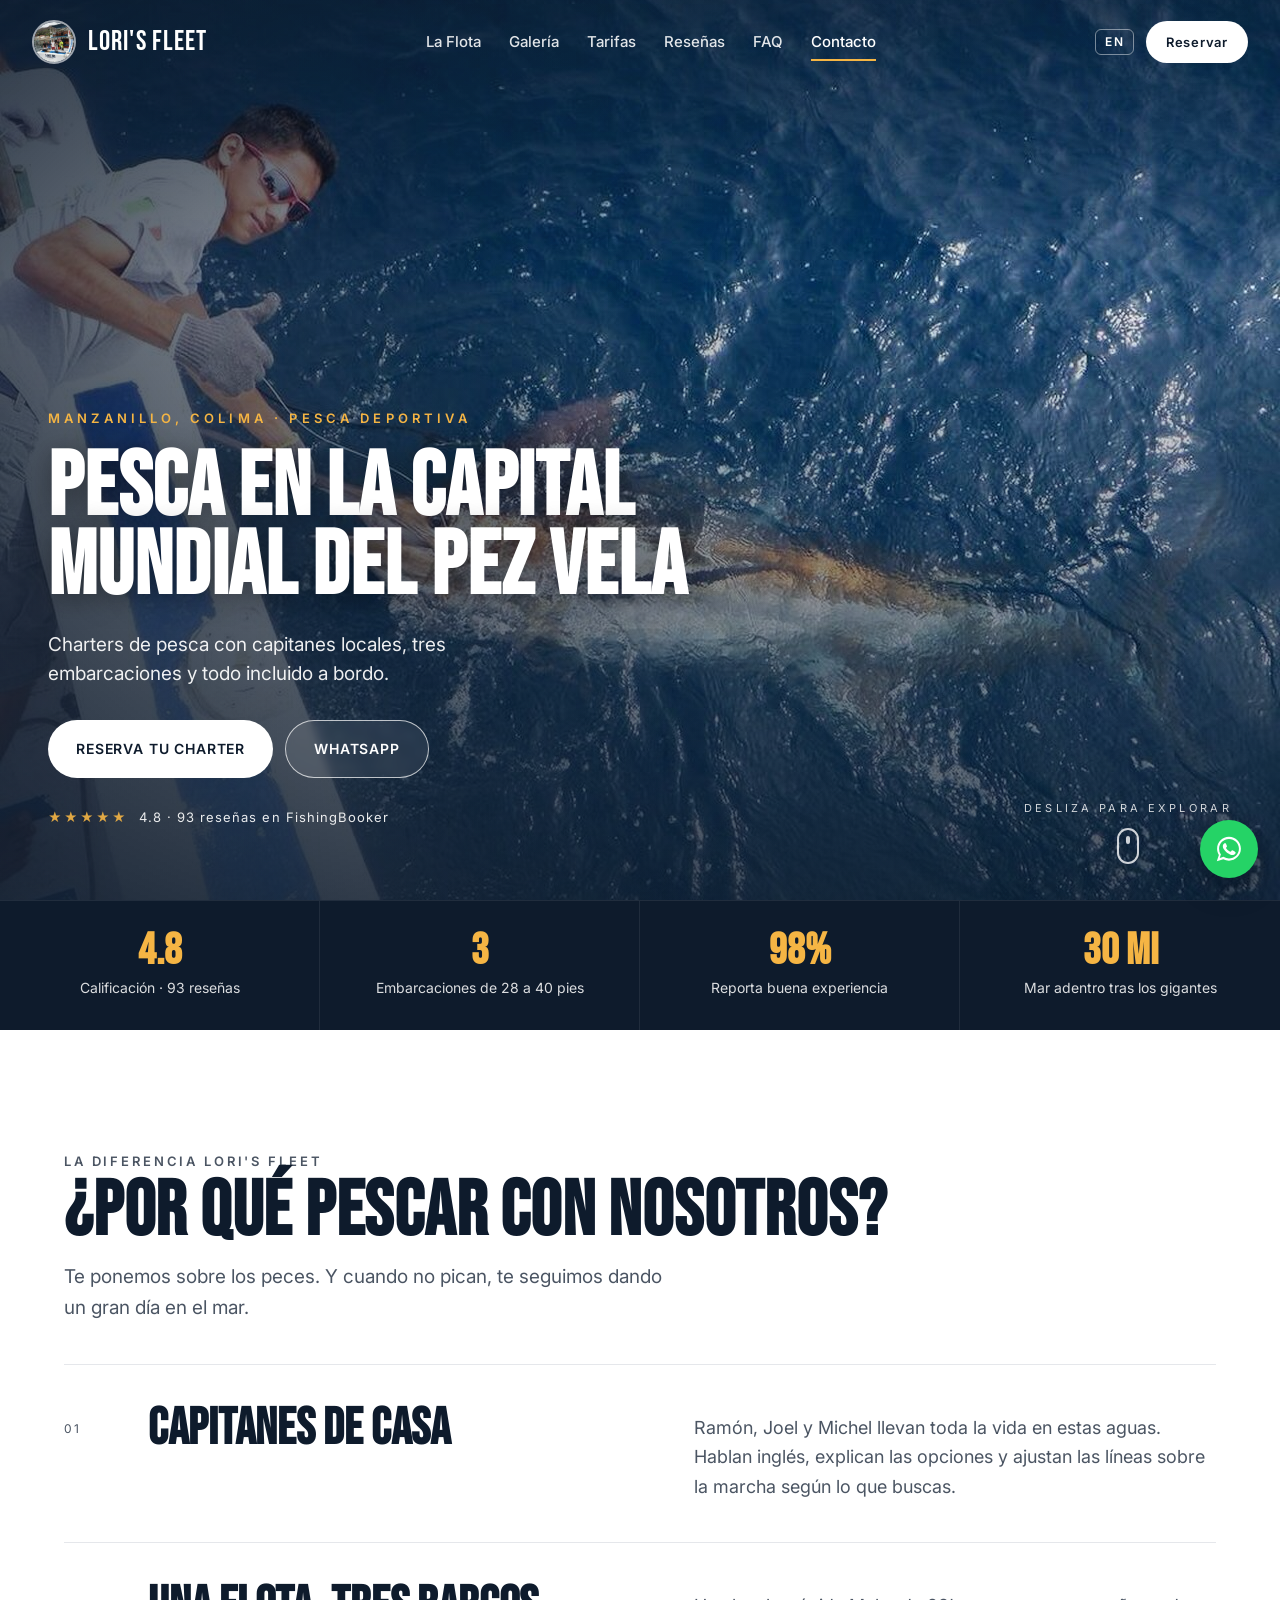
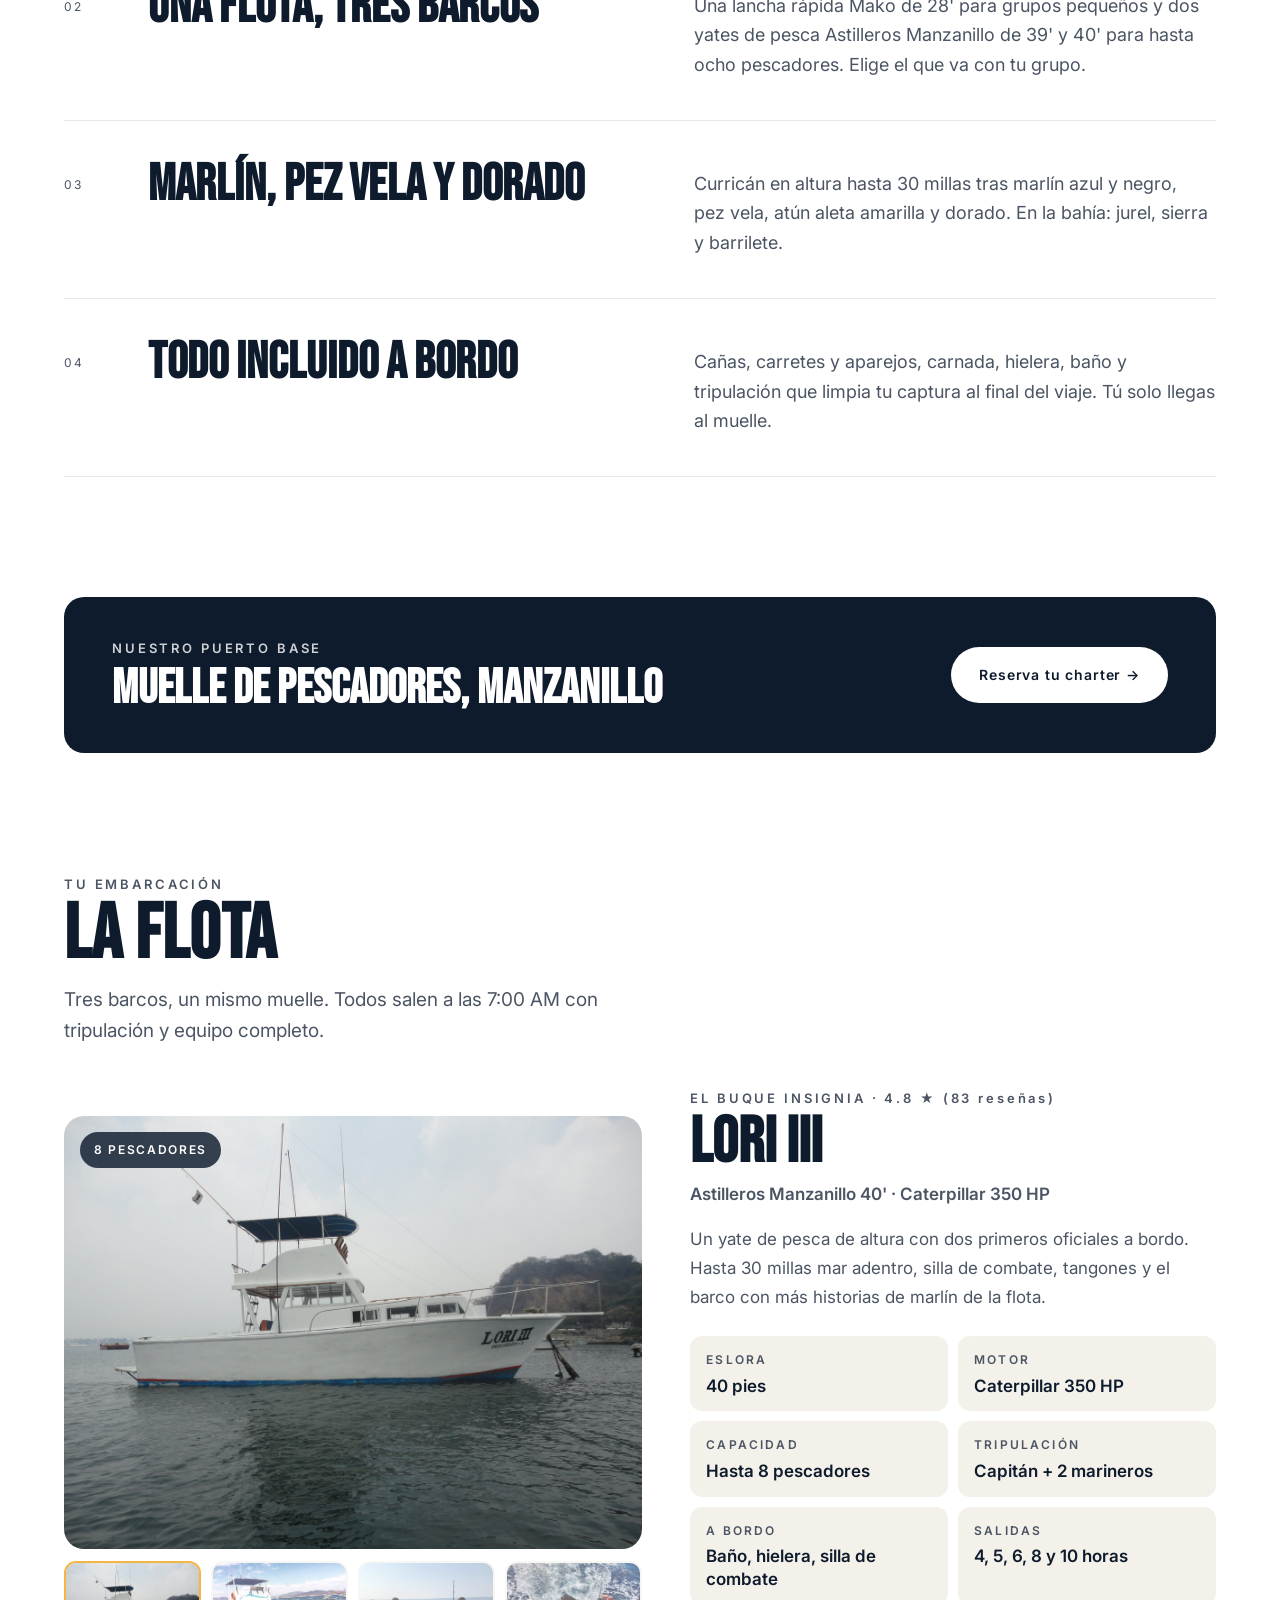
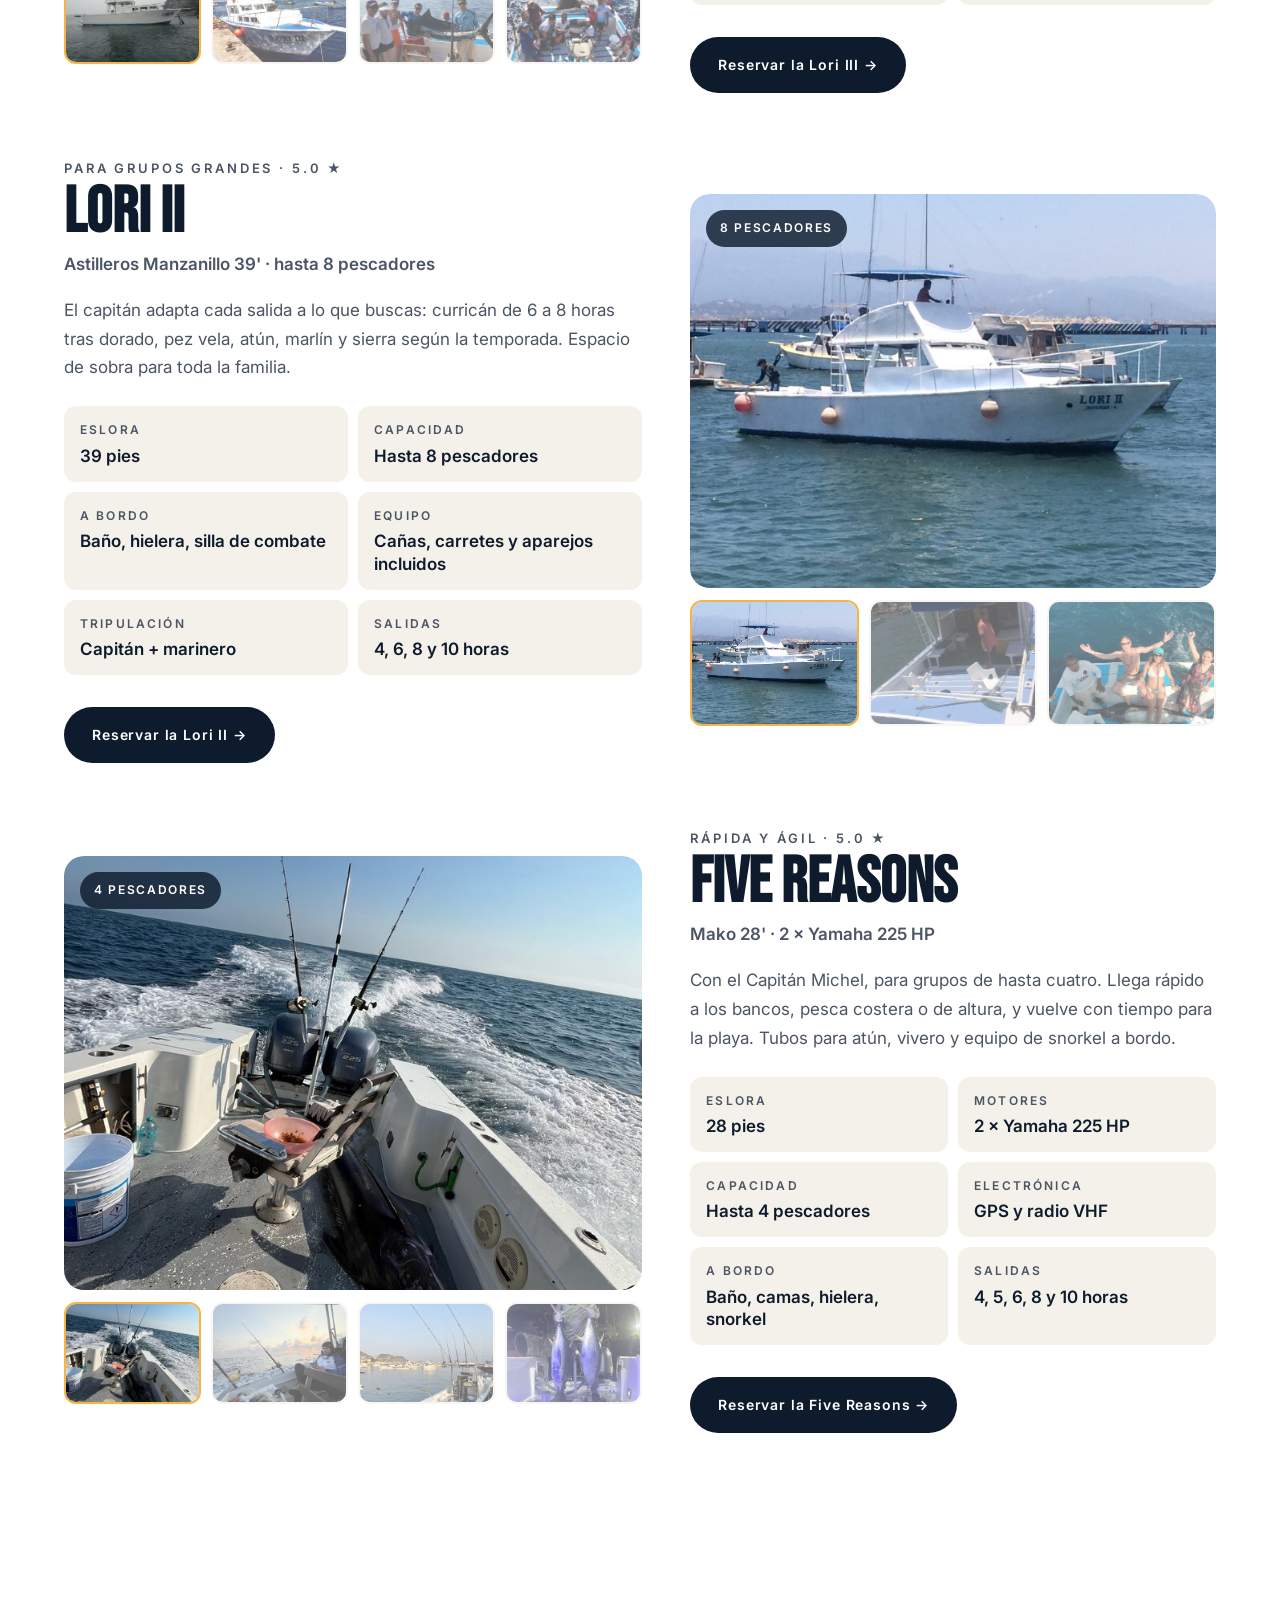
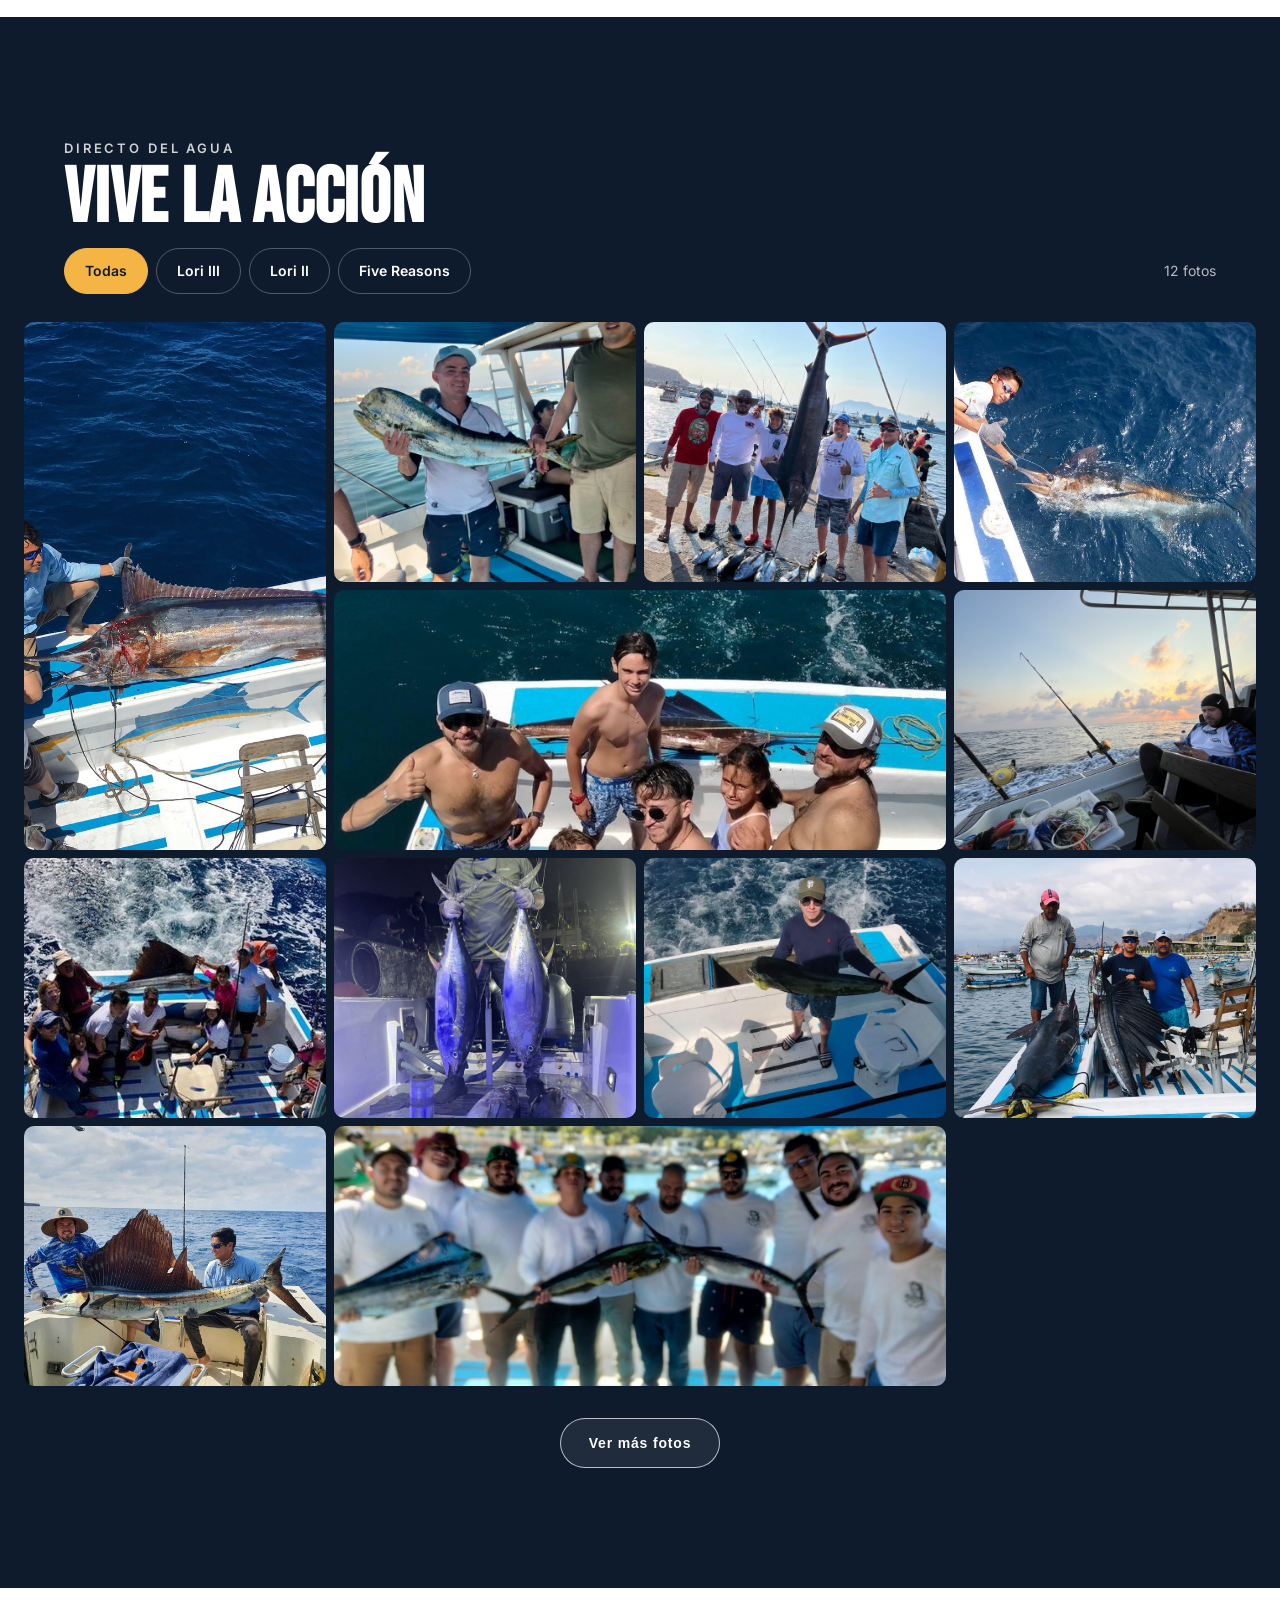
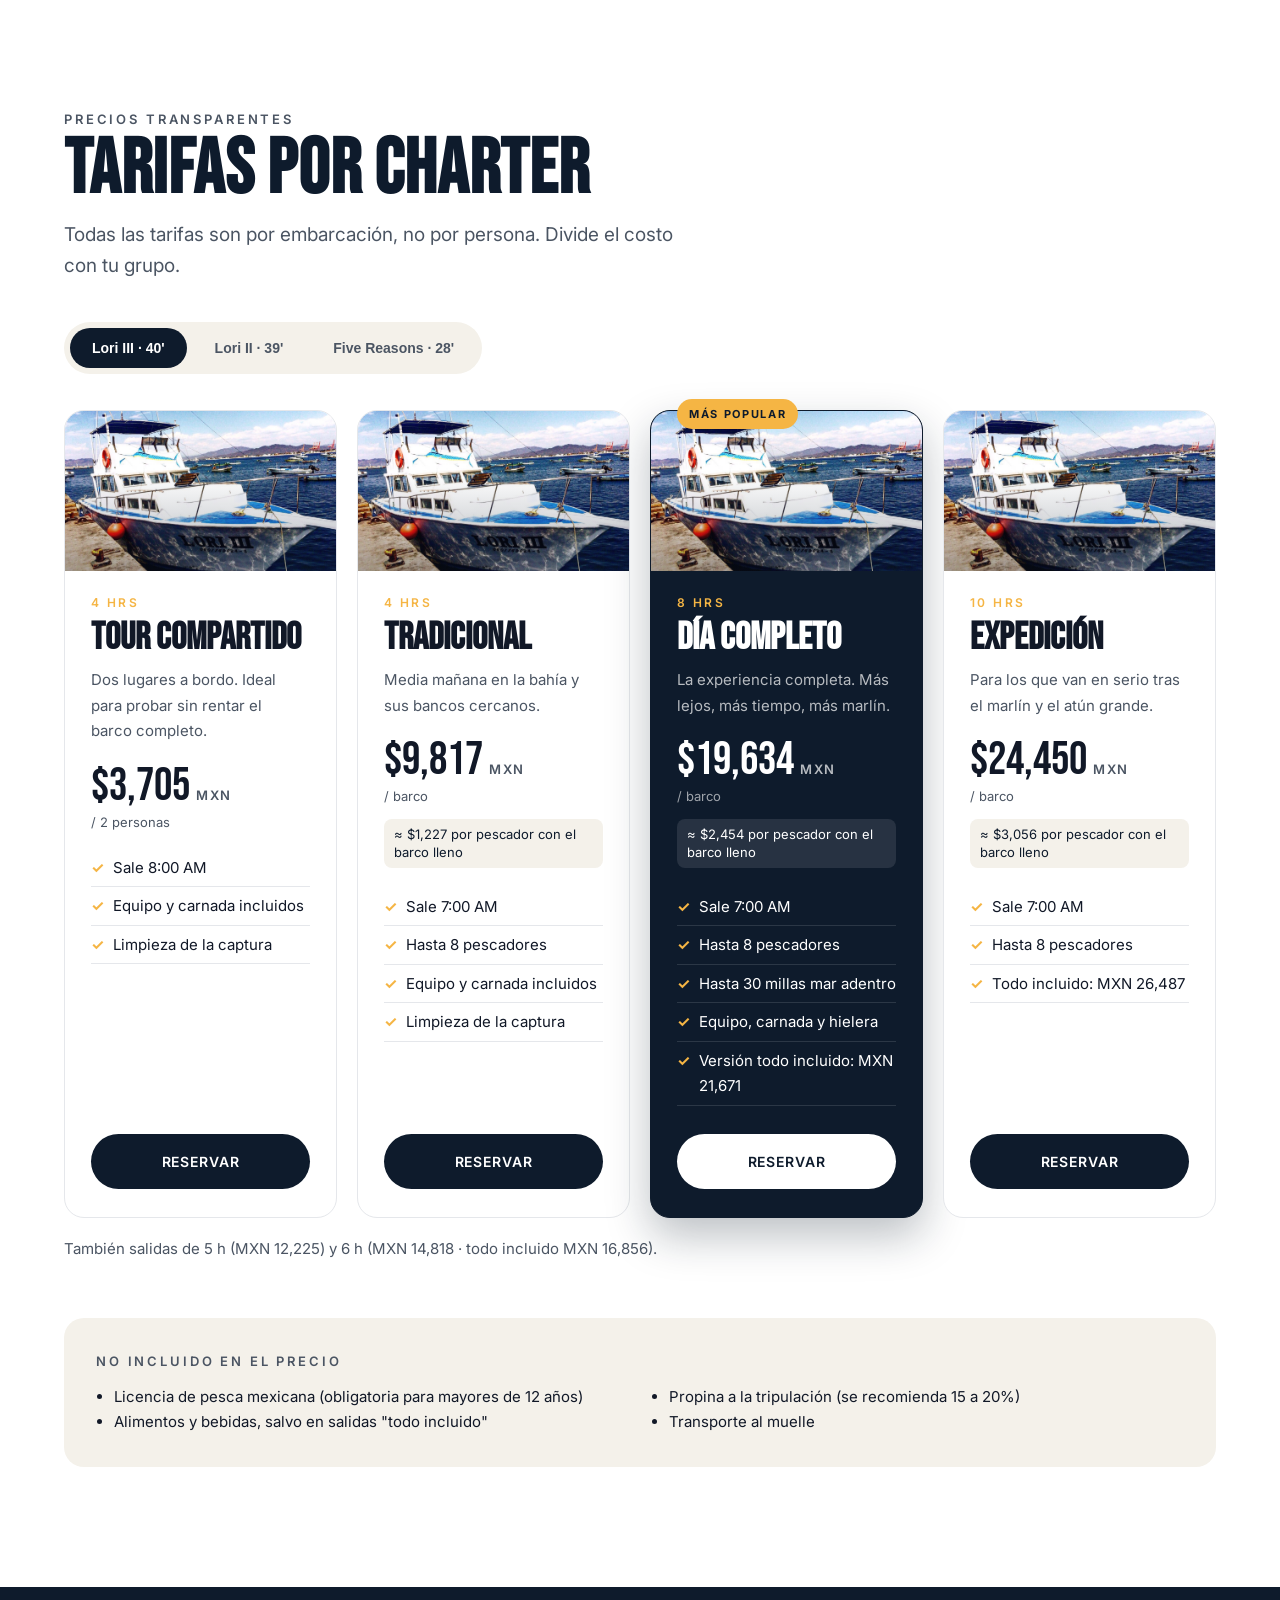
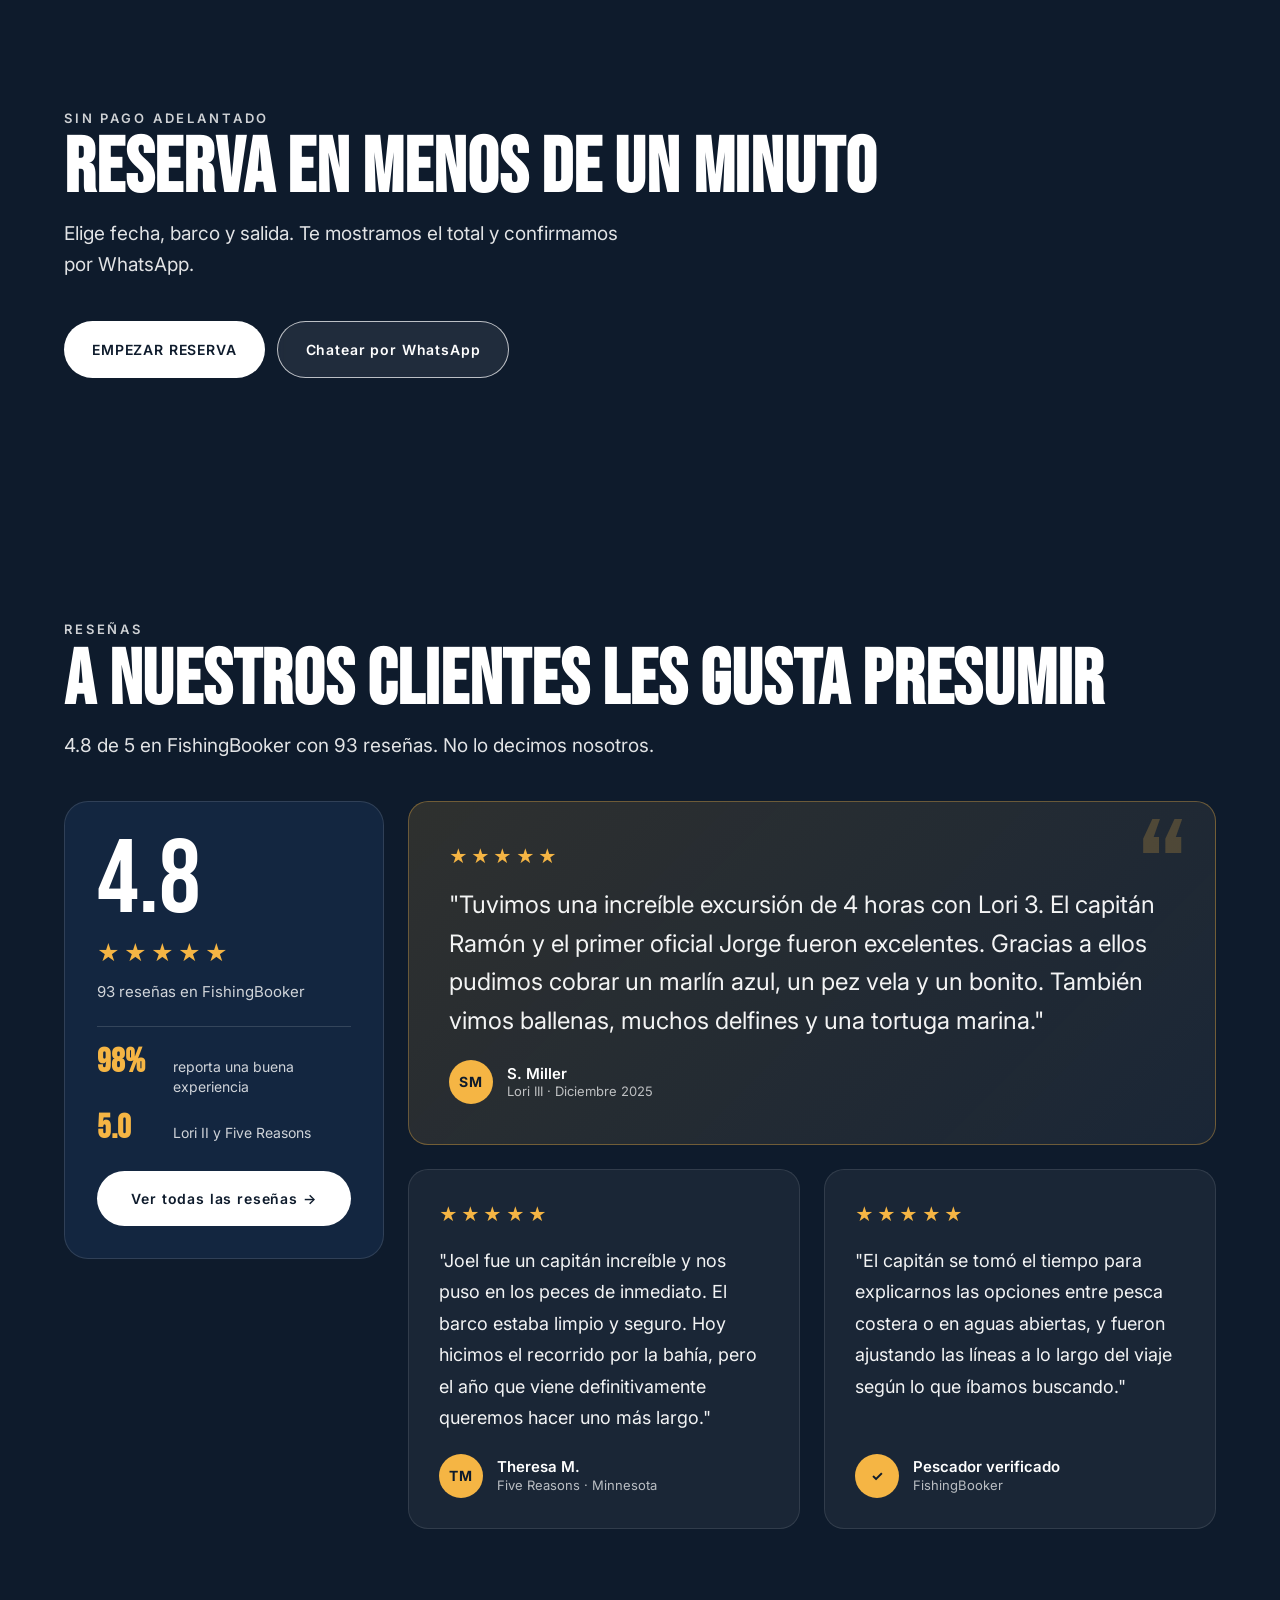
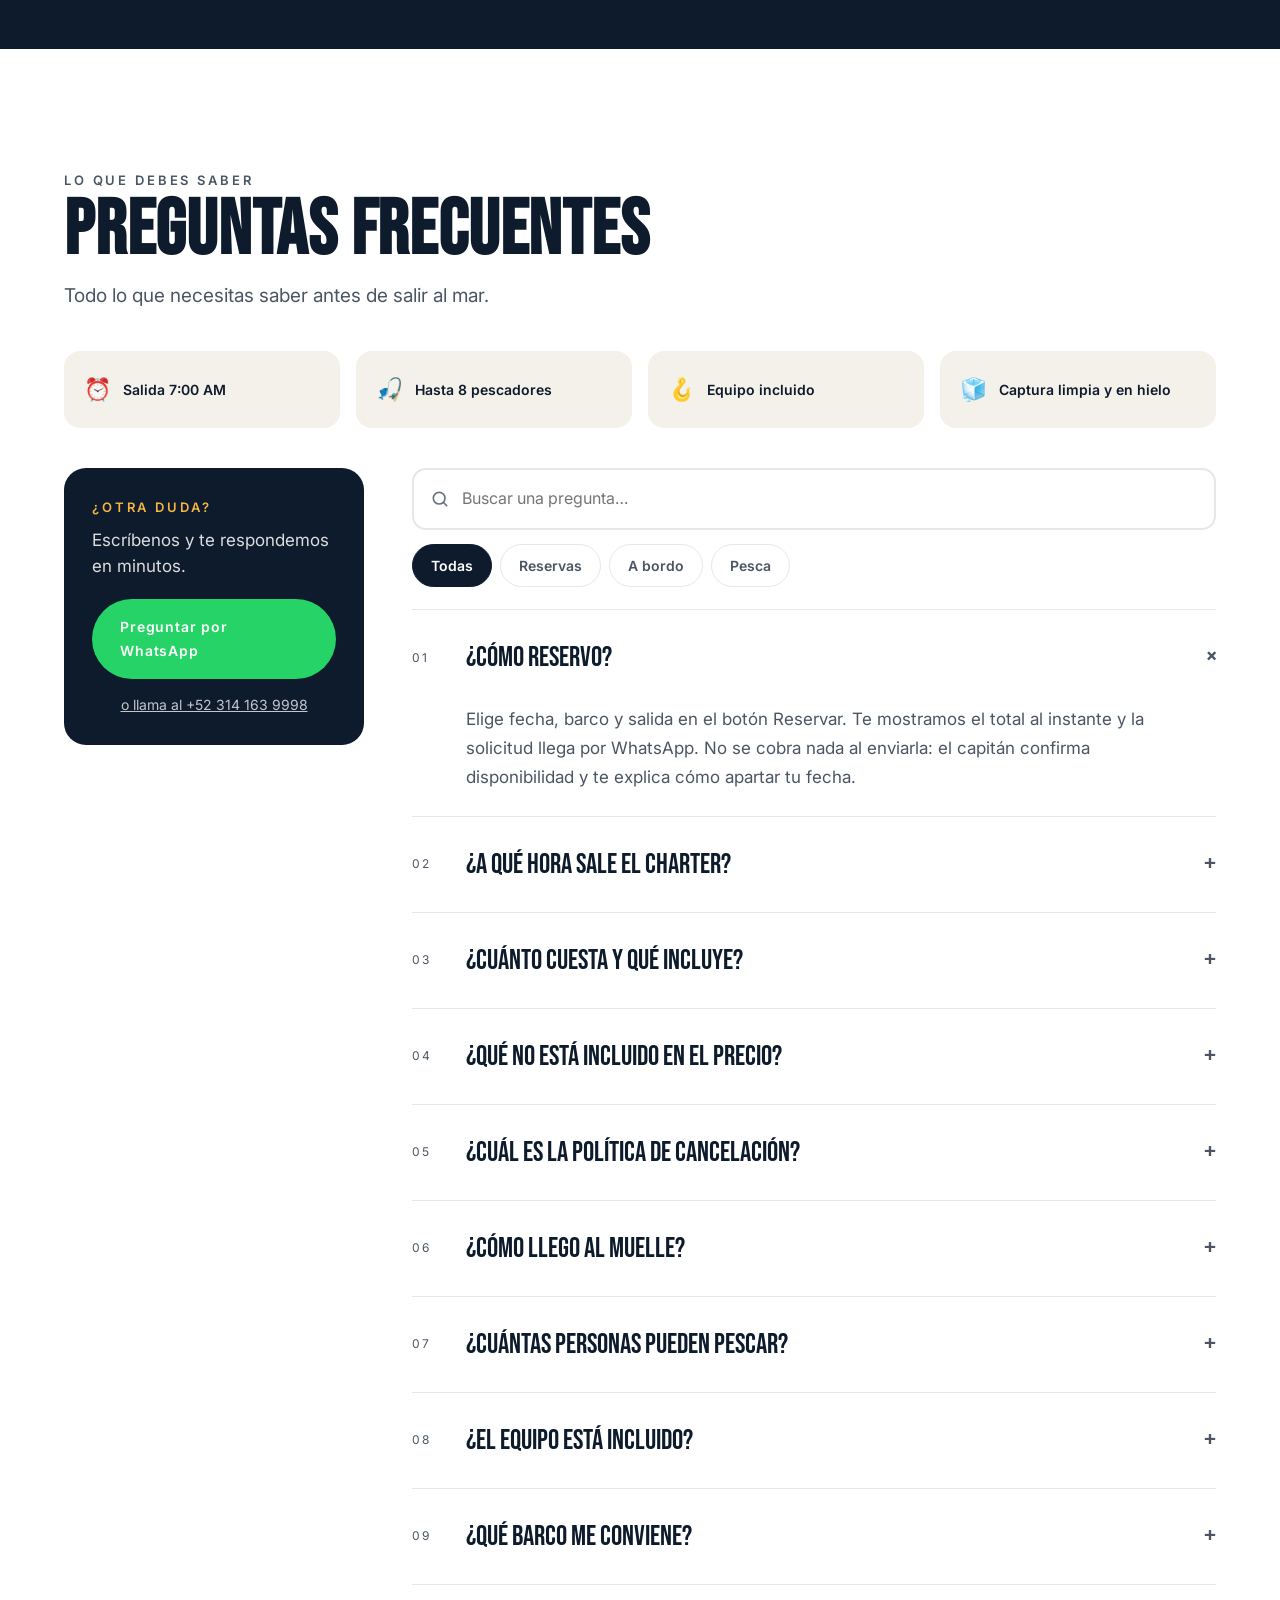
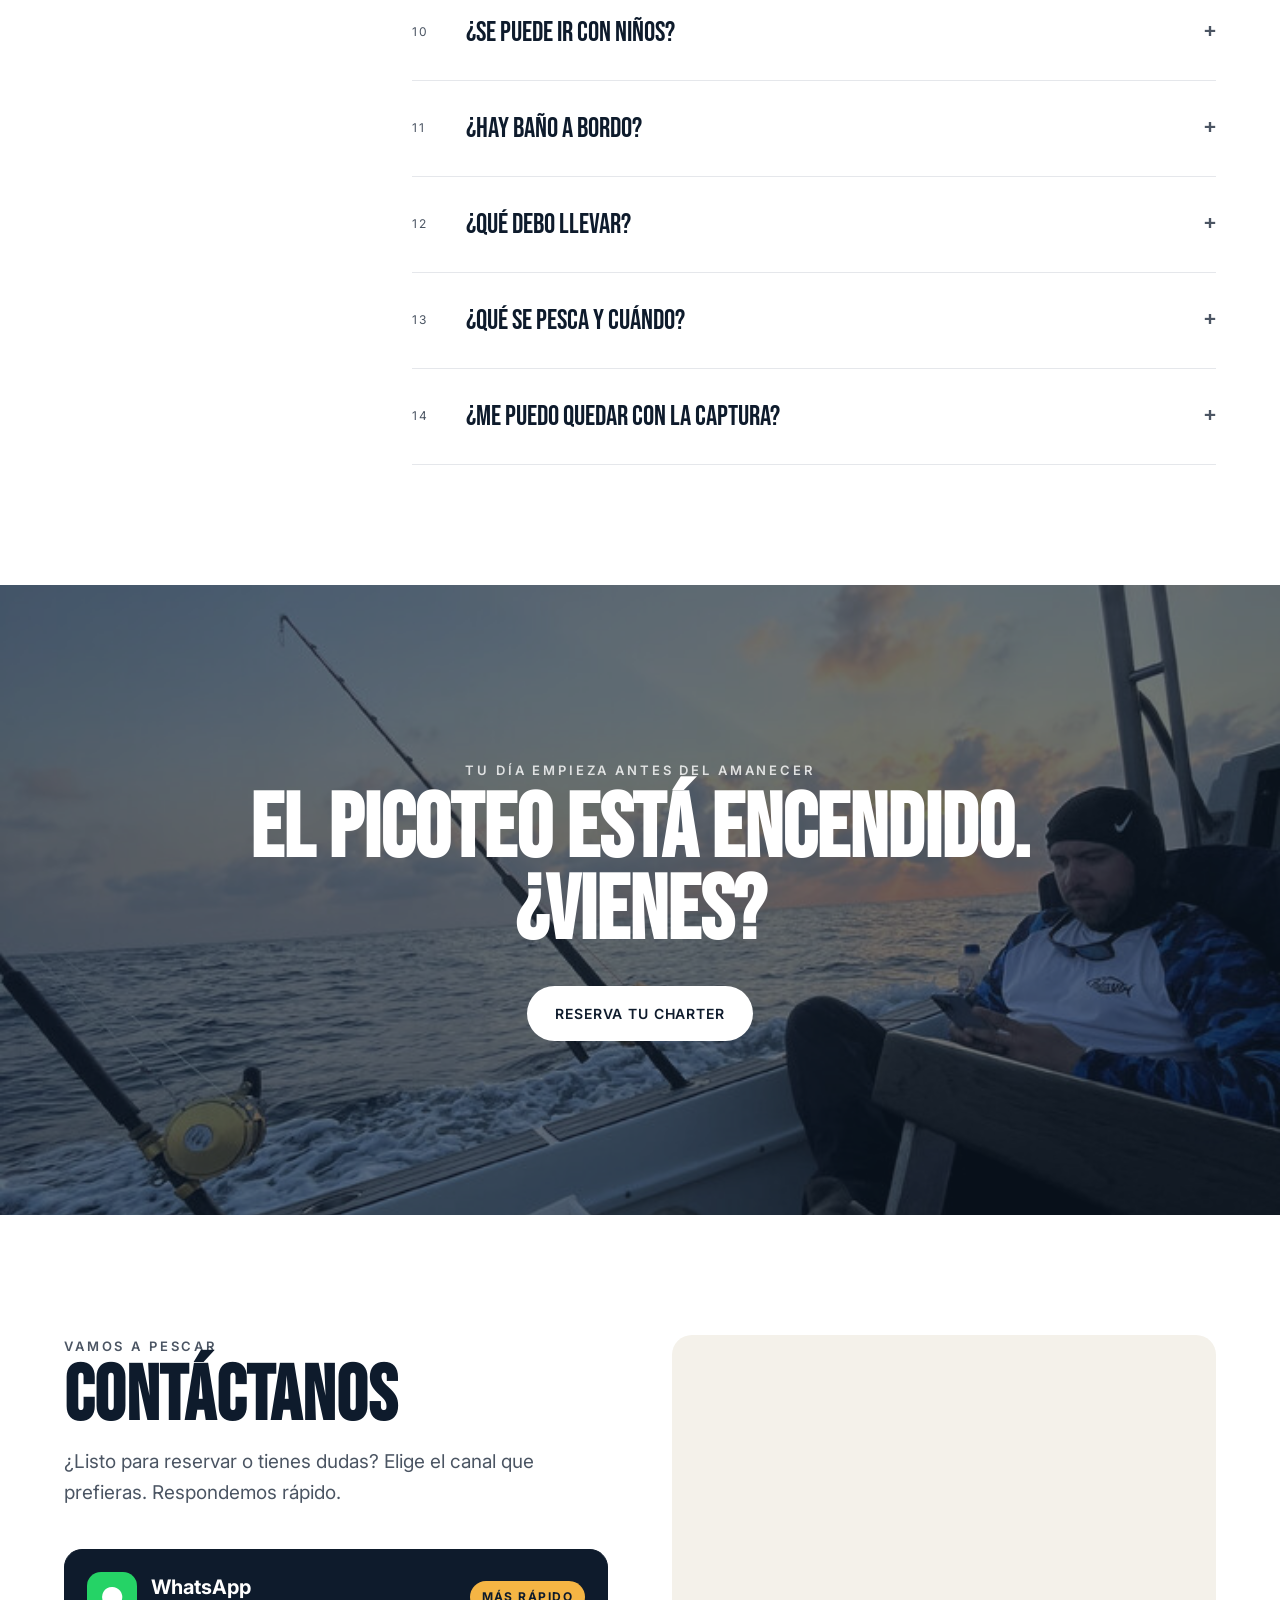
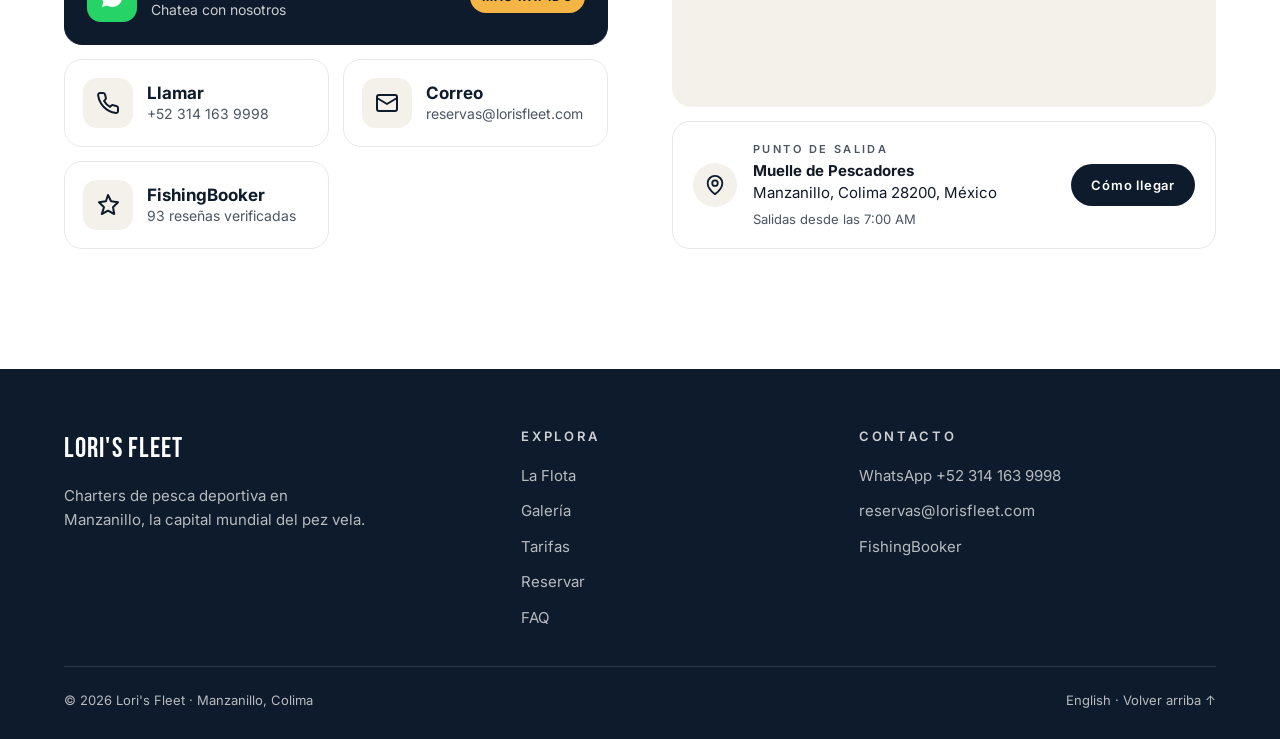
<file: index.html>
<!doctype html>
<html lang="es">
<head>
<meta charset="utf-8">
<meta name="viewport" content="width=device-width, initial-scale=1">
<title>Lori's Fleet — Pesca deportiva en Manzanillo</title>
<meta name="description" content="Charters de pesca deportiva en Manzanillo, Colima. Tres embarcaciones, capitanes con décadas en estas aguas y la Capital Mundial del Pez Vela a 30 minutos del muelle.">
<link rel="preconnect" href="https://fonts.googleapis.com">
<link rel="preconnect" href="https://fonts.gstatic.com" crossorigin>
<link href="https://fonts.googleapis.com/css2?family=Bebas+Neue&family=Inter:wght@400;500;600&display=swap" rel="stylesheet">
<link rel="alternate" hreflang="es" href="/">
<link rel="alternate" hreflang="en" href="/en/">
<link rel="alternate" hreflang="x-default" href="/">
<link rel="stylesheet" href="styles.css">
<script type="application/ld+json">{"@context": "https://schema.org", "@type": "FAQPage", "mainEntity": [{"@type": "Question", "name": "¿Cómo reservo?", "acceptedAnswer": {"@type": "Answer", "text": "Elige fecha, barco y salida en el botón Reservar. Te mostramos el total al instante y la solicitud llega por WhatsApp. No se cobra nada al enviarla: el capitán confirma disponibilidad y te explica cómo apartar tu fecha."}}, {"@type": "Question", "name": "¿A qué hora sale el charter?", "acceptedAnswer": {"@type": "Answer", "text": "Salimos a las 7:00 AM desde el Muelle de Pescadores. Los tours de 4 horas en bahía salen a las 8:00 AM. Regresamos según la duración contratada o cuando ya tengas tu captura."}}, {"@type": "Question", "name": "¿Cuánto cuesta y qué incluye?", "acceptedAnswer": {"@type": "Answer", "text": "Las tarifas son por embarcación, no por persona, así que puedes dividir el costo con tu grupo. Incluyen capitán, tripulación, equipo y carnada. Consulta la sección de tarifas para cada barco y duración."}}, {"@type": "Question", "name": "¿Qué no está incluido en el precio?", "acceptedAnswer": {"@type": "Answer", "text": "La licencia de pesca mexicana (obligatoria desde los 12 años), alimentos y bebidas (salvo en salidas \"todo incluido\"), la propina a la tripulación (se recomienda 15 a 20%) y el transporte al muelle."}}, {"@type": "Question", "name": "¿Cuál es la política de cancelación?", "acceptedAnswer": {"@type": "Answer", "text": "Si el capitán cancela por mal tiempo, reembolso completo o cambio de fecha. Para cancelaciones del cliente consúltanos al reservar."}}, {"@type": "Question", "name": "¿Cómo llego al muelle?", "acceptedAnswer": {"@type": "Answer", "text": "Salimos del Muelle de Pescadores, en Manzanillo, Colima. En la sección de contacto tienes el mapa y un botón para abrir las indicaciones en tu teléfono."}}, {"@type": "Question", "name": "¿Cuántas personas pueden pescar?", "acceptedAnswer": {"@type": "Answer", "text": "La Lori III y la Lori II llevan hasta 8 personas; la Five Reasons hasta 4. La regulación mexicana exige licencia de pesca a todos los pasajeros de 12 años o más, pesquen o no."}}, {"@type": "Question", "name": "¿El equipo está incluido?", "acceptedAnswer": {"@type": "Answer", "text": "Sí. Cañas, carretes, aparejos terminales y carnada van incluidos en todas las salidas. Puedes traer tu propio equipo si lo prefieres."}}, {"@type": "Question", "name": "¿Qué barco me conviene?", "acceptedAnswer": {"@type": "Answer", "text": "La Lori III es el buque insignia, ideal para ir hasta 30 millas mar adentro tras marlín y atún grande. La Lori II tiene espacio de sobra para grupos y familias. La Five Reasons es rápida y ágil, para grupos de hasta cuatro."}}, {"@type": "Question", "name": "¿Se puede ir con niños?", "acceptedAnswer": {"@type": "Answer", "text": "Sí. El capitán adapta la salida al grupo y la Lori II es la que más espacio ofrece para familias. Si viajas con niños pequeños, avísanos al reservar para recomendarte la salida y el barco."}}, {"@type": "Question", "name": "¿Hay baño a bordo?", "acceptedAnswer": {"@type": "Answer", "text": "Sí. La Lori III y la Lori II tienen baño y hielera; la Five Reasons cuenta con baño, camas, hielera y equipo de snorkel."}}, {"@type": "Question", "name": "¿Qué debo llevar?", "acceptedAnswer": {"@type": "Answer", "text": "Protector solar, gorra, lentes con protección y ropa ligera. Calzado de suela suave que no resbale y tu licencia de pesca. Si te mareas con facilidad, toma tu medicamento antes de salir."}}, {"@type": "Question", "name": "¿Qué se pesca y cuándo?", "acceptedAnswer": {"@type": "Answer", "text": "Pez vela casi todo el año; marlín azul y negro, dorado y atún aleta amarilla con fuerza de octubre a marzo. Dentro de la bahía: jurel, sierra, barrilete y pargo."}}, {"@type": "Question", "name": "¿Me puedo quedar con la captura?", "acceptedAnswer": {"@type": "Answer", "text": "Sí, siempre que sea legal. La tripulación la limpia al final del viaje. Pez vela y marlín se liberan, salvo que vengan heridos."}}]}</script>
</head>
<body>

<header class="nav" id="nav">
  <a href="#inicio" class="brand">
    <img src="assets/fotos-fishingbooker/perfil/perfil-01.jpg" alt="" class="brand-mark">
    <span class="brand-name">LORI'S FLEET</span>
  </a>
  <nav class="nav-links" id="navLinks">
    <a href="#flota">La Flota</a>
    <a href="#galeria">Galería</a>
    <a href="#tarifas">Tarifas</a>
    <a href="#resenas">Reseñas</a>
    <a href="#faq">FAQ</a>
    <a href="#contacto">Contacto</a>
  </nav>
  <div class="nav-right">
    <a href="en/" class="lang" hreflang="en" lang="en">EN</a>
    <a href="#reservar" class="btn btn-light btn-sm">Reservar</a>
    <button class="burger" id="burger" aria-label="Abrir menú" aria-expanded="false"><span></span><span></span><span></span></button>
  </div>
</header>

<!-- HERO -->
<section class="hero" id="inicio">
  <img src="assets/fotos-fishingbooker/lori3/lori3-13.jpg" alt="Marlín a un costado de la Lori III en aguas azules frente a Manzanillo" class="hero-img" fetchpriority="high">
  <div class="hero-shade"></div>
  <div class="hero-content">
    <p class="hero-eyebrow">MANZANILLO, COLIMA · PESCA DEPORTIVA</p>
    <h1 class="hero-title">PESCA EN LA CAPITAL<br>MUNDIAL DEL PEZ VELA</h1>
    <p class="hero-sub">Charters de pesca con capitanes locales, tres embarcaciones y todo incluido a bordo.</p>
    <div class="hero-cta">
      <a href="#reservar" class="btn btn-light">RESERVA TU CHARTER</a>
      <a href="https://wa.me/523141639998?text=Hola%2C%20quiero%20reservar%20un%20charter%20con%20Lori%27s%20Fleet" class="btn btn-ghost" target="_blank" rel="noopener">WHATSAPP</a>
    </div>
    <p class="hero-rating"><span class="stars">★★★★★</span> 4.8 · 93 reseñas en FishingBooker</p>
  </div>
  <div class="hero-scroll"><span>DESLIZA PARA EXPLORAR</span><i></i></div>
</section>

<!-- STATS STRIP -->
<section class="strip">
  <div class="strip-item"><strong>4.8</strong><span>Calificación · 93 reseñas</span></div>
  <div class="strip-item"><strong>3</strong><span>Embarcaciones de 28 a 40 pies</span></div>
  <div class="strip-item"><strong>98%</strong><span>Reporta buena experiencia</span></div>
  <div class="strip-item"><strong>30 mi</strong><span>Mar adentro tras los gigantes</span></div>
</section>

<!-- WHY -->
<section class="section why">
  <div class="wrap">
    <p class="eyebrow">LA DIFERENCIA LORI'S FLEET</p>
    <h2 class="h2">¿POR QUÉ PESCAR CON NOSOTROS?</h2>
    <p class="lead">Te ponemos sobre los peces. Y cuando no pican, te seguimos dando un gran día en el mar.</p>

    <ol class="why-list">
      <li>
        <span class="num">01</span>
        <h3>CAPITANES DE CASA</h3>
        <p>Ramón, Joel y Michel llevan toda la vida en estas aguas. Hablan inglés, explican las opciones y ajustan las líneas sobre la marcha según lo que buscas.</p>
      </li>
      <li>
        <span class="num">02</span>
        <h3>UNA FLOTA, TRES BARCOS</h3>
        <p>Una lancha rápida Mako de 28' para grupos pequeños y dos yates de pesca Astilleros Manzanillo de 39' y 40' para hasta ocho pescadores. Elige el que va con tu grupo.</p>
      </li>
      <li>
        <span class="num">03</span>
        <h3>MARLÍN, PEZ VELA Y DORADO</h3>
        <p>Curricán en altura hasta 30 millas tras marlín azul y negro, pez vela, atún aleta amarilla y dorado. En la bahía: jurel, sierra y barrilete.</p>
      </li>
      <li>
        <span class="num">04</span>
        <h3>TODO INCLUIDO A BORDO</h3>
        <p>Cañas, carretes y aparejos, carnada, hielera, baño y tripulación que limpia tu captura al final del viaje. Tú solo llegas al muelle.</p>
      </li>
    </ol>
  </div>
</section>

<!-- BANNER CTA -->
<section class="wrap">
  <div class="banner">
    <div>
      <p class="eyebrow light">NUESTRO PUERTO BASE</p>
      <h3 class="banner-title">MUELLE DE PESCADORES, MANZANILLO</h3>
    </div>
    <a href="#reservar" class="btn btn-light">Reserva tu charter →</a>
  </div>
</section>

<!-- FLEET -->
<section class="section" id="flota">
  <div class="wrap">
    <p class="eyebrow">TU EMBARCACIÓN</p>
    <h2 class="h2">LA FLOTA</h2>
    <p class="lead">Tres barcos, un mismo muelle. Todos salen a las 7:00 AM con tripulación y equipo completo.</p>
  </div>

  <article class="boat">
    <div class="boat-media"><div class="boat-img"><img src="assets/fotos-fishingbooker/lori3/lori3-05.jpg" alt="Lori III, yate de pesca de 40 pies" loading="lazy"><span class="boat-tag">8 pescadores</span></div><div class="thumbs"><button type="button" class="thumb active" data-src="assets/fotos-fishingbooker/lori3/lori3-05.jpg" aria-label="Foto 1"><img src="assets/fotos-fishingbooker/lori3/lori3-05.jpg" alt="" loading="lazy"></button><button type="button" class="thumb" data-src="assets/fotos-fishingbooker/lori3/lori3-04.jpg" aria-label="Foto 2"><img src="assets/fotos-fishingbooker/lori3/lori3-04.jpg" alt="" loading="lazy"></button><button type="button" class="thumb" data-src="assets/fotos-fishingbooker/lori3/lori3-10.jpg" aria-label="Foto 3"><img src="assets/fotos-fishingbooker/lori3/lori3-10.jpg" alt="" loading="lazy"></button><button type="button" class="thumb" data-src="assets/fotos-fishingbooker/lori3/lori3-12.jpg" aria-label="Foto 4"><img src="assets/fotos-fishingbooker/lori3/lori3-12.jpg" alt="" loading="lazy"></button></div></div>
    <div class="boat-body">
      <p class="eyebrow">EL BUQUE INSIGNIA · 4.8 ★ (83 reseñas)</p>
      <h3 class="h3">LORI III</h3>
      <p class="boat-sub">Astilleros Manzanillo 40' · Caterpillar 350 HP</p>
      <p>Un yate de pesca de altura con dos primeros oficiales a bordo. Hasta 30 millas mar adentro, silla de combate, tangones y el barco con más historias de marlín de la flota.</p>
      <dl class="specs">
        <div><dt>ESLORA</dt><dd>40 pies</dd></div>
        <div><dt>MOTOR</dt><dd>Caterpillar 350 HP</dd></div>
        <div><dt>CAPACIDAD</dt><dd>Hasta 8 pescadores</dd></div>
        <div><dt>TRIPULACIÓN</dt><dd>Capitán + 2 marineros</dd></div>
        <div><dt>A BORDO</dt><dd>Baño, hielera, silla de combate</dd></div>
        <div><dt>SALIDAS</dt><dd>4, 5, 6, 8 y 10 horas</dd></div>
      </dl>
      <a href="#reservar" class="btn btn-dark" data-boat="lori3">Reservar la Lori III →</a>
    </div>
  </article>

  <article class="boat reverse">
    <div class="boat-media"><div class="boat-img"><img src="assets/fotos-fishingbooker/lori2/lori2-03.jpg" alt="Lori II, yate de pesca de 39 pies" loading="lazy"><span class="boat-tag">8 pescadores</span></div><div class="thumbs"><button type="button" class="thumb active" data-src="assets/fotos-fishingbooker/lori2/lori2-03.jpg" aria-label="Foto 1"><img src="assets/fotos-fishingbooker/lori2/lori2-03.jpg" alt="" loading="lazy"></button><button type="button" class="thumb" data-src="assets/fotos-fishingbooker/lori2/lori2-02.jpg" aria-label="Foto 2"><img src="assets/fotos-fishingbooker/lori2/lori2-02.jpg" alt="" loading="lazy"></button><button type="button" class="thumb" data-src="assets/fotos-fishingbooker/lori2/lori2-01.jpg" aria-label="Foto 3"><img src="assets/fotos-fishingbooker/lori2/lori2-01.jpg" alt="" loading="lazy"></button></div></div>
    <div class="boat-body">
      <p class="eyebrow">PARA GRUPOS GRANDES · 5.0 ★</p>
      <h3 class="h3">LORI II</h3>
      <p class="boat-sub">Astilleros Manzanillo 39' · hasta 8 pescadores</p>
      <p>El capitán adapta cada salida a lo que buscas: curricán de 6 a 8 horas tras dorado, pez vela, atún, marlín y sierra según la temporada. Espacio de sobra para toda la familia.</p>
      <dl class="specs">
        <div><dt>ESLORA</dt><dd>39 pies</dd></div>
        <div><dt>CAPACIDAD</dt><dd>Hasta 8 pescadores</dd></div>
        <div><dt>A BORDO</dt><dd>Baño, hielera, silla de combate</dd></div>
        <div><dt>EQUIPO</dt><dd>Cañas, carretes y aparejos incluidos</dd></div>
        <div><dt>TRIPULACIÓN</dt><dd>Capitán + marinero</dd></div>
        <div><dt>SALIDAS</dt><dd>4, 6, 8 y 10 horas</dd></div>
      </dl>
      <a href="#reservar" class="btn btn-dark" data-boat="lori2">Reservar la Lori II →</a>
    </div>
  </article>

  <article class="boat">
    <div class="boat-media"><div class="boat-img"><img src="assets/fotos-fishingbooker/five-reasons/five-reasons-06.jpg" alt="Five Reasons, lancha Mako de 28 pies navegando" loading="lazy"><span class="boat-tag">4 pescadores</span></div><div class="thumbs"><button type="button" class="thumb active" data-src="assets/fotos-fishingbooker/five-reasons/five-reasons-06.jpg" aria-label="Foto 1"><img src="assets/fotos-fishingbooker/five-reasons/five-reasons-06.jpg" alt="" loading="lazy"></button><button type="button" class="thumb" data-src="assets/fotos-fishingbooker/five-reasons/five-reasons-03.jpg" aria-label="Foto 2"><img src="assets/fotos-fishingbooker/five-reasons/five-reasons-03.jpg" alt="" loading="lazy"></button><button type="button" class="thumb" data-src="assets/fotos-fishingbooker/five-reasons/five-reasons-04.jpg" aria-label="Foto 3"><img src="assets/fotos-fishingbooker/five-reasons/five-reasons-04.jpg" alt="" loading="lazy"></button><button type="button" class="thumb" data-src="assets/fotos-fishingbooker/five-reasons/five-reasons-11.jpg" aria-label="Foto 4"><img src="assets/fotos-fishingbooker/five-reasons/five-reasons-11.jpg" alt="" loading="lazy"></button></div></div>
    <div class="boat-body">
      <p class="eyebrow">RÁPIDA Y ÁGIL · 5.0 ★</p>
      <h3 class="h3">FIVE REASONS</h3>
      <p class="boat-sub">Mako 28' · 2 × Yamaha 225 HP</p>
      <p>Con el Capitán Michel, para grupos de hasta cuatro. Llega rápido a los bancos, pesca costera o de altura, y vuelve con tiempo para la playa. Tubos para atún, vivero y equipo de snorkel a bordo.</p>
      <dl class="specs">
        <div><dt>ESLORA</dt><dd>28 pies</dd></div>
        <div><dt>MOTORES</dt><dd>2 × Yamaha 225 HP</dd></div>
        <div><dt>CAPACIDAD</dt><dd>Hasta 4 pescadores</dd></div>
        <div><dt>ELECTRÓNICA</dt><dd>GPS y radio VHF</dd></div>
        <div><dt>A BORDO</dt><dd>Baño, camas, hielera, snorkel</dd></div>
        <div><dt>SALIDAS</dt><dd>4, 5, 6, 8 y 10 horas</dd></div>
      </dl>
      <a href="#reservar" class="btn btn-dark" data-boat="five">Reservar la Five Reasons →</a>
    </div>
  </article>
</section>

<!-- GALLERY -->
<section class="section dark" id="galeria">
  <div class="wrap">
    <p class="eyebrow light">DIRECTO DEL AGUA</p>
    <h2 class="h2 light">VIVE LA ACCIÓN</h2>
  </div>
  <div class="wrap g-bar">
    <div class="g-filters" role="group">
      <button type="button" class="g-chip active" data-f="all">Todas</button>
      <button type="button" class="g-chip" data-f="lori3">Lori III</button>
      <button type="button" class="g-chip" data-f="lori2">Lori II</button>
      <button type="button" class="g-chip" data-f="five">Five Reasons</button>
    </div>
    <p class="g-count" id="gCount" aria-live="polite"></p>
  </div>
  <div class="gallery" id="gallery">
    <a href="assets/fotos-fishingbooker/lori3/lori3-11.jpg" data-boat="lori3" class="g-item tall"><img src="assets/fotos-fishingbooker/lori3/lori3-11.jpg" alt="Marlín saltando junto al barco" loading="lazy"></a>
    <a href="assets/fotos-fishingbooker/lori2/lori2-07.jpg" data-boat="lori2" class="g-item"><img src="assets/fotos-fishingbooker/lori2/lori2-07.jpg" alt="Pescador con dorado a bordo de la Lori II" loading="lazy"></a>
    <a href="assets/fotos-fishingbooker/five-reasons/five-reasons-13.jpg" data-boat="five" class="g-item"><img src="assets/fotos-fishingbooker/five-reasons/five-reasons-13.jpg" alt="Grupo con pez vela en el muelle" loading="lazy"></a>
    <a href="assets/fotos-fishingbooker/lori3/lori3-13.jpg" data-boat="lori3" class="g-item"><img src="assets/fotos-fishingbooker/lori3/lori3-13.jpg" alt="Liberando un pez vela" loading="lazy"></a>
    <a href="assets/fotos-fishingbooker/lori2/lori2-04.jpg" data-boat="lori2" class="g-item wide"><img src="assets/fotos-fishingbooker/lori2/lori2-04.jpg" alt="Grupo celebrando la captura" loading="lazy"></a>
    <a href="assets/fotos-fishingbooker/five-reasons/five-reasons-03.jpg" data-boat="five" class="g-item"><img src="assets/fotos-fishingbooker/five-reasons/five-reasons-03.jpg" alt="Amanecer con las cañas listas" loading="lazy"></a>
    <a href="assets/fotos-fishingbooker/lori3/lori3-12.jpg" data-boat="lori3" class="g-item"><img src="assets/fotos-fishingbooker/lori3/lori3-12.jpg" alt="Vista aérea de la Lori III con pescadores" loading="lazy"></a>
    <a href="assets/fotos-fishingbooker/five-reasons/five-reasons-11.jpg" data-boat="five" class="g-item"><img src="assets/fotos-fishingbooker/five-reasons/five-reasons-11.jpg" alt="Atunes aleta amarilla de noche" loading="lazy"></a>
    <a href="assets/fotos-fishingbooker/lori2/lori2-10.jpg" data-boat="lori2" class="g-item"><img src="assets/fotos-fishingbooker/lori2/lori2-10.jpg" alt="Pescador levantando un dorado" loading="lazy"></a>
    <a href="assets/fotos-fishingbooker/lori3/lori3-01.jpg" data-boat="lori3" class="g-item"><img src="assets/fotos-fishingbooker/lori3/lori3-01.jpg" alt="Tripulación con la captura del día" loading="lazy"></a>
    <a href="assets/fotos-fishingbooker/five-reasons/five-reasons-12.jpg" data-boat="five" class="g-item"><img src="assets/fotos-fishingbooker/five-reasons/five-reasons-12.jpg" alt="Capitán con pez vela" loading="lazy"></a>
    <a href="assets/fotos-fishingbooker/lori2/lori2-05.jpg" data-boat="lori2" class="g-item wide"><img src="assets/fotos-fishingbooker/lori2/lori2-05.jpg" alt="Grupo completo con pez vela en el muelle" loading="lazy"></a>
    <a href="assets/fotos-fishingbooker/lori3/lori3-09.jpg" data-boat="lori3" class="g-item extra"><img src="assets/fotos-fishingbooker/lori3/lori3-09.jpg" alt="Pescadores en la popa de la Lori III" loading="lazy"></a>
    <a href="assets/fotos-fishingbooker/lori3/lori3-10.jpg" data-boat="lori3" class="g-item extra wide"><img src="assets/fotos-fishingbooker/lori3/lori3-10.jpg" alt="Grupo con pez vela a bordo de la Lori III" loading="lazy"></a>
    <a href="assets/fotos-fishingbooker/lori3/lori3-07.jpg" data-boat="lori3" class="g-item extra"><img src="assets/fotos-fishingbooker/lori3/lori3-07.jpg" alt="Grupo disfrutando el día a bordo" loading="lazy"></a>
    <a href="assets/fotos-fishingbooker/lori3/lori3-04.jpg" data-boat="lori3" class="g-item extra"><img src="assets/fotos-fishingbooker/lori3/lori3-04.jpg" alt="Lori III atracada en el muelle" loading="lazy"></a>
    <a href="assets/fotos-fishingbooker/five-reasons/five-reasons-01.jpg" data-boat="five" class="g-item extra tall"><img src="assets/fotos-fishingbooker/five-reasons/five-reasons-01.jpg" alt="Pescador con un dorado a bordo" loading="lazy"></a>
    <a href="assets/fotos-fishingbooker/five-reasons/five-reasons-04.jpg" data-boat="five" class="g-item extra"><img src="assets/fotos-fishingbooker/five-reasons/five-reasons-04.jpg" alt="Five Reasons con las cañas listas" loading="lazy"></a>
    <a href="assets/fotos-fishingbooker/five-reasons/five-reasons-06.jpg" data-boat="five" class="g-item extra"><img src="assets/fotos-fishingbooker/five-reasons/five-reasons-06.jpg" alt="Five Reasons rumbo a los bancos" loading="lazy"></a>
    <a href="assets/fotos-fishingbooker/five-reasons/five-reasons-10.jpg" data-boat="five" class="g-item extra"><img src="assets/fotos-fishingbooker/five-reasons/five-reasons-10.jpg" alt="Estela de la Five Reasons al regresar" loading="lazy"></a>
    <a href="assets/fotos-fishingbooker/lori2/lori2-01.jpg" data-boat="lori2" class="g-item extra"><img src="assets/fotos-fishingbooker/lori2/lori2-01.jpg" alt="Pareja celebrando a bordo de la Lori II" loading="lazy"></a>
    <a href="assets/fotos-fishingbooker/lori2/lori2-02.jpg" data-boat="lori2" class="g-item extra"><img src="assets/fotos-fishingbooker/lori2/lori2-02.jpg" alt="Lori II en el muelle" loading="lazy"></a>
    <a href="assets/fotos-fishingbooker/lori2/lori2-03.jpg" data-boat="lori2" class="g-item extra wide"><img src="assets/fotos-fishingbooker/lori2/lori2-03.jpg" alt="Lori II frente a Manzanillo" loading="lazy"></a>
  </div>
  <div class="wrap g-more"><button type="button" class="btn btn-ghost" id="gMore" data-more="Ver más fotos" data-less="Ver menos">Ver más fotos</button></div>
</section>

<!-- PRICING -->
<section class="section" id="tarifas">
  <div class="wrap">
    <p class="eyebrow">PRECIOS TRANSPARENTES</p>
    <h2 class="h2">TARIFAS POR CHARTER</h2>
    <p class="lead">Todas las tarifas son por embarcación, no por persona. Divide el costo con tu grupo.</p>

    <div class="tabs" role="tablist">
      <button class="tab active" role="tab" data-tab="lori3">Lori III · 40'</button>
      <button class="tab" role="tab" data-tab="lori2">Lori II · 39'</button>
      <button class="tab" role="tab" data-tab="five">Five Reasons · 28'</button>
    </div>

    <div class="panel active" data-panel="lori3">
      <div class="cards">
        <div class="card">
          <div class="card-img"><img src="assets/fotos-fishingbooker/lori3/lori3-04.jpg" alt="Lori III" loading="lazy"></div>
          <p class="card-hrs">4 HRS</p><h3>TOUR COMPARTIDO</h3>
          <p class="card-desc">Dos lugares a bordo. Ideal para probar sin rentar el barco completo.</p>
          <p class="price">MXN 3,705<small>/ 2 personas</small></p>
          <ul><li>Sale 8:00 AM</li><li>Equipo y carnada incluidos</li><li>Limpieza de la captura</li></ul>
          <a href="#reservar" class="btn btn-dark btn-block">RESERVAR</a>
        </div>
        <div class="card">
          <div class="card-img"><img src="assets/fotos-fishingbooker/lori3/lori3-04.jpg" alt="Lori III" loading="lazy"></div>
          <p class="card-hrs">4 HRS</p><h3>TRADICIONAL</h3>
          <p class="card-desc">Media mañana en la bahía y sus bancos cercanos.</p>
          <p class="price">MXN 9,817<small>/ barco</small></p>
          <ul><li>Sale 7:00 AM</li><li>Hasta 8 pescadores</li><li>Equipo y carnada incluidos</li><li>Limpieza de la captura</li></ul>
          <a href="#reservar" class="btn btn-dark btn-block">RESERVAR</a>
        </div>
        <div class="card featured">
          <span class="badge">MÁS POPULAR</span>
          <div class="card-img"><img src="assets/fotos-fishingbooker/lori3/lori3-04.jpg" alt="Lori III" loading="lazy"></div>
          <p class="card-hrs">8 HRS</p><h3>DÍA COMPLETO</h3>
          <p class="card-desc">La experiencia completa. Más lejos, más tiempo, más marlín.</p>
          <p class="price">MXN 19,634<small>/ barco</small></p>
          <ul><li>Sale 7:00 AM</li><li>Hasta 8 pescadores</li><li>Hasta 30 millas mar adentro</li><li>Equipo, carnada y hielera</li><li>Versión todo incluido: MXN 21,671</li></ul>
          <a href="#reservar" class="btn btn-light btn-block">RESERVAR</a>
        </div>
        <div class="card">
          <div class="card-img"><img src="assets/fotos-fishingbooker/lori3/lori3-04.jpg" alt="Lori III" loading="lazy"></div>
          <p class="card-hrs">10 HRS</p><h3>EXPEDICIÓN</h3>
          <p class="card-desc">Para los que van en serio tras el marlín y el atún grande.</p>
          <p class="price">MXN 24,450<small>/ barco</small></p>
          <ul><li>Sale 7:00 AM</li><li>Hasta 8 pescadores</li><li>Todo incluido: MXN 26,487</li></ul>
          <a href="#reservar" class="btn btn-dark btn-block">RESERVAR</a>
        </div>
      </div>
      <p class="note">También salidas de 5 h (MXN 12,225) y 6 h (MXN 14,818 · todo incluido MXN 16,856).</p>
    </div>

    <div class="panel" data-panel="lori2">
      <div class="cards">
        <div class="card">
          <div class="card-img"><img src="assets/fotos-fishingbooker/lori2/lori2-02.jpg" alt="Lori II" loading="lazy"></div>
          <p class="card-hrs">4 HRS</p><h3>BAHÍA</h3>
          <p class="card-desc">Pesca costera para toda la familia.</p>
          <p class="price">MXN 9,261<small>/ barco</small></p>
          <ul><li>Sale 7:00 AM</li><li>Hasta 8 pescadores</li><li>Equipo incluido</li></ul>
          <a href="#reservar" class="btn btn-dark btn-block">RESERVAR</a>
        </div>
        <div class="card">
          <div class="card-img"><img src="assets/fotos-fishingbooker/lori2/lori2-02.jpg" alt="Lori II" loading="lazy"></div>
          <p class="card-hrs">6 HRS</p><h3>MEDIA JORNADA</h3>
          <p class="card-desc">Curricán en altura con tiempo de regresar a comer.</p>
          <p class="price">MXN 13,892<small>/ barco</small></p>
          <ul><li>Sale 7:00 AM</li><li>Hasta 8 pescadores</li><li>Equipo incluido</li></ul>
          <a href="#reservar" class="btn btn-dark btn-block">RESERVAR</a>
        </div>
        <div class="card featured">
          <span class="badge">MÁS POPULAR</span>
          <div class="card-img"><img src="assets/fotos-fishingbooker/lori2/lori2-02.jpg" alt="Lori II" loading="lazy"></div>
          <p class="card-hrs">8 HRS</p><h3>DÍA COMPLETO</h3>
          <p class="card-desc">Dorado, pez vela, atún y marlín según la temporada.</p>
          <p class="price">MXN 18,523<small>/ barco</small></p>
          <ul><li>Sale 7:00 AM</li><li>Hasta 8 pescadores</li><li>Equipo, baño y hielera</li></ul>
          <a href="#reservar" class="btn btn-light btn-block">RESERVAR</a>
        </div>
        <div class="card">
          <div class="card-img"><img src="assets/fotos-fishingbooker/lori2/lori2-02.jpg" alt="Lori II" loading="lazy"></div>
          <p class="card-hrs">10 HRS</p><h3>EXPEDICIÓN</h3>
          <p class="card-desc">La salida larga para los bancos lejanos.</p>
          <p class="price">MXN 23,153<small>/ barco</small></p>
          <ul><li>Sale 7:00 AM</li><li>Hasta 8 pescadores</li></ul>
          <a href="#reservar" class="btn btn-dark btn-block">RESERVAR</a>
        </div>
      </div>
    </div>

    <div class="panel" data-panel="five">
      <div class="cards">
        <div class="card">
          <div class="card-img"><img src="assets/fotos-fishingbooker/five-reasons/five-reasons-06.jpg" alt="Five Reasons" loading="lazy"></div>
          <p class="card-hrs">4 HRS</p><h3>BAHÍA</h3>
          <p class="card-desc">Primera vez en el océano. Jurel, sierra y barrilete.</p>
          <p class="price">MXN 8,891<small>/ barco</small></p>
          <ul><li>Sale 8:00 AM</li><li>Hasta 4 pescadores</li><li>Equipo incluido</li></ul>
          <a href="#reservar" class="btn btn-dark btn-block">RESERVAR</a>
        </div>
        <div class="card">
          <div class="card-img"><img src="assets/fotos-fishingbooker/five-reasons/five-reasons-06.jpg" alt="Five Reasons" loading="lazy"></div>
          <p class="card-hrs">6 HRS</p><h3>MEDIA JORNADA</h3>
          <p class="card-desc">Costa y altura en una sola salida.</p>
          <p class="price">MXN 13,707<small>/ barco</small></p>
          <ul><li>Sale 7:00 AM</li><li>Hasta 4 pescadores</li><li>5 h: MXN 11,299</li></ul>
          <a href="#reservar" class="btn btn-dark btn-block">RESERVAR</a>
        </div>
        <div class="card featured">
          <span class="badge">MÁS POPULAR</span>
          <div class="card-img"><img src="assets/fotos-fishingbooker/five-reasons/five-reasons-06.jpg" alt="Five Reasons" loading="lazy"></div>
          <p class="card-hrs">8 HRS</p><h3>PESCA MAYOR</h3>
          <p class="card-desc">Rápida a los bancos de altura tras atún y marlín.</p>
          <p class="price">MXN 17,967<small>/ barco</small></p>
          <ul><li>Sale 7:00 AM</li><li>Hasta 4 pescadores</li><li>Tubos para atún y vivero</li></ul>
          <a href="#reservar" class="btn btn-light btn-block">RESERVAR</a>
        </div>
        <div class="card">
          <div class="card-img"><img src="assets/fotos-fishingbooker/five-reasons/five-reasons-06.jpg" alt="Five Reasons" loading="lazy"></div>
          <p class="card-hrs">10 HRS</p><h3>PESCA MAYOR XL</h3>
          <p class="card-desc">El día largo para los que quieren todo.</p>
          <p class="price">MXN 21,857<small>/ barco</small></p>
          <ul><li>Sale 7:00 AM</li><li>Hasta 4 pescadores</li></ul>
          <a href="#reservar" class="btn btn-dark btn-block">RESERVAR</a>
        </div>
      </div>
    </div>

    <div class="not-included">
      <p class="eyebrow">NO INCLUIDO EN EL PRECIO</p>
      <ul>
        <li>Licencia de pesca mexicana (obligatoria para mayores de 12 años)</li>
        <li>Alimentos y bebidas, salvo en salidas "todo incluido"</li>
        <li>Propina a la tripulación (se recomienda 15 a 20%)</li>
        <li>Transporte al muelle</li>
      </ul>
    </div>
  </div>
</section>

<!-- BOOKING -->
<section class="section dark" id="reservar">
  <div class="wrap">
    <p class="eyebrow light">SIN PAGO ADELANTADO</p>
    <h2 class="h2 light">RESERVA EN MENOS DE UN MINUTO</h2>
    <p class="lead light">Elige fecha, barco y salida. Te mostramos el total y confirmamos por WhatsApp.</p>
    <div class="book-cta">
      <a href="#reservar" class="btn btn-light" data-book>EMPEZAR RESERVA</a>
      <a class="btn btn-ghost" href="https://wa.me/523141639998?text=Hola%2C%20quiero%20reservar%20un%20charter%20con%20Lori%27s%20Fleet" target="_blank" rel="noopener">Chatear por WhatsApp</a>
    </div>
  </div>
</section>

<!-- REVIEWS -->
<section class="section dark" id="resenas">
  <div class="wrap">
    <p class="eyebrow light">RESEÑAS</p>
    <h2 class="h2 light">A NUESTROS CLIENTES LES GUSTA PRESUMIR</h2>
    <p class="lead light">4.8 de 5 en FishingBooker con 93 reseñas. No lo decimos nosotros.</p>
    <div class="rv">
      <aside class="rv-score">
        <p class="rv-big">4.8</p>
        <div class="rv-stars" aria-hidden="true">★★★★★</div>
        <p class="rv-count">93 reseñas en FishingBooker</p>
        <ul class="rv-facts">
          <li><strong>98%</strong><span>reporta una buena experiencia</span></li>
          <li><strong>5.0</strong><span>Lori II y Five Reasons</span></li>
        </ul>
        <a class="btn btn-light btn-block" href="https://fishingbooker.com/es/profile/view/292811" target="_blank" rel="noopener">Ver todas las reseñas →</a>
      </aside>
      <div class="rv-list">
        <blockquote class="featured">
          <div class="rv-stars" aria-label="5/5">★★★★★</div>
          <p>"Tuvimos una increíble excursión de 4 horas con Lori 3. El capitán Ramón y el primer oficial Jorge fueron excelentes. Gracias a ellos pudimos cobrar un marlín azul, un pez vela y un bonito. También vimos ballenas, muchos delfines y una tortuga marina."</p>
          <footer><span class="rv-av">SM</span><span class="rv-who"><b>S. Miller</b><small>Lori III · Diciembre 2025</small></span></footer>
        </blockquote>
        <blockquote>
          <div class="rv-stars" aria-label="5/5">★★★★★</div>
          <p>"Joel fue un capitán increíble y nos puso en los peces de inmediato. El barco estaba limpio y seguro. Hoy hicimos el recorrido por la bahía, pero el año que viene definitivamente queremos hacer uno más largo."</p>
          <footer><span class="rv-av">TM</span><span class="rv-who"><b>Theresa M.</b><small>Five Reasons · Minnesota</small></span></footer>
        </blockquote>
        <blockquote>
          <div class="rv-stars" aria-label="5/5">★★★★★</div>
          <p>"El capitán se tomó el tiempo para explicarnos las opciones entre pesca costera o en aguas abiertas, y fueron ajustando las líneas a lo largo del viaje según lo que íbamos buscando."</p>
          <footer><span class="rv-av">✓</span><span class="rv-who"><b>Pescador verificado</b><small>FishingBooker</small></span></footer>
        </blockquote>
      </div>
    </div>
  </div>
</section>

<!-- FAQ -->
<section class="section" id="faq">
  <div class="wrap">
    <p class="eyebrow">LO QUE DEBES SABER</p>
    <h2 class="h2">PREGUNTAS FRECUENTES</h2>
    <p class="lead">Todo lo que necesitas saber antes de salir al mar.</p>
    <div class="quick">
      <div>⏰<span>Salida 7:00 AM</span></div>
      <div>🎣<span>Hasta 8 pescadores</span></div>
      <div>🪝<span>Equipo incluido</span></div>
      <div>🧊<span>Captura limpia y en hielo</span></div>
    </div>
    <div class="faq">
      <aside class="faq-help">
        <p class="eyebrow">¿OTRA DUDA?</p>
        <p>Escríbenos y te respondemos en minutos.</p>
        <a class="btn btn-wa btn-block" href="https://wa.me/523141639998" target="_blank" rel="noopener">Preguntar por WhatsApp</a>
        <a class="faq-call" href="tel:+523141639998">o llama al +52 314 163 9998</a>
      </aside>
      <div class="faq-main">
        <div class="faq-tools">
          <label class="faq-search"><span class="sr">Buscar en preguntas frecuentes</span><input type="search" id="faqQ" placeholder="Buscar una pregunta…" autocomplete="off"></label>
          <div class="faq-chips" role="group"><button type="button" class="faq-chip active" data-c="all">Todas</button><button type="button" class="faq-chip" data-c="res">Reservas</button><button type="button" class="faq-chip" data-c="bor">A bordo</button><button type="button" class="faq-chip" data-c="pes">Pesca</button></div>
        </div>
        <div class="faq-list" id="faqList">
        <details data-cat="res" open><summary><span></span>¿Cómo reservo?</summary><p>Elige fecha, barco y salida en el botón Reservar. Te mostramos el total al instante y la solicitud llega por WhatsApp. No se cobra nada al enviarla: el capitán confirma disponibilidad y te explica cómo apartar tu fecha.</p></details>
        <details data-cat="res"><summary><span></span>¿A qué hora sale el charter?</summary><p>Salimos a las 7:00 AM desde el Muelle de Pescadores. Los tours de 4 horas en bahía salen a las 8:00 AM. Regresamos según la duración contratada o cuando ya tengas tu captura.</p></details>
        <details data-cat="res"><summary><span></span>¿Cuánto cuesta y qué incluye?</summary><p>Las tarifas son por embarcación, no por persona, así que puedes dividir el costo con tu grupo. Incluyen capitán, tripulación, equipo y carnada. Consulta la sección de tarifas para cada barco y duración.</p></details>
        <details data-cat="res"><summary><span></span>¿Qué no está incluido en el precio?</summary><p>La licencia de pesca mexicana (obligatoria desde los 12 años), alimentos y bebidas (salvo en salidas "todo incluido"), la propina a la tripulación (se recomienda 15 a 20%) y el transporte al muelle.</p></details>
        <details data-cat="res"><summary><span></span>¿Cuál es la política de cancelación?</summary><p>Si el capitán cancela por mal tiempo, reembolso completo o cambio de fecha. Para cancelaciones del cliente consúltanos al reservar.</p></details>
        <details data-cat="res"><summary><span></span>¿Cómo llego al muelle?</summary><p>Salimos del Muelle de Pescadores, en Manzanillo, Colima. En la sección de contacto tienes el mapa y un botón para abrir las indicaciones en tu teléfono.</p></details>
        <details data-cat="bor"><summary><span></span>¿Cuántas personas pueden pescar?</summary><p>La Lori III y la Lori II llevan hasta 8 personas; la Five Reasons hasta 4. La regulación mexicana exige licencia de pesca a todos los pasajeros de 12 años o más, pesquen o no.</p></details>
        <details data-cat="bor"><summary><span></span>¿El equipo está incluido?</summary><p>Sí. Cañas, carretes, aparejos terminales y carnada van incluidos en todas las salidas. Puedes traer tu propio equipo si lo prefieres.</p></details>
        <details data-cat="bor"><summary><span></span>¿Qué barco me conviene?</summary><p>La Lori III es el buque insignia, ideal para ir hasta 30 millas mar adentro tras marlín y atún grande. La Lori II tiene espacio de sobra para grupos y familias. La Five Reasons es rápida y ágil, para grupos de hasta cuatro.</p></details>
        <details data-cat="bor"><summary><span></span>¿Se puede ir con niños?</summary><p>Sí. El capitán adapta la salida al grupo y la Lori II es la que más espacio ofrece para familias. Si viajas con niños pequeños, avísanos al reservar para recomendarte la salida y el barco.</p></details>
        <details data-cat="bor"><summary><span></span>¿Hay baño a bordo?</summary><p>Sí. La Lori III y la Lori II tienen baño y hielera; la Five Reasons cuenta con baño, camas, hielera y equipo de snorkel.</p></details>
        <details data-cat="bor"><summary><span></span>¿Qué debo llevar?</summary><p>Protector solar, gorra, lentes con protección y ropa ligera. Calzado de suela suave que no resbale y tu licencia de pesca. Si te mareas con facilidad, toma tu medicamento antes de salir.</p></details>
        <details data-cat="pes"><summary><span></span>¿Qué se pesca y cuándo?</summary><p>Pez vela casi todo el año; marlín azul y negro, dorado y atún aleta amarilla con fuerza de octubre a marzo. Dentro de la bahía: jurel, sierra, barrilete y pargo.</p></details>
        <details data-cat="pes"><summary><span></span>¿Me puedo quedar con la captura?</summary><p>Sí, siempre que sea legal. La tripulación la limpia al final del viaje. Pez vela y marlín se liberan, salvo que vengan heridos.</p></details>
        </div>
        <p class="faq-none" id="faqNone" hidden>No encontramos esa pregunta.</p>
      </div>
    </div>
  </div>
</section>

<!-- BIG CTA -->
<section class="cta">
  <img src="assets/fotos-fishingbooker/five-reasons/five-reasons-03.jpg" alt="" loading="lazy">
  <div class="cta-shade"></div>
  <div class="cta-body">
    <p class="eyebrow light">TU DÍA EMPIEZA ANTES DEL AMANECER</p>
    <h2 class="cta-title">EL PICOTEO ESTÁ ENCENDIDO.<br>¿VIENES?</h2>
    <a href="#reservar" class="btn btn-light">RESERVA TU CHARTER</a>
  </div>
</section>

<!-- CONTACT -->
<section class="section" id="contacto">
  <div class="wrap contact">
    <div>
      <p class="eyebrow">VAMOS A PESCAR</p>
      <h2 class="h2">CONTÁCTANOS</h2>
      <p class="lead">¿Listo para reservar o tienes dudas? Elige el canal que prefieras. Respondemos rápido.</p>
      <div class="channels">
        <a class="ch ch-wa" href="https://wa.me/523141639998?text=Hola%2C%20quiero%20reservar%20un%20charter%20con%20Lori%27s%20Fleet" target="_blank" rel="noopener">
          <span class="ch-ic"><svg viewBox="0 0 24 24" width="24" height="24" fill="currentColor" aria-hidden="true"><path d="M17.5 14.4c-.3-.1-1.7-.8-2-.9-.3-.1-.5-.1-.7.1-.2.3-.8.9-.9 1.1-.2.2-.3.2-.6.1-1.7-.8-2.8-1.5-3.9-3.3-.3-.5.3-.5.9-1.6.1-.2 0-.4 0-.5-.1-.1-.7-1.6-.9-2.2-.2-.6-.5-.5-.7-.5h-.6c-.2 0-.5.1-.8.4-.3.3-1 1-1 2.5s1.1 2.9 1.2 3.1c.1.2 2.1 3.2 5.1 4.5 1.9.8 2.6.9 3.6.7.6-.1 1.7-.7 2-1.4.2-.7.2-1.3.2-1.4-.1-.1-.3-.2-.6-.3zM12 2a10 10 0 0 0-8.6 15L2 22l5.2-1.4A10 10 0 1 0 12 2z"/></svg></span><span class="ch-tx"><b>WhatsApp</b><small>Chatea con nosotros</small></span><em>Más rápido</em>
        </a>
        <a class="ch" href="tel:+523141639998">
          <span class="ch-ic"><svg viewBox="0 0 24 24" width="24" height="24" fill="none" stroke="currentColor" stroke-width="2" stroke-linecap="round" stroke-linejoin="round" aria-hidden="true"><path d="M22 16.9v3a2 2 0 0 1-2.2 2 19.8 19.8 0 0 1-8.6-3.1 19.5 19.5 0 0 1-6-6A19.8 19.8 0 0 1 2.1 4.2 2 2 0 0 1 4.1 2h3a2 2 0 0 1 2 1.7c.1 1 .4 1.9.7 2.8a2 2 0 0 1-.5 2.1L8.1 9.9a16 16 0 0 0 6 6l1.3-1.3a2 2 0 0 1 2.1-.4c.9.3 1.8.6 2.8.7a2 2 0 0 1 1.7 2z"/></svg></span><span class="ch-tx"><b>Llamar</b><small>+52 314 163 9998</small></span>
        </a>
        <a class="ch" href="mailto:reservas@lorisfleet.com">
          <span class="ch-ic"><svg viewBox="0 0 24 24" width="24" height="24" fill="none" stroke="currentColor" stroke-width="2" stroke-linecap="round" stroke-linejoin="round" aria-hidden="true"><rect x="2" y="4" width="20" height="16" rx="2"/><path d="m22 7-10 6L2 7"/></svg></span><span class="ch-tx"><b>Correo</b><small>reservas@lorisfleet.com</small></span>
        </a>
        <a class="ch" href="https://fishingbooker.com/es/profile/view/292811" target="_blank" rel="noopener">
          <span class="ch-ic"><svg viewBox="0 0 24 24" width="24" height="24" fill="none" stroke="currentColor" stroke-width="2" stroke-linecap="round" stroke-linejoin="round" aria-hidden="true"><path d="m12 2 3.1 6.3 6.9 1-5 4.9 1.2 6.8-6.2-3.3-6.2 3.3L8 14.2 3 9.3l6.9-1z"/></svg></span><span class="ch-tx"><b>FishingBooker</b><small>93 reseñas verificadas</small></span>
        </a>
      </div>
    </div>
    <div class="place">
      <div class="map">
        <iframe title="Mapa del Muelle de Pescadores, Manzanillo" src="https://www.google.com/maps?q=Muelle+de+Pescadores,+Manzanillo,+Colima&amp;output=embed" loading="lazy" referrerpolicy="no-referrer-when-downgrade"></iframe>
      </div>
      <div class="place-card">
        <span class="place-ic"><svg viewBox="0 0 24 24" width="22" height="22" fill="none" stroke="currentColor" stroke-width="2" stroke-linecap="round" stroke-linejoin="round" aria-hidden="true"><path d="M20 10c0 6-8 12-8 12S4 16 4 10a8 8 0 1 1 16 0z"/><circle cx="12" cy="10" r="3"/></svg></span>
        <div><p class="eyebrow">PUNTO DE SALIDA</p><p class="place-addr"><b>Muelle de Pescadores</b><br>Manzanillo, Colima 28200, México</p><p class="place-dep">Salidas desde las 7:00 AM</p></div>
        <a class="btn btn-dark btn-sm" href="https://www.google.com/maps/dir/?api=1&amp;destination=Muelle+de+Pescadores,+Manzanillo,+Colima" target="_blank" rel="noopener">Cómo llegar</a>
      </div>
    </div>
  </div>
</section>

<footer class="footer">
  <div class="wrap">
    <div class="footer-top">
      <div class="footer-brand">
        <span class="brand-name">LORI'S FLEET</span>
        <p>Charters de pesca deportiva en Manzanillo, la capital mundial del pez vela.</p>
      </div>
      <div class="footer-col"><p class="eyebrow light">EXPLORA</p><nav><a href="#flota">La Flota</a><a href="#galeria">Galería</a><a href="#tarifas">Tarifas</a><a href="#reservar">Reservar</a><a href="#faq">FAQ</a></nav></div>
      <div class="footer-col"><p class="eyebrow light">CONTACTO</p>
        <a href="https://wa.me/523141639998" target="_blank" rel="noopener">WhatsApp +52 314 163 9998</a>
        <a href="mailto:reservas@lorisfleet.com">reservas@lorisfleet.com</a>
        <a href="https://fishingbooker.com/es/profile/view/292811" target="_blank" rel="noopener">FishingBooker</a>
      </div>
    </div>
    <div class="footer-bottom">
      <span class="copy">© <span id="year"></span> Lori's Fleet · Manzanillo, Colima</span>
      <span class="copy"><a href="en/" lang="en">English</a> · <a href="#inicio">Volver arriba ↑</a></span>
    </div>
  </div>
</footer>

<a class="wa-float" href="https://wa.me/523141639998" target="_blank" rel="noopener" aria-label="WhatsApp">
  <svg viewBox="0 0 32 32" width="30" height="30" fill="#fff"><path d="M16 3C9 3 3.3 8.6 3.3 15.6c0 2.4.7 4.7 1.9 6.7L3 29l6.9-2.1c1.9 1 4 1.5 6.1 1.5 7 0 12.7-5.6 12.7-12.6S23 3 16 3zm0 23c-1.9 0-3.8-.5-5.4-1.5l-.4-.2-4.1 1.3 1.3-3.9-.3-.4a10.3 10.3 0 0 1-1.7-5.7C5.4 9.9 10.2 5.3 16 5.3s10.6 4.6 10.6 10.3S21.8 26 16 26zm5.8-7.7c-.3-.2-1.9-.9-2.2-1s-.5-.2-.7.2-.8 1-1 1.2-.4.2-.7.1a8.6 8.6 0 0 1-4.3-3.7c-.3-.6.3-.5.9-1.7.1-.2 0-.4 0-.6l-1-2.4c-.3-.6-.5-.5-.7-.5h-.6c-.2 0-.6.1-.9.4s-1.2 1.1-1.2 2.8 1.2 3.3 1.4 3.5c.2.2 2.4 3.6 5.8 5 2.1.9 3 1 4 .8.6-.1 1.9-.8 2.2-1.5.3-.8.3-1.4.2-1.5l-.6-.3z"/></svg>
</a>

<div class="lightbox" id="lightbox" hidden>
  <button class="lb-close" id="lbClose" aria-label="Cerrar">×</button>
  <button class="lb-prev" id="lbPrev" aria-label="Anterior">‹</button>
  <img id="lbImg" alt="">
  <div class="lb-info"><p class="lb-cap" id="lbCap"></p><p class="lb-n" id="lbN"></p></div>
  <button class="lb-next" id="lbNext" aria-label="Siguiente">›</button>
</div>

<script src="script.js"></script>
</body>
</html>
</file>
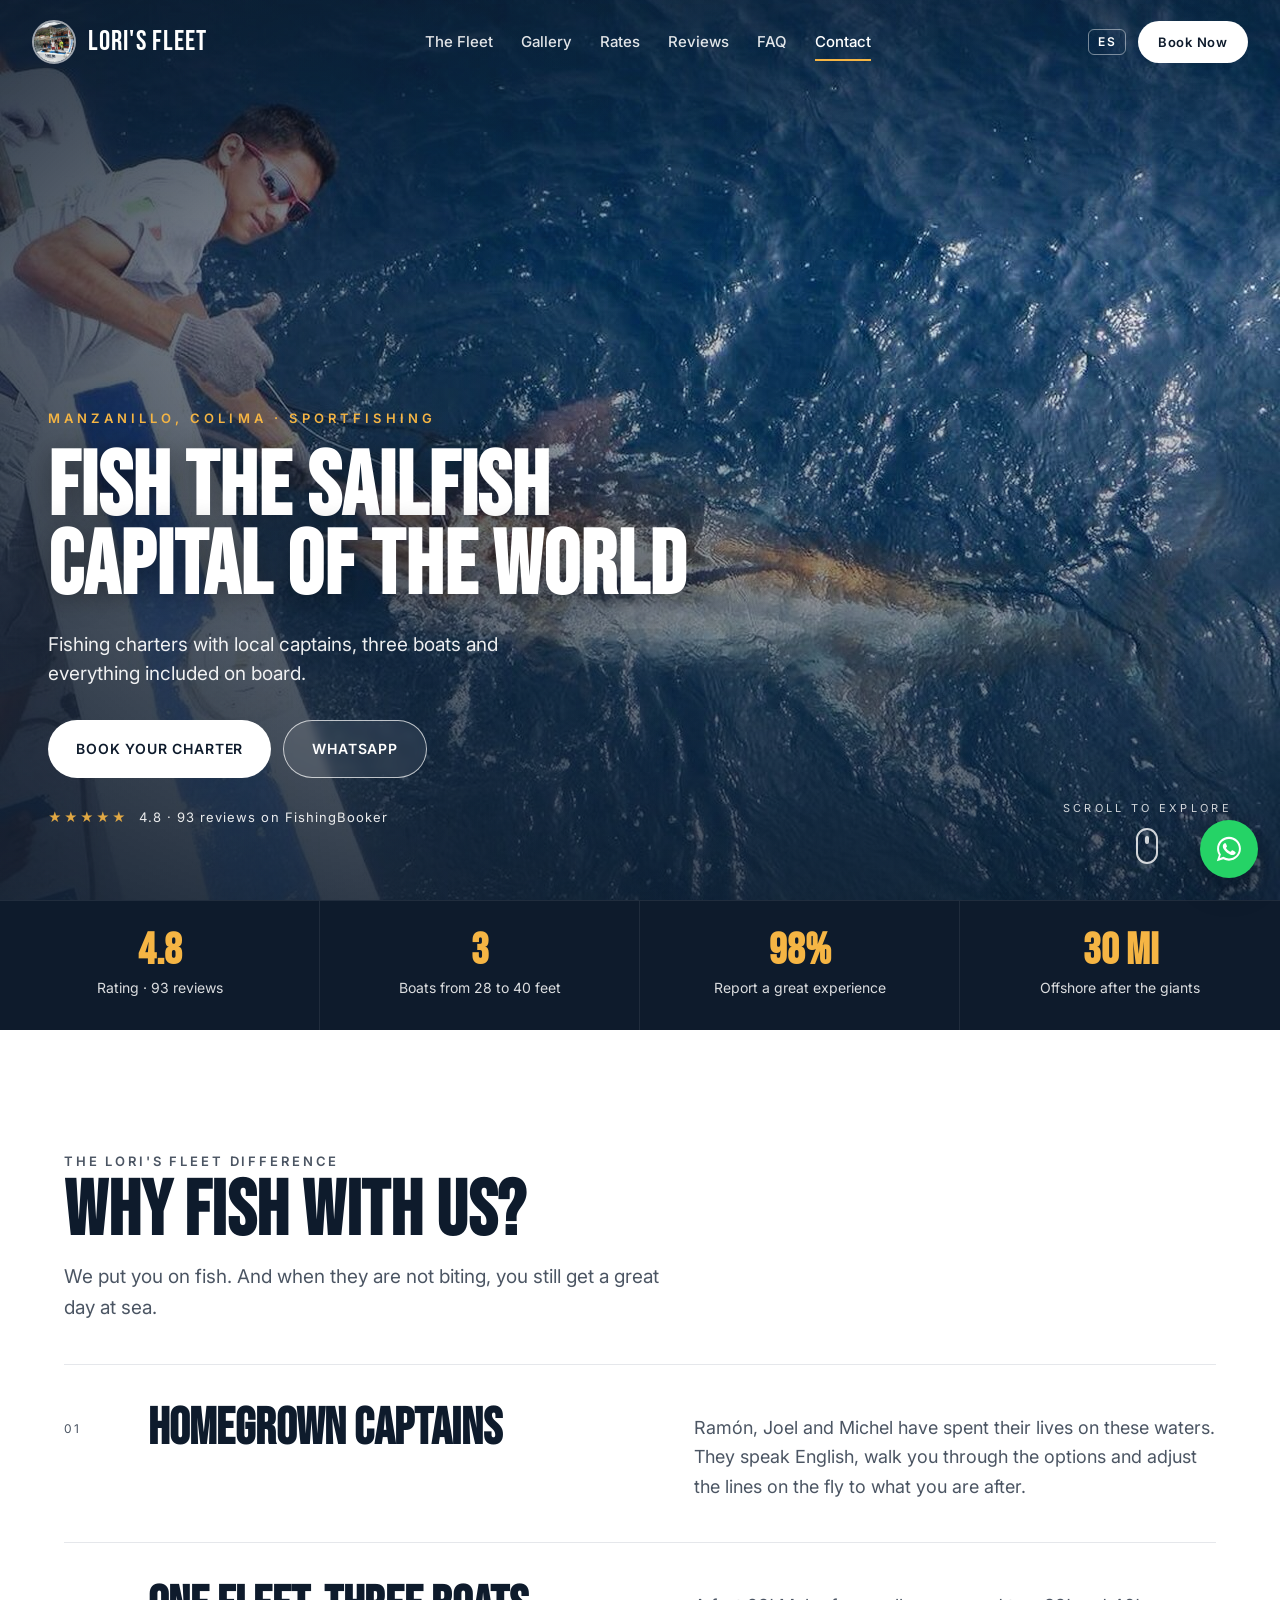
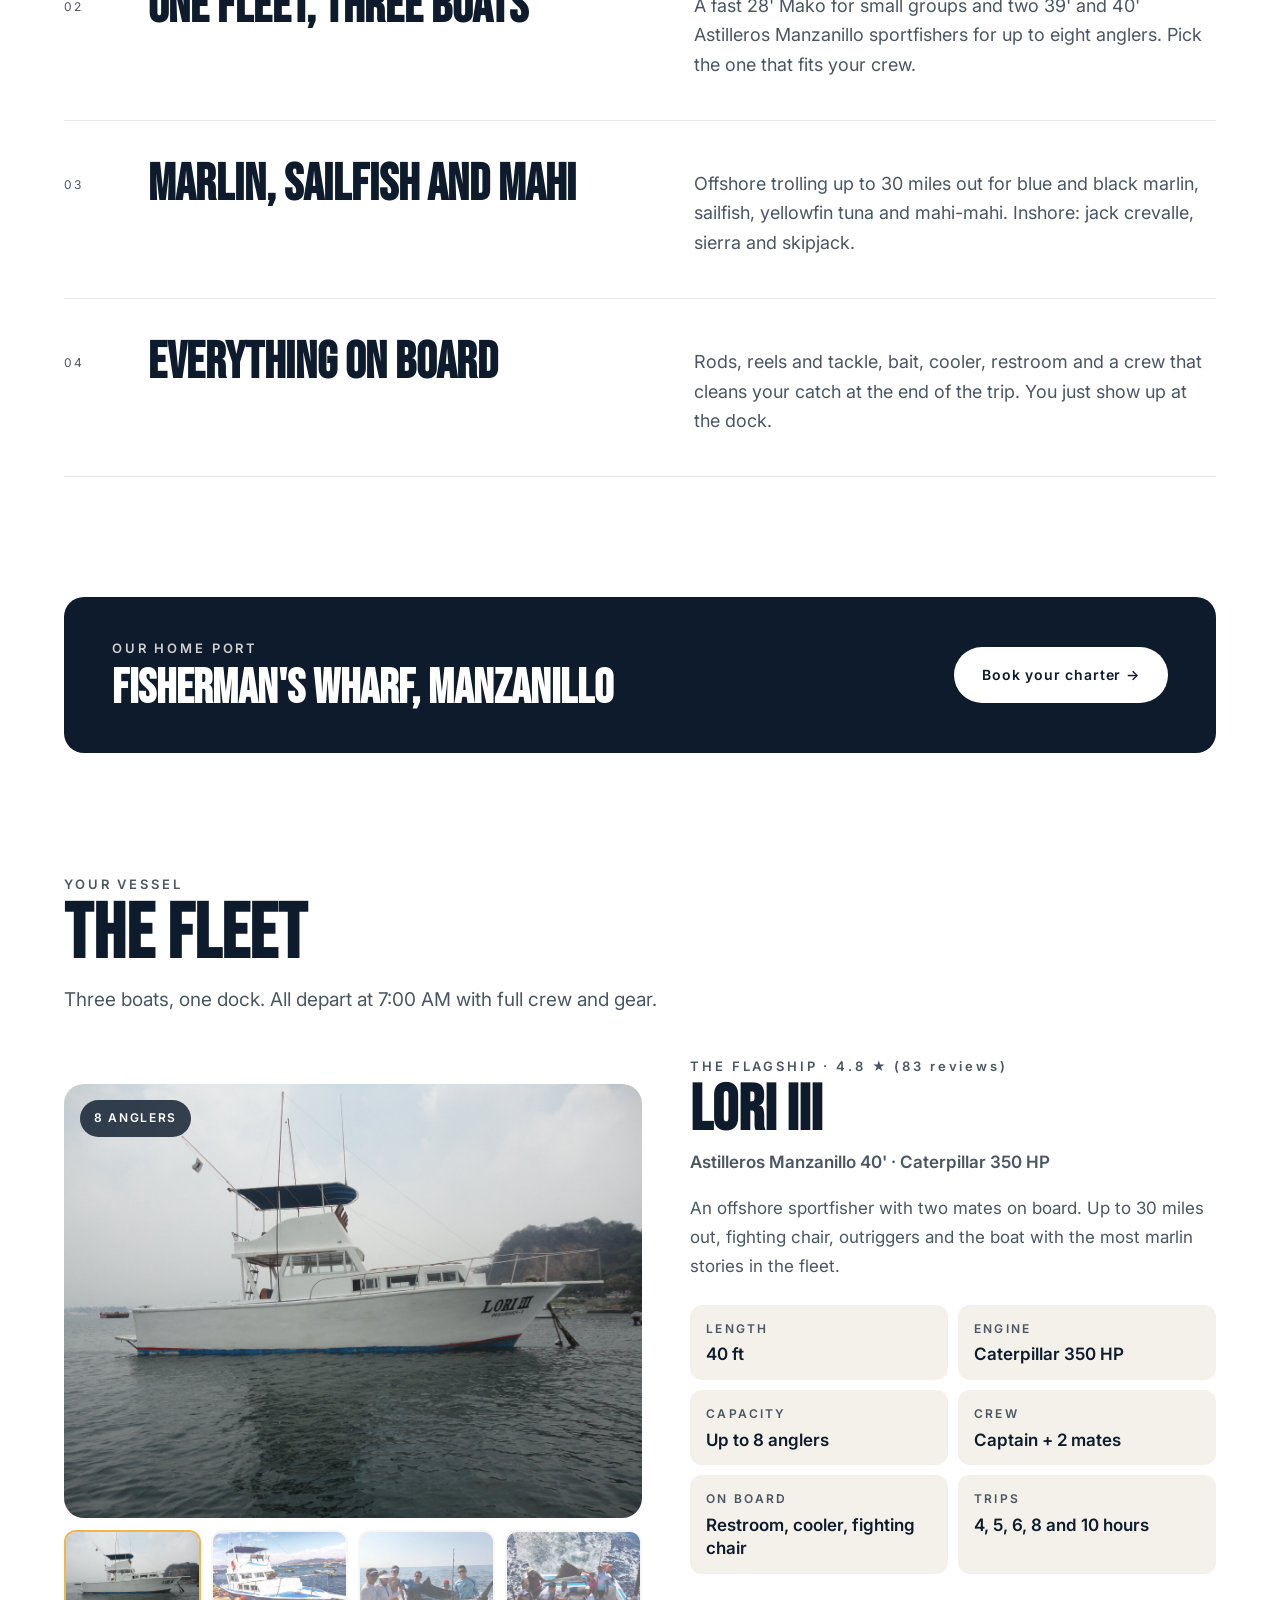
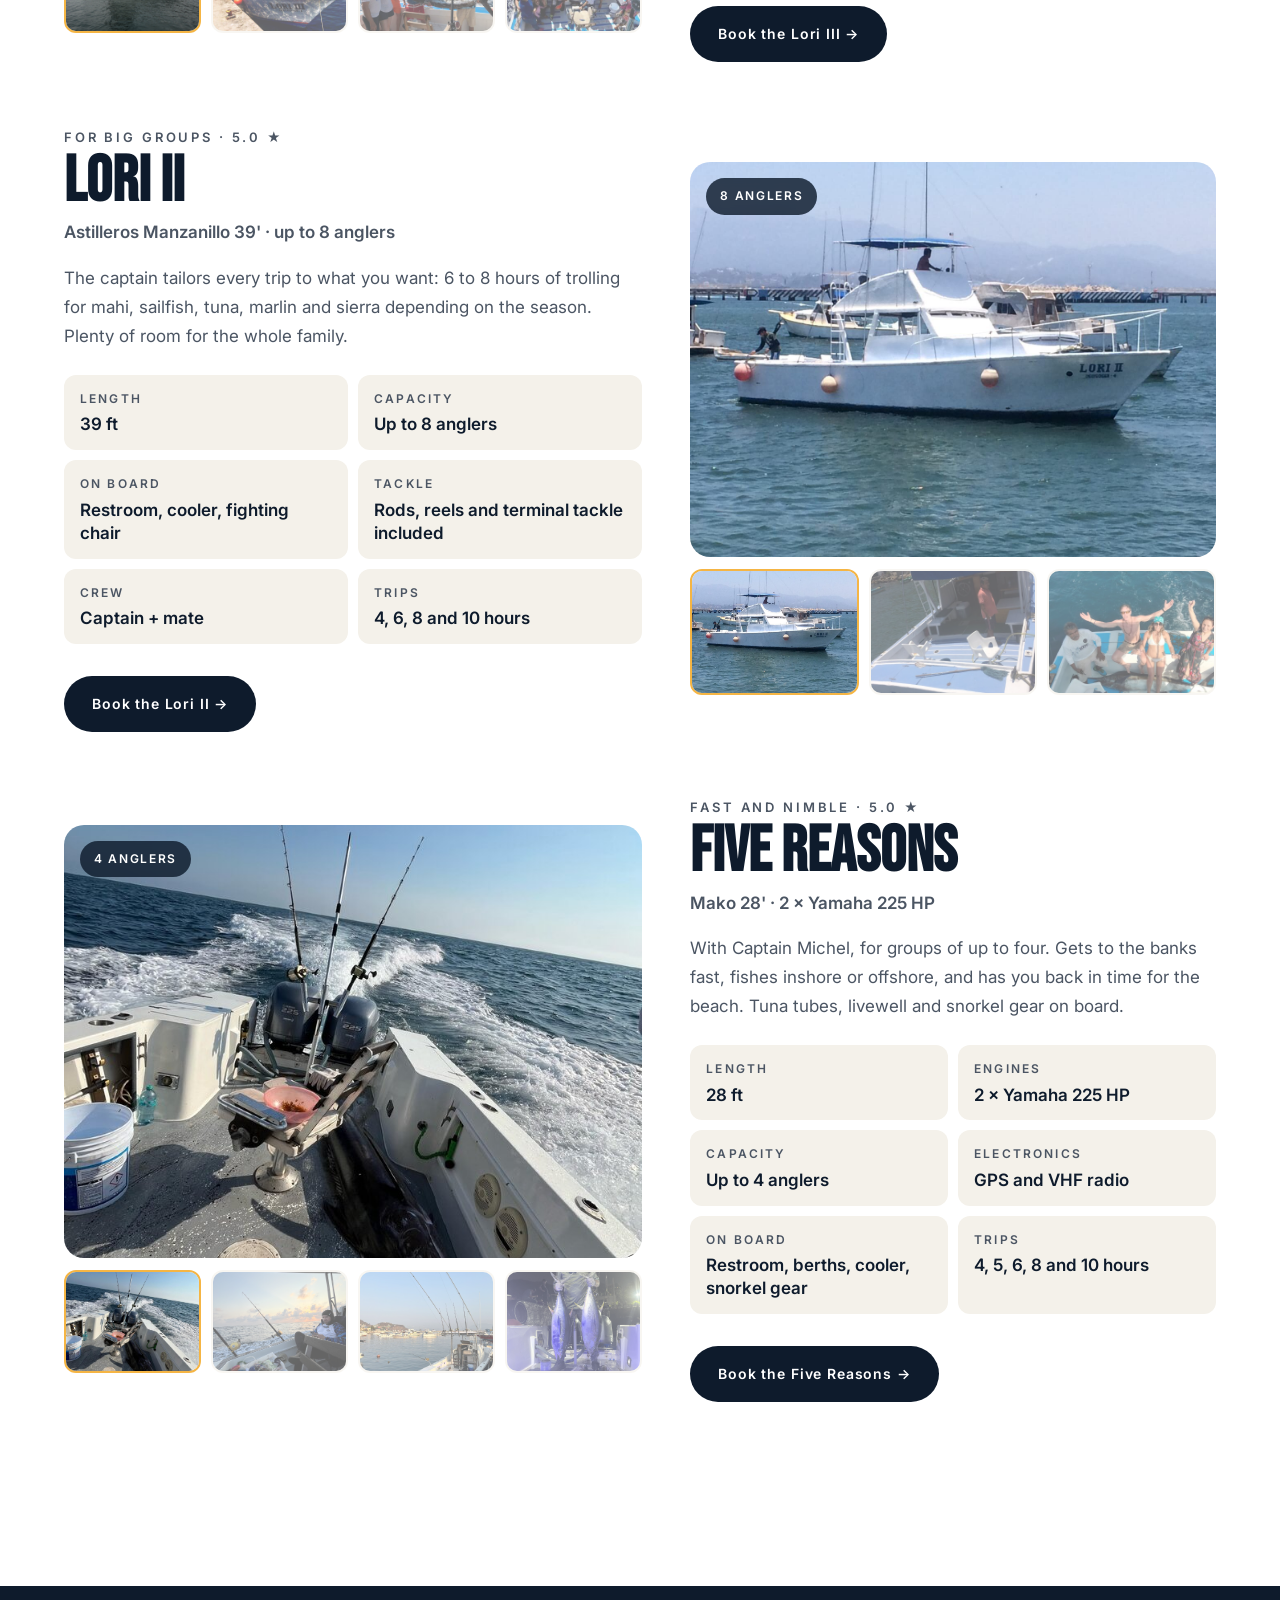
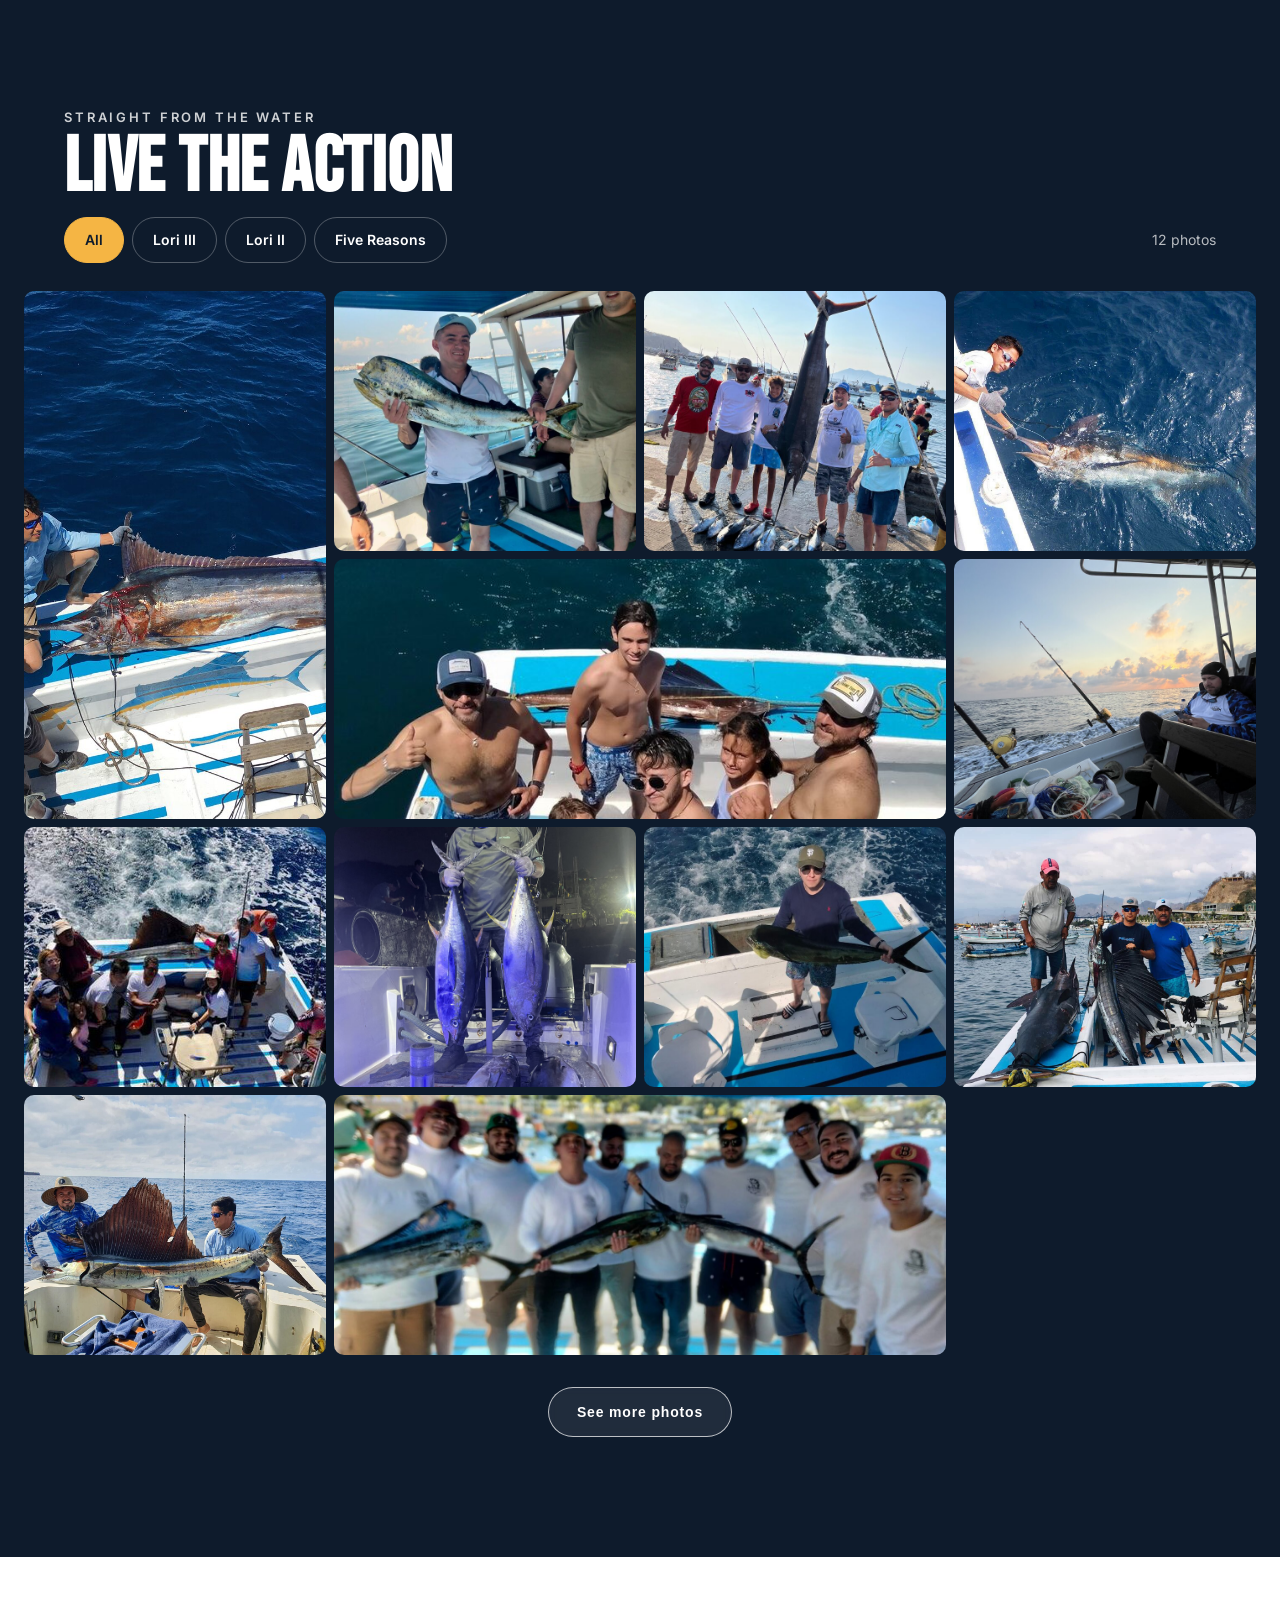
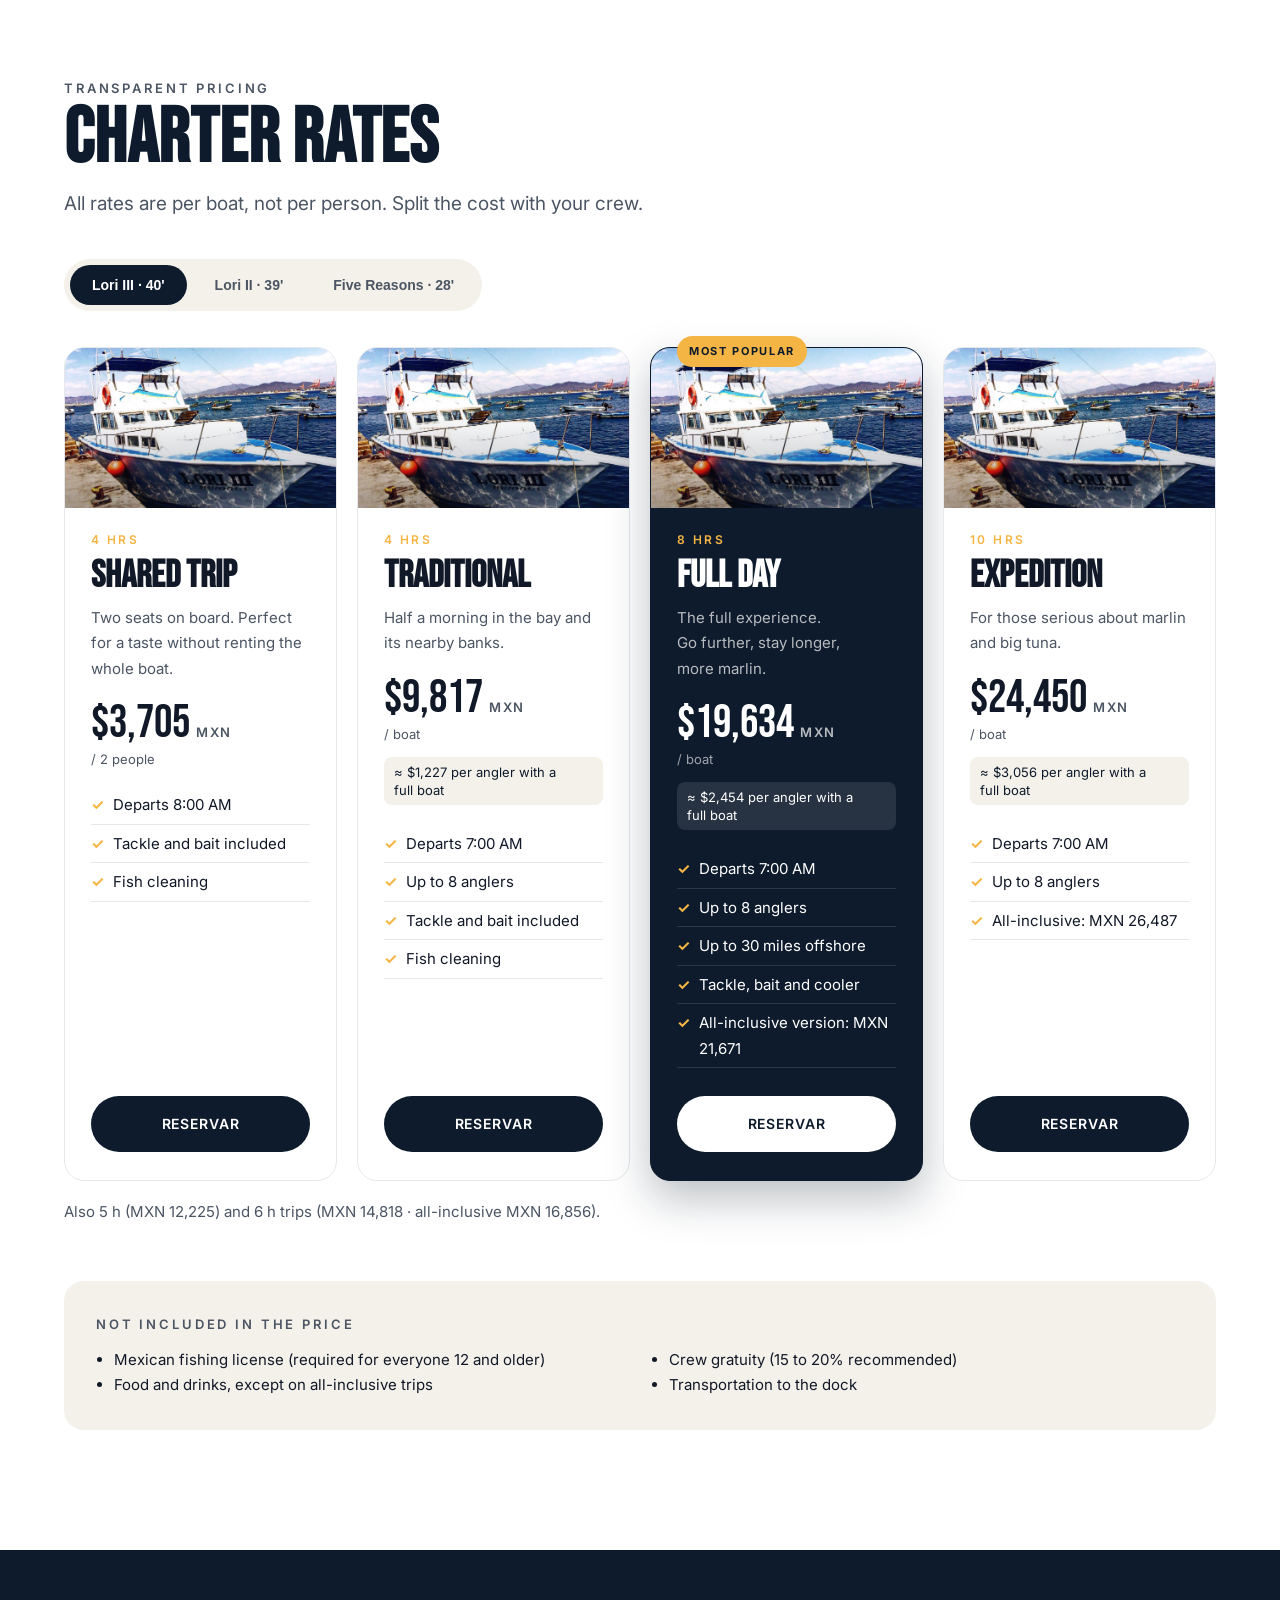
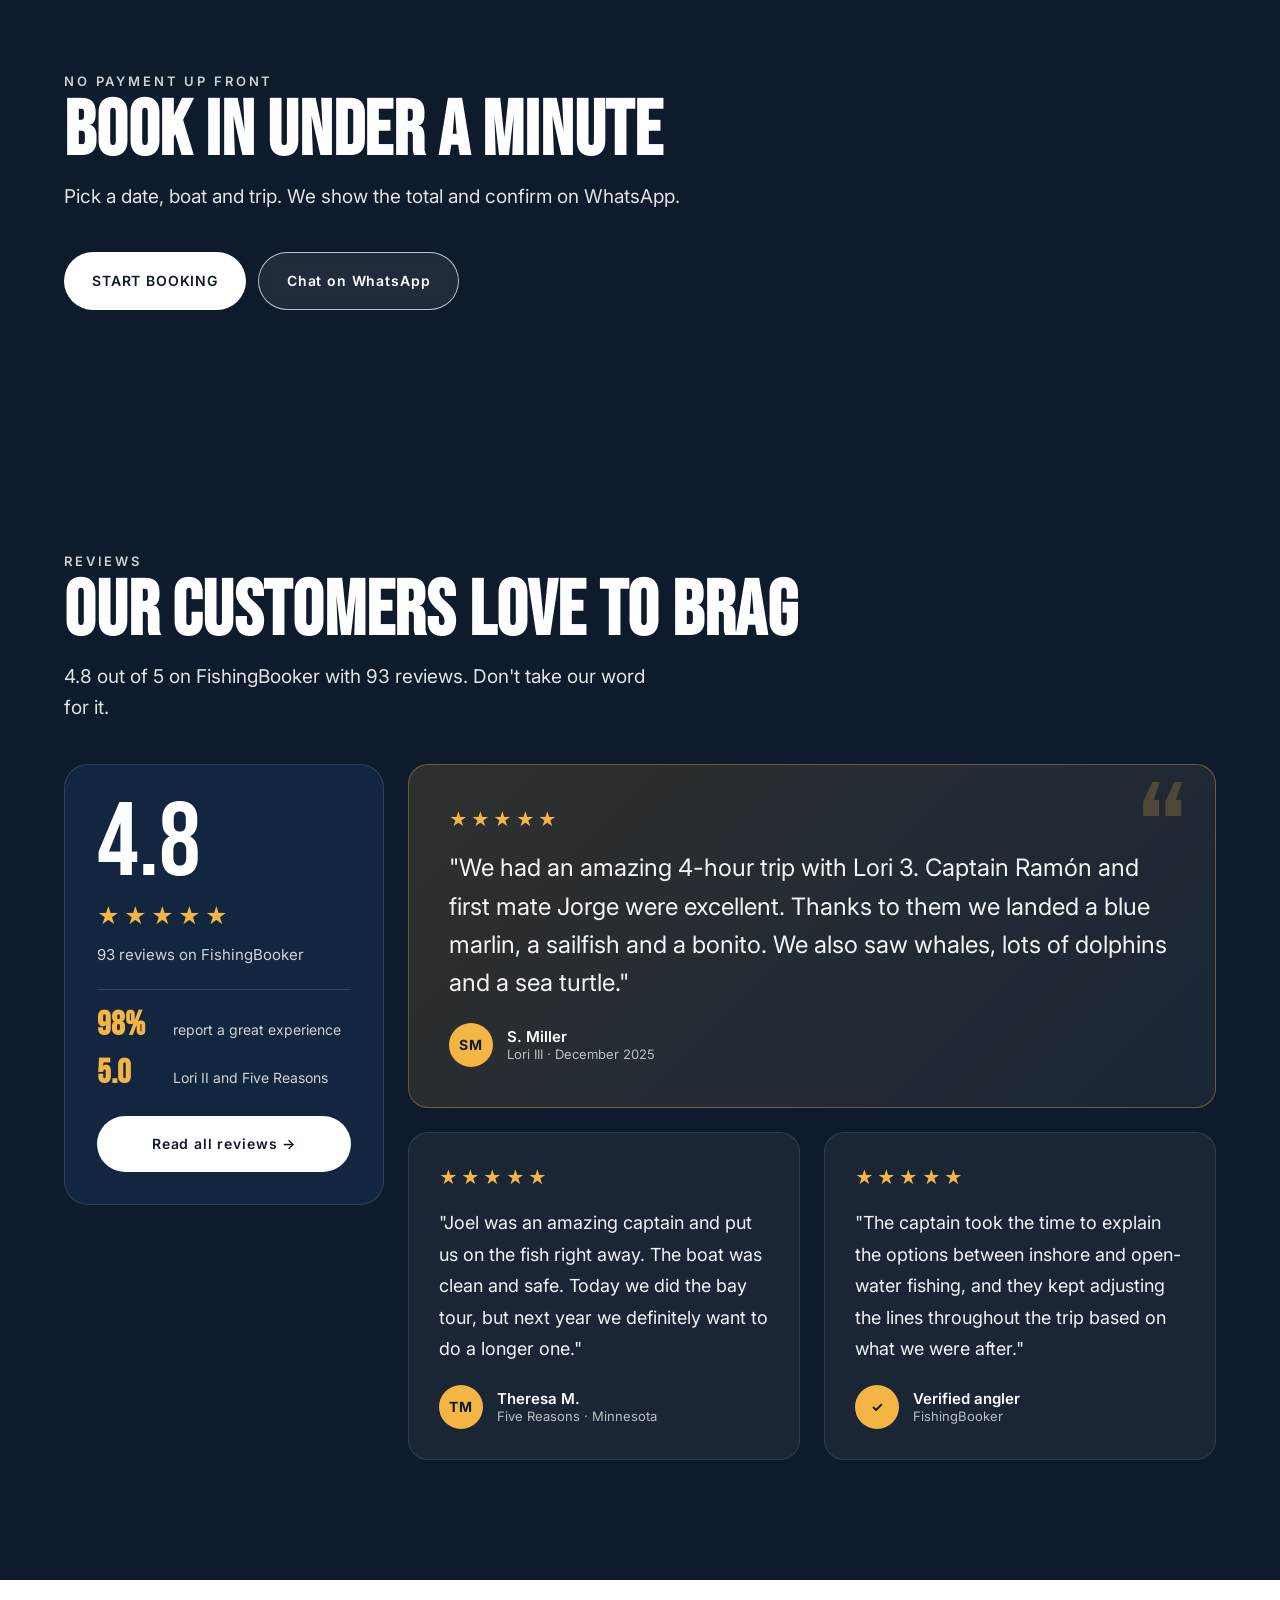
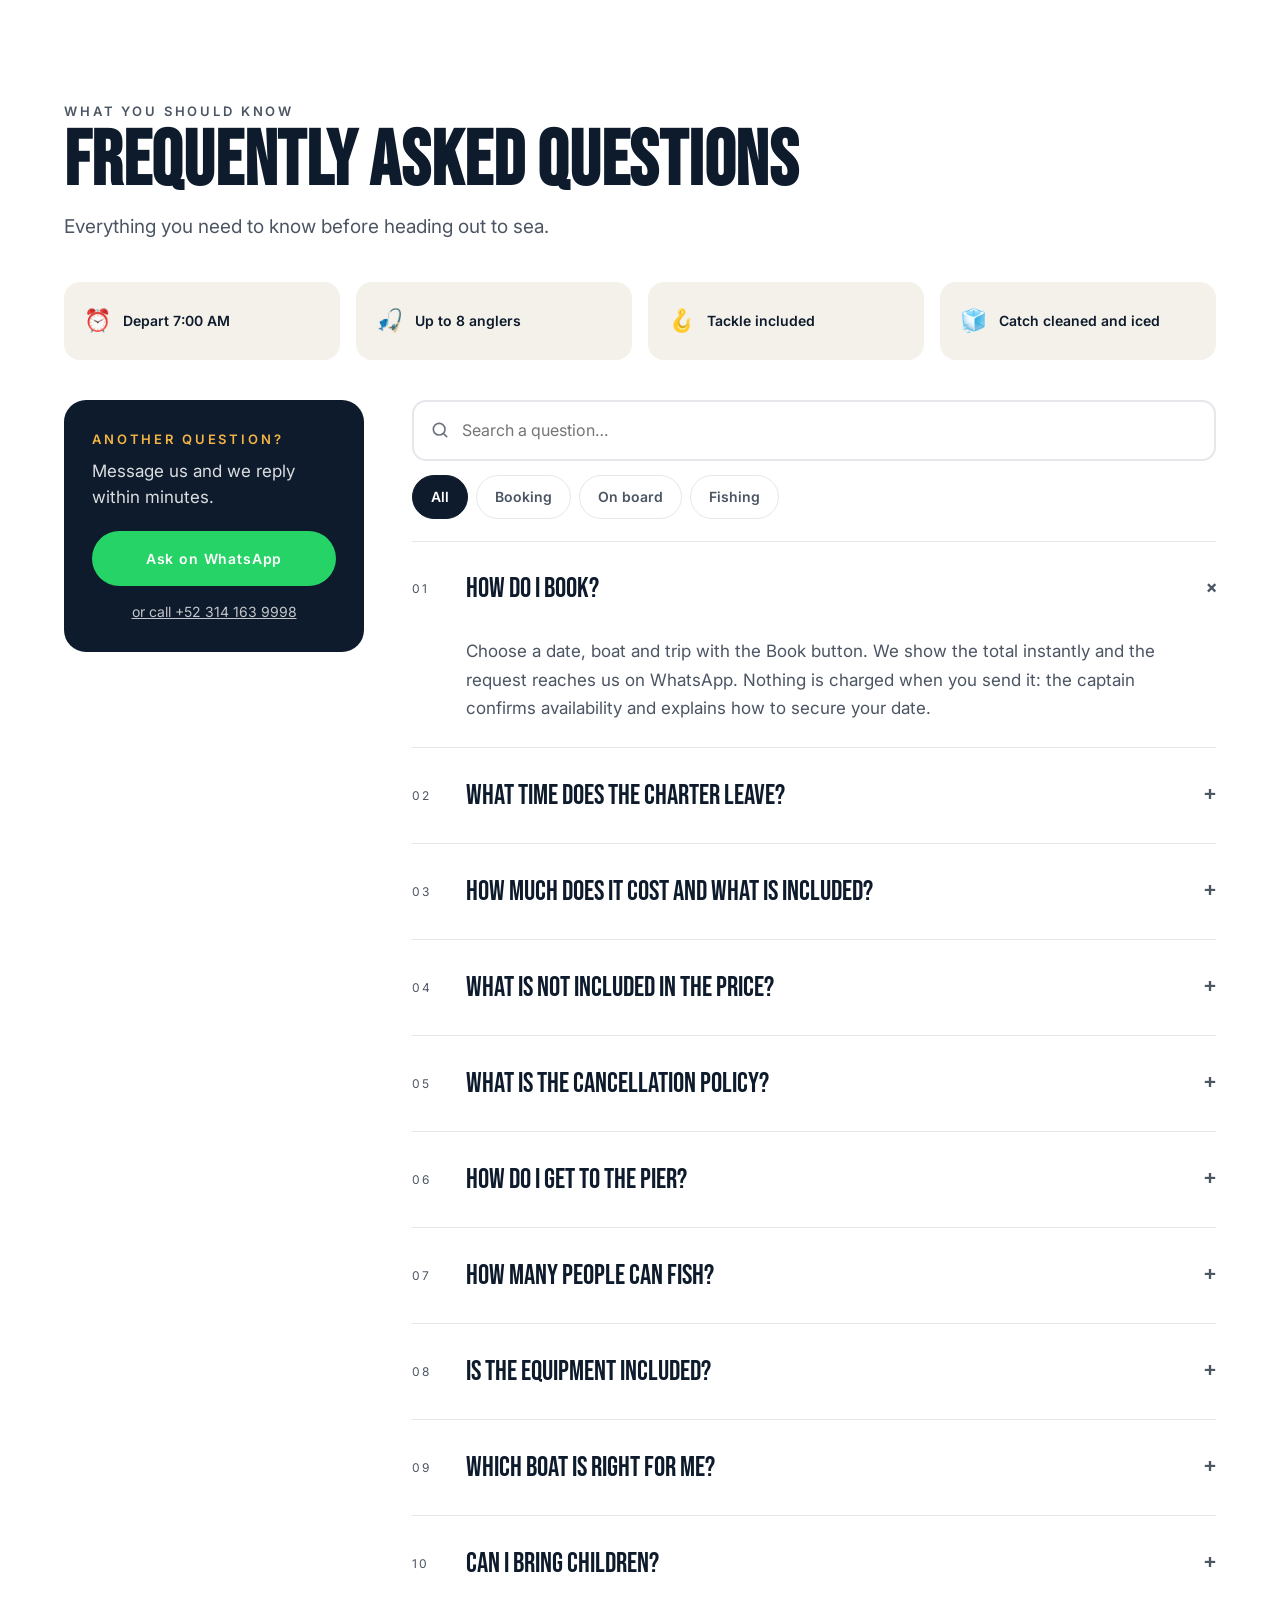
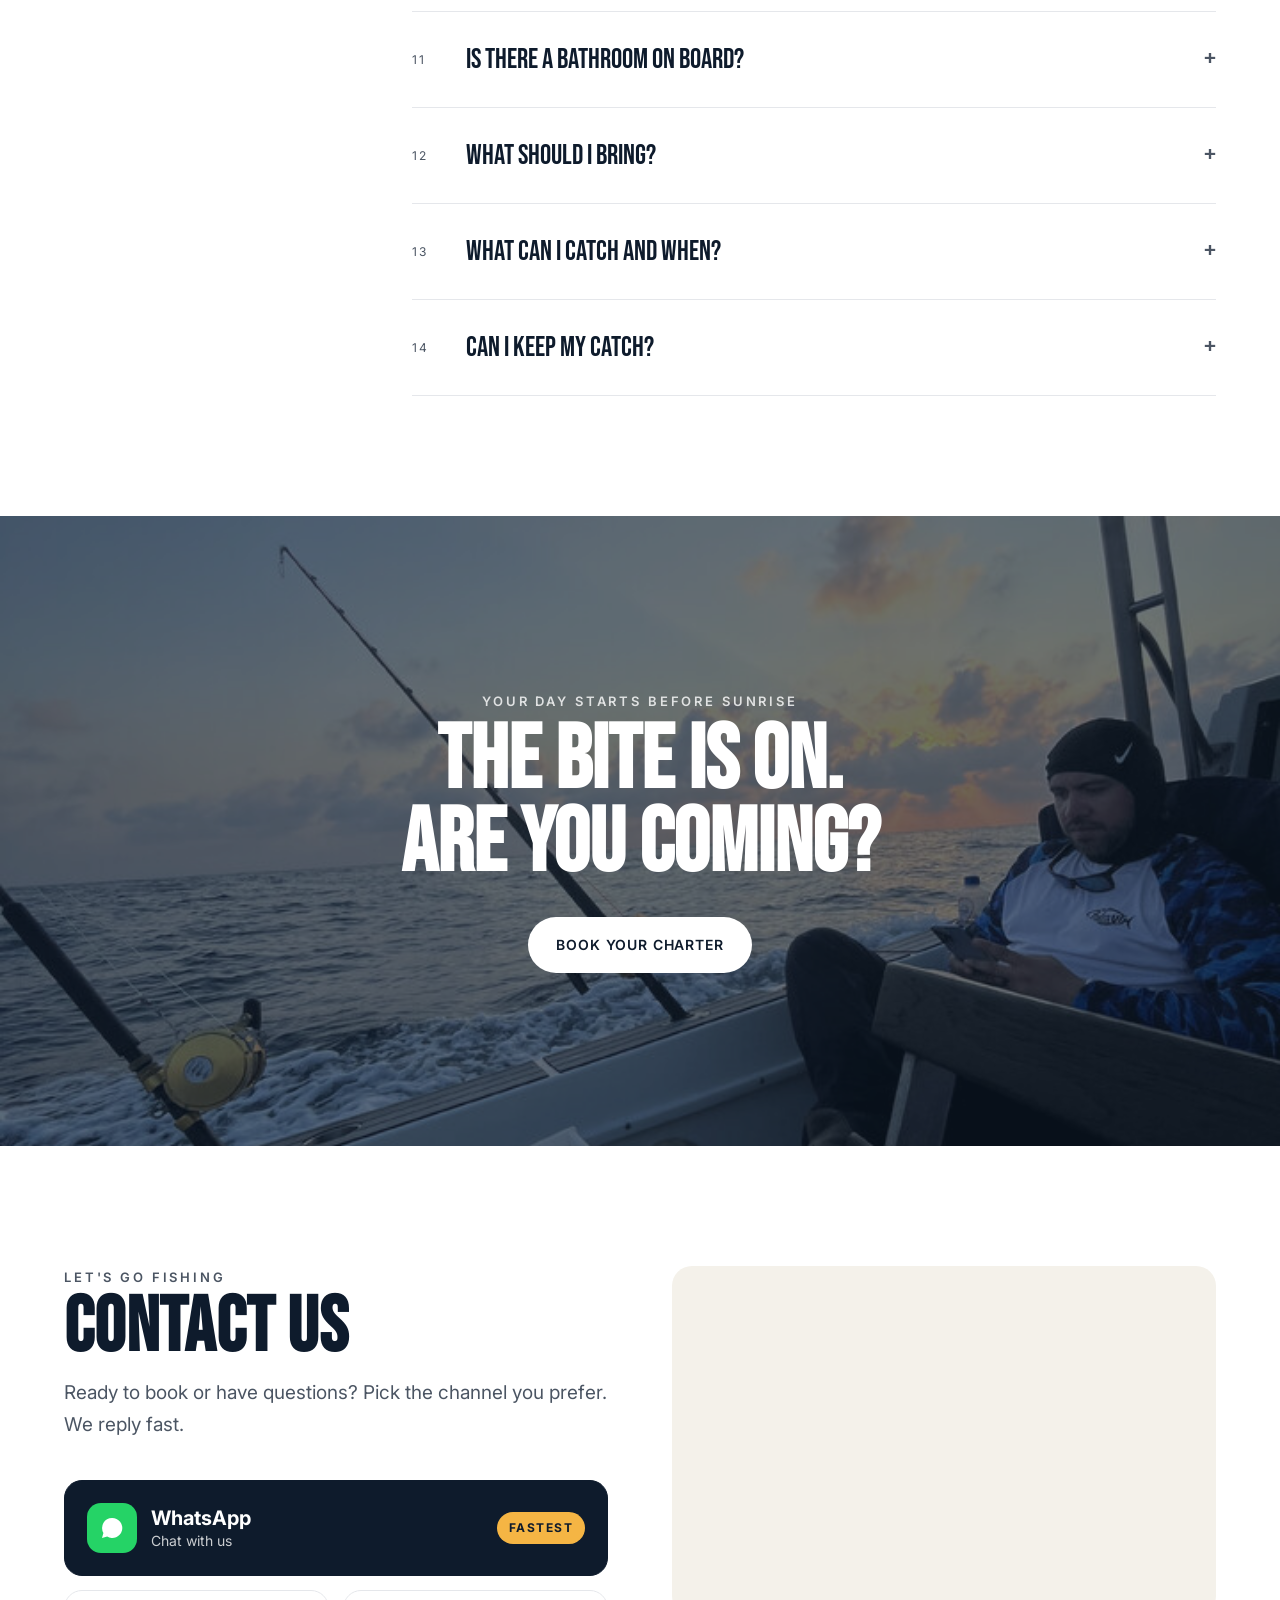
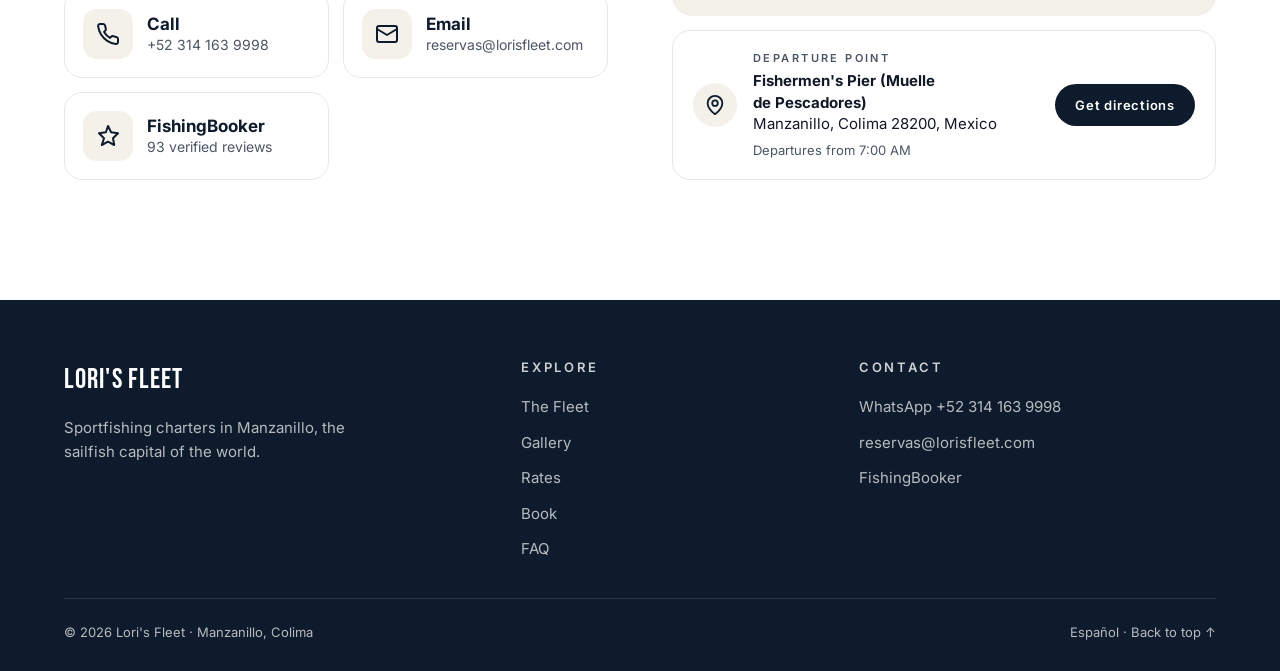
<file: en/index.html>
<!doctype html>
<html lang="en">
<head>
<meta charset="utf-8">
<meta name="viewport" content="width=device-width, initial-scale=1">
<title>Lori's Fleet — Sportfishing Charters in Manzanillo</title>
<meta name="description" content="Sportfishing charters in Manzanillo, Colima, Mexico. Three boats, captains with decades on these waters, and the Sailfish Capital of the World 30 minutes from the dock.">
<link rel="preconnect" href="https://fonts.googleapis.com">
<link rel="preconnect" href="https://fonts.gstatic.com" crossorigin>
<link href="https://fonts.googleapis.com/css2?family=Bebas+Neue&family=Inter:wght@400;500;600&display=swap" rel="stylesheet">
<link rel="alternate" hreflang="es" href="/">
<link rel="alternate" hreflang="en" href="/en/">
<link rel="alternate" hreflang="x-default" href="/">
<link rel="stylesheet" href="../styles.css">
<script type="application/ld+json">{"@context": "https://schema.org", "@type": "FAQPage", "mainEntity": [{"@type": "Question", "name": "How do I book?", "acceptedAnswer": {"@type": "Answer", "text": "Choose a date, boat and trip with the Book button. We show the total instantly and the request reaches us on WhatsApp. Nothing is charged when you send it: the captain confirms availability and explains how to secure your date."}}, {"@type": "Question", "name": "What time does the charter leave?", "acceptedAnswer": {"@type": "Answer", "text": "We depart at 7:00 AM from the Fishermen's Pier. The 4-hour bay tours leave at 8:00 AM. We return according to the length you booked, or earlier once you have your catch."}}, {"@type": "Question", "name": "How much does it cost and what is included?", "acceptedAnswer": {"@type": "Answer", "text": "Rates are per boat, not per person, so you can split the cost with your group. They include captain, crew, tackle and bait. See the rates section for each boat and trip length."}}, {"@type": "Question", "name": "What is not included in the price?", "acceptedAnswer": {"@type": "Answer", "text": "The Mexican fishing license (required from age 12), food and drinks (except on \"all inclusive\" trips), a tip for the crew (15 to 20% is recommended) and transportation to the pier."}}, {"@type": "Question", "name": "What is the cancellation policy?", "acceptedAnswer": {"@type": "Answer", "text": "If the captain cancels due to bad weather, you get a full refund or a new date. For guest cancellations, ask us when you book."}}, {"@type": "Question", "name": "How do I get to the pier?", "acceptedAnswer": {"@type": "Answer", "text": "We leave from the Fishermen's Pier in Manzanillo, Colima. The contact section has the map and a button that opens directions on your phone."}}, {"@type": "Question", "name": "How many people can fish?", "acceptedAnswer": {"@type": "Answer", "text": "The Lori III and Lori II carry up to 8 people; the Five Reasons up to 4. Mexican regulations require a fishing license for every passenger aged 12 or older, whether they fish or not."}}, {"@type": "Question", "name": "Is the equipment included?", "acceptedAnswer": {"@type": "Answer", "text": "Yes. Rods, reels, terminal tackle and bait are included on every trip. You are welcome to bring your own gear."}}, {"@type": "Question", "name": "Which boat is right for me?", "acceptedAnswer": {"@type": "Answer", "text": "The Lori III is the flagship, ideal for running up to 30 miles offshore after marlin and big tuna. The Lori II has plenty of room for groups and families. The Five Reasons is fast and agile, for groups of up to four."}}, {"@type": "Question", "name": "Can I bring children?", "acceptedAnswer": {"@type": "Answer", "text": "Yes. The captain adapts the trip to your group, and the Lori II offers the most room for families. If you are traveling with small children, tell us when you book so we can recommend the right trip and boat."}}, {"@type": "Question", "name": "Is there a bathroom on board?", "acceptedAnswer": {"@type": "Answer", "text": "Yes. The Lori III and Lori II have a bathroom and cooler; the Five Reasons has a bathroom, beds, cooler and snorkel gear."}}, {"@type": "Question", "name": "What should I bring?", "acceptedAnswer": {"@type": "Answer", "text": "Sunscreen, a hat, polarized sunglasses and light clothing. Soft-soled non-slip shoes and your fishing license. If you get seasick easily, take your medication before departure."}}, {"@type": "Question", "name": "What can I catch and when?", "acceptedAnswer": {"@type": "Answer", "text": "Sailfish almost all year; blue and black marlin, mahi-mahi and yellowfin tuna are strongest from October to March. Inside the bay: jack, sierra, bonito and snapper."}}, {"@type": "Question", "name": "Can I keep my catch?", "acceptedAnswer": {"@type": "Answer", "text": "Yes, as long as it is legal. The crew cleans it at the end of the trip. Sailfish and marlin are released unless they are injured."}}]}</script>
</head>
<body>

<header class="nav" id="nav">
  <a href="#inicio" class="brand">
    <img src="../assets/fotos-fishingbooker/perfil/perfil-01.jpg" alt="" class="brand-mark">
    <span class="brand-name">LORI'S FLEET</span>
  </a>
  <nav class="nav-links" id="navLinks">
    <a href="#flota">The Fleet</a>
    <a href="#galeria">Gallery</a>
    <a href="#tarifas">Rates</a>
    <a href="#resenas">Reviews</a>
    <a href="#faq">FAQ</a>
    <a href="#contacto">Contact</a>
  </nav>
  <div class="nav-right">
    <a href="../" class="lang" hreflang="es" lang="es">ES</a>
    <a href="#reservar" class="btn btn-light btn-sm">Book Now</a>
    <button class="burger" id="burger" aria-label="Open menu" aria-expanded="false"><span></span><span></span><span></span></button>
  </div>
</header>

<!-- HERO -->
<section class="hero" id="inicio">
  <img src="../assets/fotos-fishingbooker/lori3/lori3-13.jpg" alt="Marlin alongside the Lori III in deep blue water off Manzanillo" class="hero-img" fetchpriority="high">
  <div class="hero-shade"></div>
  <div class="hero-content">
    <p class="hero-eyebrow">MANZANILLO, COLIMA · SPORTFISHING</p>
    <h1 class="hero-title">FISH THE SAILFISH<br>CAPITAL OF THE WORLD</h1>
    <p class="hero-sub">Fishing charters with local captains, three boats and everything included on board.</p>
    <div class="hero-cta">
      <a href="#reservar" class="btn btn-light">BOOK YOUR CHARTER</a>
      <a href="https://wa.me/523141639998?text=Hi%2C%20I%27d%20like%20to%20book%20a%20charter%20with%20Lori%27s%20Fleet" class="btn btn-ghost" target="_blank" rel="noopener">WHATSAPP</a>
    </div>
    <p class="hero-rating"><span class="stars">★★★★★</span> 4.8 · 93 reviews on FishingBooker</p>
  </div>
  <div class="hero-scroll"><span>SCROLL TO EXPLORE</span><i></i></div>
</section>

<!-- STATS STRIP -->
<section class="strip">
  <div class="strip-item"><strong>4.8</strong><span>Rating · 93 reviews</span></div>
  <div class="strip-item"><strong>3</strong><span>Boats from 28 to 40 feet</span></div>
  <div class="strip-item"><strong>98%</strong><span>Report a great experience</span></div>
  <div class="strip-item"><strong>30 mi</strong><span>Offshore after the giants</span></div>
</section>

<!-- WHY -->
<section class="section why">
  <div class="wrap">
    <p class="eyebrow">THE LORI'S FLEET DIFFERENCE</p>
    <h2 class="h2">WHY FISH WITH US?</h2>
    <p class="lead">We put you on fish. And when they are not biting, you still get a great day at sea.</p>

    <ol class="why-list">
      <li>
        <span class="num">01</span>
        <h3>HOMEGROWN CAPTAINS</h3>
        <p>Ramón, Joel and Michel have spent their lives on these waters. They speak English, walk you through the options and adjust the lines on the fly to what you are after.</p>
      </li>
      <li>
        <span class="num">02</span>
        <h3>ONE FLEET, THREE BOATS</h3>
        <p>A fast 28' Mako for small groups and two 39' and 40' Astilleros Manzanillo sportfishers for up to eight anglers. Pick the one that fits your crew.</p>
      </li>
      <li>
        <span class="num">03</span>
        <h3>MARLIN, SAILFISH AND MAHI</h3>
        <p>Offshore trolling up to 30 miles out for blue and black marlin, sailfish, yellowfin tuna and mahi-mahi. Inshore: jack crevalle, sierra and skipjack.</p>
      </li>
      <li>
        <span class="num">04</span>
        <h3>EVERYTHING ON BOARD</h3>
        <p>Rods, reels and tackle, bait, cooler, restroom and a crew that cleans your catch at the end of the trip. You just show up at the dock.</p>
      </li>
    </ol>
  </div>
</section>

<!-- BANNER CTA -->
<section class="wrap">
  <div class="banner">
    <div>
      <p class="eyebrow light">OUR HOME PORT</p>
      <h3 class="banner-title">FISHERMAN'S WHARF, MANZANILLO</h3>
    </div>
    <a href="#reservar" class="btn btn-light">Book your charter →</a>
  </div>
</section>

<!-- FLEET -->
<section class="section" id="flota">
  <div class="wrap">
    <p class="eyebrow">YOUR VESSEL</p>
    <h2 class="h2">THE FLEET</h2>
    <p class="lead">Three boats, one dock. All depart at 7:00 AM with full crew and gear.</p>
  </div>

  <article class="boat">
    <div class="boat-media"><div class="boat-img"><img src="../assets/fotos-fishingbooker/lori3/lori3-05.jpg" alt="Lori III, 40-foot sportfishing yacht" loading="lazy"><span class="boat-tag">8 anglers</span></div><div class="thumbs"><button type="button" class="thumb active" data-src="../assets/fotos-fishingbooker/lori3/lori3-05.jpg" aria-label="Photo 1"><img src="../assets/fotos-fishingbooker/lori3/lori3-05.jpg" alt="" loading="lazy"></button><button type="button" class="thumb" data-src="../assets/fotos-fishingbooker/lori3/lori3-04.jpg" aria-label="Photo 2"><img src="../assets/fotos-fishingbooker/lori3/lori3-04.jpg" alt="" loading="lazy"></button><button type="button" class="thumb" data-src="../assets/fotos-fishingbooker/lori3/lori3-10.jpg" aria-label="Photo 3"><img src="../assets/fotos-fishingbooker/lori3/lori3-10.jpg" alt="" loading="lazy"></button><button type="button" class="thumb" data-src="../assets/fotos-fishingbooker/lori3/lori3-12.jpg" aria-label="Photo 4"><img src="../assets/fotos-fishingbooker/lori3/lori3-12.jpg" alt="" loading="lazy"></button></div></div>
    <div class="boat-body">
      <p class="eyebrow">THE FLAGSHIP · 4.8 ★ (83 reviews)</p>
      <h3 class="h3">LORI III</h3>
      <p class="boat-sub">Astilleros Manzanillo 40' · Caterpillar 350 HP</p>
      <p>An offshore sportfisher with two mates on board. Up to 30 miles out, fighting chair, outriggers and the boat with the most marlin stories in the fleet.</p>
      <dl class="specs">
        <div><dt>LENGTH</dt><dd>40 ft</dd></div>
        <div><dt>ENGINE</dt><dd>Caterpillar 350 HP</dd></div>
        <div><dt>CAPACITY</dt><dd>Up to 8 anglers</dd></div>
        <div><dt>CREW</dt><dd>Captain + 2 mates</dd></div>
        <div><dt>ON BOARD</dt><dd>Restroom, cooler, fighting chair</dd></div>
        <div><dt>TRIPS</dt><dd>4, 5, 6, 8 and 10 hours</dd></div>
      </dl>
      <a href="#reservar" class="btn btn-dark" data-boat="lori3">Book the Lori III →</a>
    </div>
  </article>

  <article class="boat reverse">
    <div class="boat-media"><div class="boat-img"><img src="../assets/fotos-fishingbooker/lori2/lori2-03.jpg" alt="Lori II, 39-foot sportfishing yacht" loading="lazy"><span class="boat-tag">8 anglers</span></div><div class="thumbs"><button type="button" class="thumb active" data-src="../assets/fotos-fishingbooker/lori2/lori2-03.jpg" aria-label="Photo 1"><img src="../assets/fotos-fishingbooker/lori2/lori2-03.jpg" alt="" loading="lazy"></button><button type="button" class="thumb" data-src="../assets/fotos-fishingbooker/lori2/lori2-02.jpg" aria-label="Photo 2"><img src="../assets/fotos-fishingbooker/lori2/lori2-02.jpg" alt="" loading="lazy"></button><button type="button" class="thumb" data-src="../assets/fotos-fishingbooker/lori2/lori2-01.jpg" aria-label="Photo 3"><img src="../assets/fotos-fishingbooker/lori2/lori2-01.jpg" alt="" loading="lazy"></button></div></div>
    <div class="boat-body">
      <p class="eyebrow">FOR BIG GROUPS · 5.0 ★</p>
      <h3 class="h3">LORI II</h3>
      <p class="boat-sub">Astilleros Manzanillo 39' · up to 8 anglers</p>
      <p>The captain tailors every trip to what you want: 6 to 8 hours of trolling for mahi, sailfish, tuna, marlin and sierra depending on the season. Plenty of room for the whole family.</p>
      <dl class="specs">
        <div><dt>LENGTH</dt><dd>39 ft</dd></div>
        <div><dt>CAPACITY</dt><dd>Up to 8 anglers</dd></div>
        <div><dt>ON BOARD</dt><dd>Restroom, cooler, fighting chair</dd></div>
        <div><dt>TACKLE</dt><dd>Rods, reels and terminal tackle included</dd></div>
        <div><dt>CREW</dt><dd>Captain + mate</dd></div>
        <div><dt>TRIPS</dt><dd>4, 6, 8 and 10 hours</dd></div>
      </dl>
      <a href="#reservar" class="btn btn-dark" data-boat="lori2">Book the Lori II →</a>
    </div>
  </article>

  <article class="boat">
    <div class="boat-media"><div class="boat-img"><img src="../assets/fotos-fishingbooker/five-reasons/five-reasons-06.jpg" alt="Five Reasons, 28-foot Mako underway" loading="lazy"><span class="boat-tag">4 anglers</span></div><div class="thumbs"><button type="button" class="thumb active" data-src="../assets/fotos-fishingbooker/five-reasons/five-reasons-06.jpg" aria-label="Photo 1"><img src="../assets/fotos-fishingbooker/five-reasons/five-reasons-06.jpg" alt="" loading="lazy"></button><button type="button" class="thumb" data-src="../assets/fotos-fishingbooker/five-reasons/five-reasons-03.jpg" aria-label="Photo 2"><img src="../assets/fotos-fishingbooker/five-reasons/five-reasons-03.jpg" alt="" loading="lazy"></button><button type="button" class="thumb" data-src="../assets/fotos-fishingbooker/five-reasons/five-reasons-04.jpg" aria-label="Photo 3"><img src="../assets/fotos-fishingbooker/five-reasons/five-reasons-04.jpg" alt="" loading="lazy"></button><button type="button" class="thumb" data-src="../assets/fotos-fishingbooker/five-reasons/five-reasons-11.jpg" aria-label="Photo 4"><img src="../assets/fotos-fishingbooker/five-reasons/five-reasons-11.jpg" alt="" loading="lazy"></button></div></div>
    <div class="boat-body">
      <p class="eyebrow">FAST AND NIMBLE · 5.0 ★</p>
      <h3 class="h3">FIVE REASONS</h3>
      <p class="boat-sub">Mako 28' · 2 × Yamaha 225 HP</p>
      <p>With Captain Michel, for groups of up to four. Gets to the banks fast, fishes inshore or offshore, and has you back in time for the beach. Tuna tubes, livewell and snorkel gear on board.</p>
      <dl class="specs">
        <div><dt>LENGTH</dt><dd>28 ft</dd></div>
        <div><dt>ENGINES</dt><dd>2 × Yamaha 225 HP</dd></div>
        <div><dt>CAPACITY</dt><dd>Up to 4 anglers</dd></div>
        <div><dt>ELECTRONICS</dt><dd>GPS and VHF radio</dd></div>
        <div><dt>ON BOARD</dt><dd>Restroom, berths, cooler, snorkel gear</dd></div>
        <div><dt>TRIPS</dt><dd>4, 5, 6, 8 and 10 hours</dd></div>
      </dl>
      <a href="#reservar" class="btn btn-dark" data-boat="five">Book the Five Reasons →</a>
    </div>
  </article>
</section>

<!-- GALLERY -->
<section class="section dark" id="galeria">
  <div class="wrap">
    <p class="eyebrow light">STRAIGHT FROM THE WATER</p>
    <h2 class="h2 light">LIVE THE ACTION</h2>
  </div>
  <div class="wrap g-bar">
    <div class="g-filters" role="group">
      <button type="button" class="g-chip active" data-f="all">All</button>
      <button type="button" class="g-chip" data-f="lori3">Lori III</button>
      <button type="button" class="g-chip" data-f="lori2">Lori II</button>
      <button type="button" class="g-chip" data-f="five">Five Reasons</button>
    </div>
    <p class="g-count" id="gCount" aria-live="polite"></p>
  </div>
  <div class="gallery" id="gallery">
    <a href="../assets/fotos-fishingbooker/lori3/lori3-11.jpg" data-boat="lori3" class="g-item tall"><img src="../assets/fotos-fishingbooker/lori3/lori3-11.jpg" alt="Marlin jumping next to the boat" loading="lazy"></a>
    <a href="../assets/fotos-fishingbooker/lori2/lori2-07.jpg" data-boat="lori2" class="g-item"><img src="../assets/fotos-fishingbooker/lori2/lori2-07.jpg" alt="Angler with a mahi-mahi aboard the Lori II" loading="lazy"></a>
    <a href="../assets/fotos-fishingbooker/five-reasons/five-reasons-13.jpg" data-boat="five" class="g-item"><img src="../assets/fotos-fishingbooker/five-reasons/five-reasons-13.jpg" alt="Group with a sailfish at the dock" loading="lazy"></a>
    <a href="../assets/fotos-fishingbooker/lori3/lori3-13.jpg" data-boat="lori3" class="g-item"><img src="../assets/fotos-fishingbooker/lori3/lori3-13.jpg" alt="Releasing a sailfish" loading="lazy"></a>
    <a href="../assets/fotos-fishingbooker/lori2/lori2-04.jpg" data-boat="lori2" class="g-item wide"><img src="../assets/fotos-fishingbooker/lori2/lori2-04.jpg" alt="Group celebrating the catch" loading="lazy"></a>
    <a href="../assets/fotos-fishingbooker/five-reasons/five-reasons-03.jpg" data-boat="five" class="g-item"><img src="../assets/fotos-fishingbooker/five-reasons/five-reasons-03.jpg" alt="Sunrise with the rods ready" loading="lazy"></a>
    <a href="../assets/fotos-fishingbooker/lori3/lori3-12.jpg" data-boat="lori3" class="g-item"><img src="../assets/fotos-fishingbooker/lori3/lori3-12.jpg" alt="Aerial view of the Lori III with anglers" loading="lazy"></a>
    <a href="../assets/fotos-fishingbooker/five-reasons/five-reasons-11.jpg" data-boat="five" class="g-item"><img src="../assets/fotos-fishingbooker/five-reasons/five-reasons-11.jpg" alt="Yellowfin tuna at night" loading="lazy"></a>
    <a href="../assets/fotos-fishingbooker/lori2/lori2-10.jpg" data-boat="lori2" class="g-item"><img src="../assets/fotos-fishingbooker/lori2/lori2-10.jpg" alt="Angler holding up a mahi-mahi" loading="lazy"></a>
    <a href="../assets/fotos-fishingbooker/lori3/lori3-01.jpg" data-boat="lori3" class="g-item"><img src="../assets/fotos-fishingbooker/lori3/lori3-01.jpg" alt="Crew with the catch of the day" loading="lazy"></a>
    <a href="../assets/fotos-fishingbooker/five-reasons/five-reasons-12.jpg" data-boat="five" class="g-item"><img src="../assets/fotos-fishingbooker/five-reasons/five-reasons-12.jpg" alt="Captain with a sailfish" loading="lazy"></a>
    <a href="../assets/fotos-fishingbooker/lori2/lori2-05.jpg" data-boat="lori2" class="g-item wide"><img src="../assets/fotos-fishingbooker/lori2/lori2-05.jpg" alt="Full group with a sailfish at the dock" loading="lazy"></a>
    <a href="../assets/fotos-fishingbooker/lori3/lori3-09.jpg" data-boat="lori3" class="g-item extra"><img src="../assets/fotos-fishingbooker/lori3/lori3-09.jpg" alt="Anglers at the stern of the Lori III" loading="lazy"></a>
    <a href="../assets/fotos-fishingbooker/lori3/lori3-10.jpg" data-boat="lori3" class="g-item extra wide"><img src="../assets/fotos-fishingbooker/lori3/lori3-10.jpg" alt="Group with a sailfish aboard the Lori III" loading="lazy"></a>
    <a href="../assets/fotos-fishingbooker/lori3/lori3-07.jpg" data-boat="lori3" class="g-item extra"><img src="../assets/fotos-fishingbooker/lori3/lori3-07.jpg" alt="Group enjoying the day on board" loading="lazy"></a>
    <a href="../assets/fotos-fishingbooker/lori3/lori3-04.jpg" data-boat="lori3" class="g-item extra"><img src="../assets/fotos-fishingbooker/lori3/lori3-04.jpg" alt="Lori III docked at the pier" loading="lazy"></a>
    <a href="../assets/fotos-fishingbooker/five-reasons/five-reasons-01.jpg" data-boat="five" class="g-item extra tall"><img src="../assets/fotos-fishingbooker/five-reasons/five-reasons-01.jpg" alt="Angler with a mahi-mahi on board" loading="lazy"></a>
    <a href="../assets/fotos-fishingbooker/five-reasons/five-reasons-04.jpg" data-boat="five" class="g-item extra"><img src="../assets/fotos-fishingbooker/five-reasons/five-reasons-04.jpg" alt="Five Reasons with the rods ready" loading="lazy"></a>
    <a href="../assets/fotos-fishingbooker/five-reasons/five-reasons-06.jpg" data-boat="five" class="g-item extra"><img src="../assets/fotos-fishingbooker/five-reasons/five-reasons-06.jpg" alt="Five Reasons heading to the banks" loading="lazy"></a>
    <a href="../assets/fotos-fishingbooker/five-reasons/five-reasons-10.jpg" data-boat="five" class="g-item extra"><img src="../assets/fotos-fishingbooker/five-reasons/five-reasons-10.jpg" alt="Five Reasons wake on the way back" loading="lazy"></a>
    <a href="../assets/fotos-fishingbooker/lori2/lori2-01.jpg" data-boat="lori2" class="g-item extra"><img src="../assets/fotos-fishingbooker/lori2/lori2-01.jpg" alt="Couple celebrating aboard the Lori II" loading="lazy"></a>
    <a href="../assets/fotos-fishingbooker/lori2/lori2-02.jpg" data-boat="lori2" class="g-item extra"><img src="../assets/fotos-fishingbooker/lori2/lori2-02.jpg" alt="Lori II at the pier" loading="lazy"></a>
    <a href="../assets/fotos-fishingbooker/lori2/lori2-03.jpg" data-boat="lori2" class="g-item extra wide"><img src="../assets/fotos-fishingbooker/lori2/lori2-03.jpg" alt="Lori II off Manzanillo" loading="lazy"></a>
  </div>
  <div class="wrap g-more"><button type="button" class="btn btn-ghost" id="gMore" data-more="See more photos" data-less="See fewer">See more photos</button></div>
</section>

<!-- PRICING -->
<section class="section" id="tarifas">
  <div class="wrap">
    <p class="eyebrow">TRANSPARENT PRICING</p>
    <h2 class="h2">CHARTER RATES</h2>
    <p class="lead">All rates are per boat, not per person. Split the cost with your crew.</p>

    <div class="tabs" role="tablist">
      <button class="tab active" role="tab" data-tab="lori3">Lori III · 40'</button>
      <button class="tab" role="tab" data-tab="lori2">Lori II · 39'</button>
      <button class="tab" role="tab" data-tab="five">Five Reasons · 28'</button>
    </div>

    <div class="panel active" data-panel="lori3">
      <div class="cards">
        <div class="card">
          <div class="card-img"><img src="../assets/fotos-fishingbooker/lori3/lori3-04.jpg" alt="Lori III" loading="lazy"></div>
          <p class="card-hrs">4 HRS</p><h3>SHARED TRIP</h3>
          <p class="card-desc">Two seats on board. Perfect for a taste without renting the whole boat.</p>
          <p class="price">MXN 3,705<small>/ 2 people</small></p>
          <ul><li>Departs 8:00 AM</li><li>Tackle and bait included</li><li>Fish cleaning</li></ul>
          <a href="#reservar" class="btn btn-dark btn-block">RESERVAR</a>
        </div>
        <div class="card">
          <div class="card-img"><img src="../assets/fotos-fishingbooker/lori3/lori3-04.jpg" alt="Lori III" loading="lazy"></div>
          <p class="card-hrs">4 HRS</p><h3>TRADITIONAL</h3>
          <p class="card-desc">Half a morning in the bay and its nearby banks.</p>
          <p class="price">MXN 9,817<small>/ boat</small></p>
          <ul><li>Departs 7:00 AM</li><li>Up to 8 anglers</li><li>Tackle and bait included</li><li>Fish cleaning</li></ul>
          <a href="#reservar" class="btn btn-dark btn-block">RESERVAR</a>
        </div>
        <div class="card featured">
          <span class="badge">MOST POPULAR</span>
          <div class="card-img"><img src="../assets/fotos-fishingbooker/lori3/lori3-04.jpg" alt="Lori III" loading="lazy"></div>
          <p class="card-hrs">8 HRS</p><h3>FULL DAY</h3>
          <p class="card-desc">The full experience. Go further, stay longer, more marlin.</p>
          <p class="price">MXN 19,634<small>/ boat</small></p>
          <ul><li>Departs 7:00 AM</li><li>Up to 8 anglers</li><li>Up to 30 miles offshore</li><li>Tackle, bait and cooler</li><li>All-inclusive version: MXN 21,671</li></ul>
          <a href="#reservar" class="btn btn-light btn-block">RESERVAR</a>
        </div>
        <div class="card">
          <div class="card-img"><img src="../assets/fotos-fishingbooker/lori3/lori3-04.jpg" alt="Lori III" loading="lazy"></div>
          <p class="card-hrs">10 HRS</p><h3>EXPEDITION</h3>
          <p class="card-desc">For those serious about marlin and big tuna.</p>
          <p class="price">MXN 24,450<small>/ boat</small></p>
          <ul><li>Departs 7:00 AM</li><li>Up to 8 anglers</li><li>All-inclusive: MXN 26,487</li></ul>
          <a href="#reservar" class="btn btn-dark btn-block">RESERVAR</a>
        </div>
      </div>
      <p class="note">Also 5 h (MXN 12,225) and 6 h trips (MXN 14,818 · all-inclusive MXN 16,856).</p>
    </div>

    <div class="panel" data-panel="lori2">
      <div class="cards">
        <div class="card">
          <div class="card-img"><img src="../assets/fotos-fishingbooker/lori2/lori2-02.jpg" alt="Lori II" loading="lazy"></div>
          <p class="card-hrs">4 HRS</p><h3>BAY TRIP</h3>
          <p class="card-desc">Inshore fishing for the whole family.</p>
          <p class="price">MXN 9,261<small>/ boat</small></p>
          <ul><li>Departs 7:00 AM</li><li>Up to 8 anglers</li><li>Tackle included</li></ul>
          <a href="#reservar" class="btn btn-dark btn-block">RESERVAR</a>
        </div>
        <div class="card">
          <div class="card-img"><img src="../assets/fotos-fishingbooker/lori2/lori2-02.jpg" alt="Lori II" loading="lazy"></div>
          <p class="card-hrs">6 HRS</p><h3>THREE-QUARTER DAY</h3>
          <p class="card-desc">Offshore trolling with time to be back for lunch.</p>
          <p class="price">MXN 13,892<small>/ boat</small></p>
          <ul><li>Departs 7:00 AM</li><li>Up to 8 anglers</li><li>Tackle included</li></ul>
          <a href="#reservar" class="btn btn-dark btn-block">RESERVAR</a>
        </div>
        <div class="card featured">
          <span class="badge">MOST POPULAR</span>
          <div class="card-img"><img src="../assets/fotos-fishingbooker/lori2/lori2-02.jpg" alt="Lori II" loading="lazy"></div>
          <p class="card-hrs">8 HRS</p><h3>FULL DAY</h3>
          <p class="card-desc">Mahi, sailfish, tuna and marlin depending on the season.</p>
          <p class="price">MXN 18,523<small>/ boat</small></p>
          <ul><li>Departs 7:00 AM</li><li>Up to 8 anglers</li><li>Tackle, restroom and cooler</li></ul>
          <a href="#reservar" class="btn btn-light btn-block">RESERVAR</a>
        </div>
        <div class="card">
          <div class="card-img"><img src="../assets/fotos-fishingbooker/lori2/lori2-02.jpg" alt="Lori II" loading="lazy"></div>
          <p class="card-hrs">10 HRS</p><h3>EXPEDITION</h3>
          <p class="card-desc">The long run to the far banks.</p>
          <p class="price">MXN 23,153<small>/ boat</small></p>
          <ul><li>Departs 7:00 AM</li><li>Up to 8 anglers</li></ul>
          <a href="#reservar" class="btn btn-dark btn-block">RESERVAR</a>
        </div>
      </div>
    </div>

    <div class="panel" data-panel="five">
      <div class="cards">
        <div class="card">
          <div class="card-img"><img src="../assets/fotos-fishingbooker/five-reasons/five-reasons-06.jpg" alt="Five Reasons" loading="lazy"></div>
          <p class="card-hrs">4 HRS</p><h3>BAY TRIP</h3>
          <p class="card-desc">First time on the ocean. Jacks, sierra and skipjack.</p>
          <p class="price">MXN 8,891<small>/ boat</small></p>
          <ul><li>Departs 8:00 AM</li><li>Up to 4 anglers</li><li>Tackle included</li></ul>
          <a href="#reservar" class="btn btn-dark btn-block">RESERVAR</a>
        </div>
        <div class="card">
          <div class="card-img"><img src="../assets/fotos-fishingbooker/five-reasons/five-reasons-06.jpg" alt="Five Reasons" loading="lazy"></div>
          <p class="card-hrs">6 HRS</p><h3>THREE-QUARTER DAY</h3>
          <p class="card-desc">Inshore and offshore in a single trip.</p>
          <p class="price">MXN 13,707<small>/ boat</small></p>
          <ul><li>Departs 7:00 AM</li><li>Up to 4 anglers</li><li>5 h: MXN 11,299</li></ul>
          <a href="#reservar" class="btn btn-dark btn-block">RESERVAR</a>
        </div>
        <div class="card featured">
          <span class="badge">MOST POPULAR</span>
          <div class="card-img"><img src="../assets/fotos-fishingbooker/five-reasons/five-reasons-06.jpg" alt="Five Reasons" loading="lazy"></div>
          <p class="card-hrs">8 HRS</p><h3>BIG GAME</h3>
          <p class="card-desc">Fast to the offshore banks for tuna and marlin.</p>
          <p class="price">MXN 17,967<small>/ boat</small></p>
          <ul><li>Departs 7:00 AM</li><li>Up to 4 anglers</li><li>Tuna tubes and livewell</li></ul>
          <a href="#reservar" class="btn btn-light btn-block">RESERVAR</a>
        </div>
        <div class="card">
          <div class="card-img"><img src="../assets/fotos-fishingbooker/five-reasons/five-reasons-06.jpg" alt="Five Reasons" loading="lazy"></div>
          <p class="card-hrs">10 HRS</p><h3>BIG GAME XL</h3>
          <p class="card-desc">The long day for those who want it all.</p>
          <p class="price">MXN 21,857<small>/ boat</small></p>
          <ul><li>Departs 7:00 AM</li><li>Up to 4 anglers</li></ul>
          <a href="#reservar" class="btn btn-dark btn-block">RESERVAR</a>
        </div>
      </div>
    </div>

    <div class="not-included">
      <p class="eyebrow">NOT INCLUDED IN THE PRICE</p>
      <ul>
        <li>Mexican fishing license (required for everyone 12 and older)</li>
        <li>Food and drinks, except on all-inclusive trips</li>
        <li>Crew gratuity (15 to 20% recommended)</li>
        <li>Transportation to the dock</li>
      </ul>
    </div>
  </div>
</section>

<!-- BOOKING -->
<section class="section dark" id="reservar">
  <div class="wrap">
    <p class="eyebrow light">NO PAYMENT UP FRONT</p>
    <h2 class="h2 light">BOOK IN UNDER A MINUTE</h2>
    <p class="lead light">Pick a date, boat and trip. We show the total and confirm on WhatsApp.</p>
    <div class="book-cta">
      <a href="#reservar" class="btn btn-light" data-book>START BOOKING</a>
      <a class="btn btn-ghost" href="https://wa.me/523141639998?text=Hi%2C%20I%27d%20like%20to%20book%20a%20charter%20with%20Lori%27s%20Fleet" target="_blank" rel="noopener">Chat on WhatsApp</a>
    </div>
  </div>
</section>

<!-- REVIEWS -->
<section class="section dark" id="resenas">
  <div class="wrap">
    <p class="eyebrow light">REVIEWS</p>
    <h2 class="h2 light">OUR CUSTOMERS LOVE TO BRAG</h2>
    <p class="lead light">4.8 out of 5 on FishingBooker with 93 reviews. Don't take our word for it.</p>
    <div class="rv">
      <aside class="rv-score">
        <p class="rv-big">4.8</p>
        <div class="rv-stars" aria-hidden="true">★★★★★</div>
        <p class="rv-count">93 reviews on FishingBooker</p>
        <ul class="rv-facts">
          <li><strong>98%</strong><span>report a great experience</span></li>
          <li><strong>5.0</strong><span>Lori II and Five Reasons</span></li>
        </ul>
        <a class="btn btn-light btn-block" href="https://fishingbooker.com/profile/view/292811" target="_blank" rel="noopener">Read all reviews →</a>
      </aside>
      <div class="rv-list">
        <blockquote class="featured">
          <div class="rv-stars" aria-label="5/5">★★★★★</div>
          <p>"We had an amazing 4-hour trip with Lori 3. Captain Ramón and first mate Jorge were excellent. Thanks to them we landed a blue marlin, a sailfish and a bonito. We also saw whales, lots of dolphins and a sea turtle."</p>
          <footer><span class="rv-av">SM</span><span class="rv-who"><b>S. Miller</b><small>Lori III · December 2025</small></span></footer>
        </blockquote>
        <blockquote>
          <div class="rv-stars" aria-label="5/5">★★★★★</div>
          <p>"Joel was an amazing captain and put us on the fish right away. The boat was clean and safe. Today we did the bay tour, but next year we definitely want to do a longer one."</p>
          <footer><span class="rv-av">TM</span><span class="rv-who"><b>Theresa M.</b><small>Five Reasons · Minnesota</small></span></footer>
        </blockquote>
        <blockquote>
          <div class="rv-stars" aria-label="5/5">★★★★★</div>
          <p>"The captain took the time to explain the options between inshore and open-water fishing, and they kept adjusting the lines throughout the trip based on what we were after."</p>
          <footer><span class="rv-av">✓</span><span class="rv-who"><b>Verified angler</b><small>FishingBooker</small></span></footer>
        </blockquote>
      </div>
    </div>
  </div>
</section>

<!-- FAQ -->
<section class="section" id="faq">
  <div class="wrap">
    <p class="eyebrow">WHAT YOU SHOULD KNOW</p>
    <h2 class="h2">FREQUENTLY ASKED QUESTIONS</h2>
    <p class="lead">Everything you need to know before heading out to sea.</p>
    <div class="quick">
      <div>⏰<span>Depart 7:00 AM</span></div>
      <div>🎣<span>Up to 8 anglers</span></div>
      <div>🪝<span>Tackle included</span></div>
      <div>🧊<span>Catch cleaned and iced</span></div>
    </div>
    <div class="faq">
      <aside class="faq-help">
        <p class="eyebrow">ANOTHER QUESTION?</p>
        <p>Message us and we reply within minutes.</p>
        <a class="btn btn-wa btn-block" href="https://wa.me/523141639998" target="_blank" rel="noopener">Ask on WhatsApp</a>
        <a class="faq-call" href="tel:+523141639998">or call +52 314 163 9998</a>
      </aside>
      <div class="faq-main">
        <div class="faq-tools">
          <label class="faq-search"><span class="sr">Search the FAQ</span><input type="search" id="faqQ" placeholder="Search a question…" autocomplete="off"></label>
          <div class="faq-chips" role="group"><button type="button" class="faq-chip active" data-c="all">All</button><button type="button" class="faq-chip" data-c="res">Booking</button><button type="button" class="faq-chip" data-c="bor">On board</button><button type="button" class="faq-chip" data-c="pes">Fishing</button></div>
        </div>
        <div class="faq-list" id="faqList">
        <details data-cat="res" open><summary><span></span>How do I book?</summary><p>Choose a date, boat and trip with the Book button. We show the total instantly and the request reaches us on WhatsApp. Nothing is charged when you send it: the captain confirms availability and explains how to secure your date.</p></details>
        <details data-cat="res"><summary><span></span>What time does the charter leave?</summary><p>We depart at 7:00 AM from the Fishermen's Pier. The 4-hour bay tours leave at 8:00 AM. We return according to the length you booked, or earlier once you have your catch.</p></details>
        <details data-cat="res"><summary><span></span>How much does it cost and what is included?</summary><p>Rates are per boat, not per person, so you can split the cost with your group. They include captain, crew, tackle and bait. See the rates section for each boat and trip length.</p></details>
        <details data-cat="res"><summary><span></span>What is not included in the price?</summary><p>The Mexican fishing license (required from age 12), food and drinks (except on "all inclusive" trips), a tip for the crew (15 to 20% is recommended) and transportation to the pier.</p></details>
        <details data-cat="res"><summary><span></span>What is the cancellation policy?</summary><p>If the captain cancels due to bad weather, you get a full refund or a new date. For guest cancellations, ask us when you book.</p></details>
        <details data-cat="res"><summary><span></span>How do I get to the pier?</summary><p>We leave from the Fishermen's Pier in Manzanillo, Colima. The contact section has the map and a button that opens directions on your phone.</p></details>
        <details data-cat="bor"><summary><span></span>How many people can fish?</summary><p>The Lori III and Lori II carry up to 8 people; the Five Reasons up to 4. Mexican regulations require a fishing license for every passenger aged 12 or older, whether they fish or not.</p></details>
        <details data-cat="bor"><summary><span></span>Is the equipment included?</summary><p>Yes. Rods, reels, terminal tackle and bait are included on every trip. You are welcome to bring your own gear.</p></details>
        <details data-cat="bor"><summary><span></span>Which boat is right for me?</summary><p>The Lori III is the flagship, ideal for running up to 30 miles offshore after marlin and big tuna. The Lori II has plenty of room for groups and families. The Five Reasons is fast and agile, for groups of up to four.</p></details>
        <details data-cat="bor"><summary><span></span>Can I bring children?</summary><p>Yes. The captain adapts the trip to your group, and the Lori II offers the most room for families. If you are traveling with small children, tell us when you book so we can recommend the right trip and boat.</p></details>
        <details data-cat="bor"><summary><span></span>Is there a bathroom on board?</summary><p>Yes. The Lori III and Lori II have a bathroom and cooler; the Five Reasons has a bathroom, beds, cooler and snorkel gear.</p></details>
        <details data-cat="bor"><summary><span></span>What should I bring?</summary><p>Sunscreen, a hat, polarized sunglasses and light clothing. Soft-soled non-slip shoes and your fishing license. If you get seasick easily, take your medication before departure.</p></details>
        <details data-cat="pes"><summary><span></span>What can I catch and when?</summary><p>Sailfish almost all year; blue and black marlin, mahi-mahi and yellowfin tuna are strongest from October to March. Inside the bay: jack, sierra, bonito and snapper.</p></details>
        <details data-cat="pes"><summary><span></span>Can I keep my catch?</summary><p>Yes, as long as it is legal. The crew cleans it at the end of the trip. Sailfish and marlin are released unless they are injured.</p></details>
        </div>
        <p class="faq-none" id="faqNone" hidden>We couldn't find that question.</p>
      </div>
    </div>
  </div>
</section>

<!-- BIG CTA -->
<section class="cta">
  <img src="../assets/fotos-fishingbooker/five-reasons/five-reasons-03.jpg" alt="" loading="lazy">
  <div class="cta-shade"></div>
  <div class="cta-body">
    <p class="eyebrow light">YOUR DAY STARTS BEFORE SUNRISE</p>
    <h2 class="cta-title">THE BITE IS ON.<br>ARE YOU COMING?</h2>
    <a href="#reservar" class="btn btn-light">BOOK YOUR CHARTER</a>
  </div>
</section>

<!-- CONTACT -->
<section class="section" id="contacto">
  <div class="wrap contact">
    <div>
      <p class="eyebrow">LET'S GO FISHING</p>
      <h2 class="h2">CONTACT US</h2>
      <p class="lead">Ready to book or have questions? Pick the channel you prefer. We reply fast.</p>
      <div class="channels">
        <a class="ch ch-wa" href="https://wa.me/523141639998?text=Hi%2C%20I%27d%20like%20to%20book%20a%20charter%20with%20Lori%27s%20Fleet" target="_blank" rel="noopener">
          <span class="ch-ic"><svg viewBox="0 0 24 24" width="24" height="24" fill="currentColor" aria-hidden="true"><path d="M17.5 14.4c-.3-.1-1.7-.8-2-.9-.3-.1-.5-.1-.7.1-.2.3-.8.9-.9 1.1-.2.2-.3.2-.6.1-1.7-.8-2.8-1.5-3.9-3.3-.3-.5.3-.5.9-1.6.1-.2 0-.4 0-.5-.1-.1-.7-1.6-.9-2.2-.2-.6-.5-.5-.7-.5h-.6c-.2 0-.5.1-.8.4-.3.3-1 1-1 2.5s1.1 2.9 1.2 3.1c.1.2 2.1 3.2 5.1 4.5 1.9.8 2.6.9 3.6.7.6-.1 1.7-.7 2-1.4.2-.7.2-1.3.2-1.4-.1-.1-.3-.2-.6-.3zM12 2a10 10 0 0 0-8.6 15L2 22l5.2-1.4A10 10 0 1 0 12 2z"/></svg></span><span class="ch-tx"><b>WhatsApp</b><small>Chat with us</small></span><em>Fastest</em>
        </a>
        <a class="ch" href="tel:+523141639998">
          <span class="ch-ic"><svg viewBox="0 0 24 24" width="24" height="24" fill="none" stroke="currentColor" stroke-width="2" stroke-linecap="round" stroke-linejoin="round" aria-hidden="true"><path d="M22 16.9v3a2 2 0 0 1-2.2 2 19.8 19.8 0 0 1-8.6-3.1 19.5 19.5 0 0 1-6-6A19.8 19.8 0 0 1 2.1 4.2 2 2 0 0 1 4.1 2h3a2 2 0 0 1 2 1.7c.1 1 .4 1.9.7 2.8a2 2 0 0 1-.5 2.1L8.1 9.9a16 16 0 0 0 6 6l1.3-1.3a2 2 0 0 1 2.1-.4c.9.3 1.8.6 2.8.7a2 2 0 0 1 1.7 2z"/></svg></span><span class="ch-tx"><b>Call</b><small>+52 314 163 9998</small></span>
        </a>
        <a class="ch" href="mailto:reservas@lorisfleet.com">
          <span class="ch-ic"><svg viewBox="0 0 24 24" width="24" height="24" fill="none" stroke="currentColor" stroke-width="2" stroke-linecap="round" stroke-linejoin="round" aria-hidden="true"><rect x="2" y="4" width="20" height="16" rx="2"/><path d="m22 7-10 6L2 7"/></svg></span><span class="ch-tx"><b>Email</b><small>reservas@lorisfleet.com</small></span>
        </a>
        <a class="ch" href="https://fishingbooker.com/profile/view/292811" target="_blank" rel="noopener">
          <span class="ch-ic"><svg viewBox="0 0 24 24" width="24" height="24" fill="none" stroke="currentColor" stroke-width="2" stroke-linecap="round" stroke-linejoin="round" aria-hidden="true"><path d="m12 2 3.1 6.3 6.9 1-5 4.9 1.2 6.8-6.2-3.3-6.2 3.3L8 14.2 3 9.3l6.9-1z"/></svg></span><span class="ch-tx"><b>FishingBooker</b><small>93 verified reviews</small></span>
        </a>
      </div>
    </div>
    <div class="place">
      <div class="map">
        <iframe title="Map of the Fishermen's Pier, Manzanillo" src="https://www.google.com/maps?q=Muelle+de+Pescadores,+Manzanillo,+Colima&amp;output=embed" loading="lazy" referrerpolicy="no-referrer-when-downgrade"></iframe>
      </div>
      <div class="place-card">
        <span class="place-ic"><svg viewBox="0 0 24 24" width="22" height="22" fill="none" stroke="currentColor" stroke-width="2" stroke-linecap="round" stroke-linejoin="round" aria-hidden="true"><path d="M20 10c0 6-8 12-8 12S4 16 4 10a8 8 0 1 1 16 0z"/><circle cx="12" cy="10" r="3"/></svg></span>
        <div><p class="eyebrow">DEPARTURE POINT</p><p class="place-addr"><b>Fishermen's Pier (Muelle de Pescadores)</b><br>Manzanillo, Colima 28200, Mexico</p><p class="place-dep">Departures from 7:00 AM</p></div>
        <a class="btn btn-dark btn-sm" href="https://www.google.com/maps/dir/?api=1&amp;destination=Muelle+de+Pescadores,+Manzanillo,+Colima" target="_blank" rel="noopener">Get directions</a>
      </div>
    </div>
  </div>
</section>

<footer class="footer">
  <div class="wrap">
    <div class="footer-top">
      <div class="footer-brand">
        <span class="brand-name">LORI'S FLEET</span>
        <p>Sportfishing charters in Manzanillo, the sailfish capital of the world.</p>
      </div>
      <div class="footer-col"><p class="eyebrow light">EXPLORE</p><nav><a href="#flota">The Fleet</a><a href="#galeria">Gallery</a><a href="#tarifas">Rates</a><a href="#reservar">Book</a><a href="#faq">FAQ</a></nav></div>
      <div class="footer-col"><p class="eyebrow light">CONTACT</p>
        <a href="https://wa.me/523141639998" target="_blank" rel="noopener">WhatsApp +52 314 163 9998</a>
        <a href="mailto:reservas@lorisfleet.com">reservas@lorisfleet.com</a>
        <a href="https://fishingbooker.com/profile/view/292811" target="_blank" rel="noopener">FishingBooker</a>
      </div>
    </div>
    <div class="footer-bottom">
      <span class="copy">© <span id="year"></span> Lori's Fleet · Manzanillo, Colima</span>
      <span class="copy"><a href="../" lang="es">Español</a> · <a href="#inicio">Back to top ↑</a></span>
    </div>
  </div>
</footer>

<a class="wa-float" href="https://wa.me/523141639998" target="_blank" rel="noopener" aria-label="WhatsApp">
  <svg viewBox="0 0 32 32" width="30" height="30" fill="#fff"><path d="M16 3C9 3 3.3 8.6 3.3 15.6c0 2.4.7 4.7 1.9 6.7L3 29l6.9-2.1c1.9 1 4 1.5 6.1 1.5 7 0 12.7-5.6 12.7-12.6S23 3 16 3zm0 23c-1.9 0-3.8-.5-5.4-1.5l-.4-.2-4.1 1.3 1.3-3.9-.3-.4a10.3 10.3 0 0 1-1.7-5.7C5.4 9.9 10.2 5.3 16 5.3s10.6 4.6 10.6 10.3S21.8 26 16 26zm5.8-7.7c-.3-.2-1.9-.9-2.2-1s-.5-.2-.7.2-.8 1-1 1.2-.4.2-.7.1a8.6 8.6 0 0 1-4.3-3.7c-.3-.6.3-.5.9-1.7.1-.2 0-.4 0-.6l-1-2.4c-.3-.6-.5-.5-.7-.5h-.6c-.2 0-.6.1-.9.4s-1.2 1.1-1.2 2.8 1.2 3.3 1.4 3.5c.2.2 2.4 3.6 5.8 5 2.1.9 3 1 4 .8.6-.1 1.9-.8 2.2-1.5.3-.8.3-1.4.2-1.5l-.6-.3z"/></svg>
</a>

<div class="lightbox" id="lightbox" hidden>
  <button class="lb-close" id="lbClose" aria-label="Close">×</button>
  <button class="lb-prev" id="lbPrev" aria-label="Previous">‹</button>
  <img id="lbImg" alt="">
  <div class="lb-info"><p class="lb-cap" id="lbCap"></p><p class="lb-n" id="lbN"></p></div>
  <button class="lb-next" id="lbNext" aria-label="Next">›</button>
</div>

<script src="../script.js"></script>
</body>
</html>
</file>
<file: styles.css>
:root{
  --navy:#0e1b2c;
  --navy-2:#132640;
  --ink:#111827;
  --paper:#ffffff;
  --sand:#f4f1ea;
  --muted:#4b5563;
  --line:#e5e7eb;
  --accent:#f5b544;
  --wa:#25d366;
  --display:"Bebas Neue",Impact,sans-serif;
  --body:"Inter",system-ui,-apple-system,sans-serif;
  --wrap:1200px;
}
*{box-sizing:border-box}
html{scroll-behavior:smooth}
body{margin:0;font-family:var(--body);font-size:17px;color:var(--ink);background:var(--paper);line-height:1.7;-webkit-font-smoothing:antialiased}
img{display:block;max-width:100%}
a{color:inherit;text-decoration:none}
.wrap{max-width:var(--wrap);margin:0 auto;padding:0 24px}

/* type */
.h2{font-family:var(--display);font-size:clamp(44px,6vw,80px);line-height:.95;letter-spacing:.01em;margin:4px 0 12px;color:var(--navy)}
.h3{font-family:var(--display);font-size:clamp(40px,5vw,64px);line-height:.95;margin:4px 0 4px;color:var(--navy)}
.eyebrow{font-size:13px;letter-spacing:.22em;font-weight:600;color:var(--muted);margin:0}
.eyebrow.light{color:rgba(255,255,255,.8)}
.light{color:#fff}
.lead{font-size:19px;line-height:1.65;color:var(--muted);max-width:620px;margin:0 0 40px}
.lead.light{color:rgba(255,255,255,.88)}

/* buttons */
.btn{display:inline-flex;align-items:center;justify-content:center;gap:8px;padding:16px 28px;border-radius:999px;font-weight:600;font-size:14px;letter-spacing:.06em;border:0;cursor:pointer;transition:transform .15s,background .15s}
.btn:hover{transform:translateY(-1px)}
.btn-light{background:#fff;color:var(--navy)}
.btn-dark{background:var(--navy);color:#fff}
.btn-sm{padding:10px 20px;font-size:13px}
.btn-block{width:100%}
.btn-wa{background:var(--wa);color:#fff}

/* nav */
.nav{position:fixed;inset:0 0 auto 0;z-index:50;display:flex;align-items:center;justify-content:space-between;padding:18px 32px;transition:background .3s,padding .3s}
.nav.scrolled{background:rgba(14,27,44,.92);backdrop-filter:blur(10px);padding:10px 32px}
.brand{display:flex;align-items:center;gap:12px;color:#fff}
.brand-mark{width:44px;height:44px;border-radius:50%;object-fit:cover;border:2px solid rgba(255,255,255,.6)}
.brand-name{font-family:var(--display);font-size:28px;letter-spacing:.04em}
.nav-links{display:flex;gap:28px}
.nav-links a{color:rgba(255,255,255,.88);font-size:15px;font-weight:500}
.nav-links a:hover{color:#fff}
.nav-right{display:flex;align-items:center;gap:12px}
.burger{display:none;background:none;border:0;width:40px;height:40px;flex-direction:column;justify-content:center;gap:6px;cursor:pointer;padding:6px}
.burger span{display:block;height:2px;background:#fff;border-radius:2px}

/* hero */
.hero{position:relative;height:100svh;min-height:600px;overflow:hidden;background:var(--navy)}
.hero-img{width:100%;height:100%;object-fit:cover;object-position:center 100%;animation:kb 18s ease-out forwards}
@keyframes kb{from{transform:scale(1.08)}to{transform:scale(1)}}
.hero-shade{position:absolute;inset:0;background:linear-gradient(to right,rgba(14,27,44,.72) 0%,rgba(14,27,44,.18) 55%,rgba(14,27,44,0) 100%),linear-gradient(to bottom,rgba(14,27,44,.55) 0%,rgba(14,27,44,0) 30%,rgba(14,27,44,.75) 100%)}
.hero-content{position:absolute;inset:0;display:flex;flex-direction:column;align-items:flex-start;justify-content:flex-end;text-align:left;padding:90px 48px 72px;color:#fff;max-width:1000px}
.hero-eyebrow{font-size:13px;font-weight:600;letter-spacing:.32em;color:var(--accent);margin:0 0 20px}
.hero-title{font-family:var(--display);font-size:clamp(52px,7vw,104px);line-height:.88;margin:0;letter-spacing:.01em;text-shadow:0 4px 30px rgba(0,0,0,.45)}
.hero-sub{max-width:520px;font-size:clamp(16px,1.6vw,19px);line-height:1.5;opacity:.92;margin:24px 0 32px}
.hero-cta{display:flex;gap:12px;flex-wrap:wrap}
.btn-ghost{background:rgba(255,255,255,.08);color:#fff;border:1.5px solid rgba(255,255,255,.7);backdrop-filter:blur(4px)}
.btn-ghost:hover{background:rgba(255,255,255,.2)}
.hero-rating{margin:28px 0 0;font-size:13px;letter-spacing:.08em;opacity:.9}
.hero-rating .stars{color:var(--accent);letter-spacing:.15em;margin-right:6px}
.hero-scroll{position:absolute;right:48px;bottom:36px;display:flex;flex-direction:column;align-items:center;gap:10px;font-size:11px;letter-spacing:.3em;opacity:.8;color:#fff}
.hero-scroll i{width:22px;height:36px;border:2px solid #fff;border-radius:12px;position:relative}
.hero-scroll i::after{content:"";position:absolute;left:50%;top:6px;width:4px;height:8px;margin-left:-2px;border-radius:2px;background:#fff;animation:dot 1.6s infinite}
@keyframes dot{0%{transform:translateY(0);opacity:1}100%{transform:translateY(14px);opacity:0}}

/* strip */
.strip{background:var(--navy);color:#fff;display:grid;grid-template-columns:repeat(4,1fr);border-top:1px solid rgba(255,255,255,.08)}
.strip-item{padding:28px 24px;text-align:center;border-right:1px solid rgba(255,255,255,.08)}
.strip-item:last-child{border-right:0}
.strip-item strong{display:block;font-family:var(--display);font-size:44px;line-height:1;color:var(--accent)}
.strip-item span{font-size:14px;color:rgba(255,255,255,.85)}

/* sections */
.section{padding:120px 0}
.section.dark{background:var(--navy);color:#fff}

/* why */
.why-list{list-style:none;margin:0;padding:0;border-top:1px solid var(--line)}
.why-list li{display:grid;grid-template-columns:60px 1fr 1fr;gap:24px;padding:40px 0;border-bottom:1px solid var(--line);align-items:start}
.why-list .num{font-size:12px;letter-spacing:.2em;color:var(--muted);padding-top:14px}
.why-list h3{font-family:var(--display);font-size:clamp(34px,4vw,52px);line-height:.95;margin:0;color:var(--navy)}
.why-list p{margin:0;color:var(--muted);font-size:18px;line-height:1.65;max-width:62ch;padding-top:8px}

/* banner */
.banner{background:var(--navy);color:#fff;border-radius:20px;padding:40px 48px;display:flex;align-items:center;justify-content:space-between;gap:24px;flex-wrap:wrap}
.banner-title{font-family:var(--display);font-size:clamp(32px,4vw,48px);line-height:1;margin:6px 0 0}

/* fleet */
.boat{display:grid;grid-template-columns:1.1fr 1fr;max-width:var(--wrap);margin:0 auto 64px;padding:0 24px;gap:48px;align-items:center}
.boat.reverse .boat-media{order:2}
.boat-img{position:relative;border-radius:20px;overflow:hidden;aspect-ratio:4/3;background:var(--sand)}
.boat-img img{width:100%;height:100%;object-fit:cover;transition:transform .6s}
.boat:hover .boat-img img{transform:scale(1.03)}
.boat-sub{font-weight:600;color:var(--navy);margin:0 0 12px}
.boat-body>p{color:var(--muted)}
.specs{display:grid;grid-template-columns:repeat(2,1fr);gap:10px;margin:24px 0 28px;padding:0}
.specs dt{font-size:12px;letter-spacing:.18em;color:var(--muted);font-weight:600}
.specs dd{margin:4px 0 0;font-weight:600;color:var(--navy);line-height:1.35}

/* gallery */
.gallery{display:grid;grid-template-columns:repeat(4,1fr);grid-auto-rows:260px;grid-auto-flow:dense;gap:8px;padding:0 24px;max-width:1400px;margin:0 auto}
.g-item{position:relative;overflow:hidden;border-radius:10px;background:var(--navy-2)}
.g-item img{width:100%;height:100%;object-fit:cover;transition:transform .6s,filter .3s}
.g-item:hover img{transform:scale(1.05);filter:brightness(1.08)}
.g-item.tall{grid-row:span 2}
.g-item.wide{grid-column:span 2}

/* pricing */
.tabs{display:inline-flex;gap:6px;background:var(--sand);padding:6px;border-radius:999px;margin-bottom:36px}
.tab{border:0;background:transparent;padding:12px 22px;border-radius:999px;font-weight:600;font-size:14px;cursor:pointer;color:var(--muted)}
.tab.active{background:var(--navy);color:#fff}
.panel{display:none}
.panel.active{display:block}
.cards{display:grid;grid-template-columns:repeat(4,1fr);gap:20px}
.card{position:relative;border:1px solid var(--line);border-radius:20px;padding:28px 26px;display:flex;flex-direction:column;background:#fff}
.card.featured{background:var(--navy);color:#fff;border-color:var(--navy)}
.card h3{font-family:var(--display);font-size:38px;line-height:1;margin:0 0 10px}
.card-hrs{font-size:12px;letter-spacing:.2em;font-weight:600;color:var(--accent);margin:0 0 6px}
.card-desc{font-size:15px;color:var(--muted);margin:0 0 20px;min-height:44px}
.card.featured .card-desc{color:rgba(255,255,255,.7)}
.price{font-family:var(--display);font-size:40px;line-height:1;margin:0 0 20px}
.price small{font-family:var(--body);font-size:13px;color:var(--muted);margin-left:6px}
.card.featured .price small{color:rgba(255,255,255,.6)}
.card ul{list-style:none;padding:0;margin:0 0 28px;font-size:15px;flex:1}
.card li{padding:6px 0 6px 22px;position:relative;border-bottom:1px solid var(--line)}
.card.featured li{border-color:rgba(255,255,255,.12)}
.card li::before{content:"✓";position:absolute;left:0;color:var(--accent);font-weight:700}
.badge{position:absolute;top:-12px;left:26px;background:var(--accent);color:var(--navy);font-size:11px;letter-spacing:.15em;font-weight:700;padding:6px 12px;border-radius:999px}
.note{font-size:15px;color:var(--muted);margin-top:18px}
.not-included{margin-top:56px;padding:32px;border-radius:20px;background:var(--sand)}
.not-included ul{columns:2;gap:40px;margin:12px 0 0;padding-left:18px;font-size:15px}

/* reviews */
.reviews{display:grid;grid-template-columns:repeat(3,1fr);gap:24px}
blockquote{margin:0;padding:32px;border-radius:20px;background:rgba(255,255,255,.05);border:1px solid rgba(255,255,255,.1);display:flex;flex-direction:column}
blockquote p{margin:0 0 20px;font-size:18px;line-height:1.75;color:rgba(255,255,255,.95);flex:1}
blockquote footer{font-size:12px;letter-spacing:.15em;color:var(--accent);font-weight:600}

/* faq */
.quick{display:grid;grid-template-columns:repeat(4,1fr);gap:16px;margin-bottom:40px}
.quick div{background:var(--sand);border-radius:16px;padding:20px;font-size:22px;display:flex;align-items:center;gap:12px}
.quick span{font-size:14px;font-weight:600;color:var(--navy)}
.faq-list{border-top:1px solid var(--line)}
details{border-bottom:1px solid var(--line)}
summary{list-style:none;cursor:pointer;display:flex;align-items:center;gap:24px;padding:26px 0;font-family:var(--display);font-size:clamp(22px,2.6vw,32px);color:var(--navy)}
summary::-webkit-details-marker{display:none}
summary span{font-family:var(--body);font-size:12px;letter-spacing:.2em;color:var(--muted);width:30px}
summary::after{content:"+";margin-left:auto;font-size:30px;color:var(--muted);transition:transform .2s}
details[open] summary::after{transform:rotate(45deg)}
details p{margin:0 0 26px 54px;color:var(--muted);max-width:720px}

/* cta */
.cta{position:relative;height:70vh;min-height:480px;overflow:hidden;display:grid;place-items:center;text-align:center;color:#fff}
.cta img{position:absolute;inset:0;width:100%;height:100%;object-fit:cover}
.cta-shade{position:absolute;inset:0;background:rgba(14,27,44,.6)}
.cta-body{position:relative;padding:24px}
.cta-title{font-family:var(--display);font-size:clamp(48px,7vw,96px);line-height:.92;margin:8px 0 32px}

/* contact */
.contact{display:grid;grid-template-columns:1fr 1fr;gap:64px;align-items:start}
.contact-list{margin:40px 0 0;display:grid;gap:22px}
.contact-list dt{font-size:12px;letter-spacing:.2em;color:var(--muted);font-weight:600}
.contact-list dd{margin:4px 0 0;font-size:17px;font-weight:500}
.map{border-radius:20px;overflow:hidden;aspect-ratio:4/3;background:var(--sand)}
.map iframe{width:100%;height:100%;border:0}

/* footer */
.footer{background:var(--navy);color:rgba(255,255,255,.7);padding:40px 0}
.footer .brand-name{color:#fff}
.copy{font-size:13px}

/* whatsapp float */
.wa-float{position:fixed;right:22px;bottom:22px;width:58px;height:58px;border-radius:50%;background:var(--wa);display:grid;place-items:center;box-shadow:0 10px 30px rgba(0,0,0,.3);z-index:40;transition:transform .15s}
.wa-float:hover{transform:scale(1.06)}

/* lightbox */
.lightbox{position:fixed;inset:0;background:rgba(5,10,18,.95);z-index:100;display:grid;place-items:center}
.lightbox[hidden]{display:none}
.lightbox img{max-width:92vw;max-height:88vh;border-radius:8px}
.lightbox button{position:absolute;background:none;border:0;color:#fff;font-size:48px;cursor:pointer;opacity:.8;padding:16px}
.lb-close{top:8px;right:16px}
.lb-prev{left:8px;top:50%;transform:translateY(-50%)}
.lb-next{right:8px;top:50%;transform:translateY(-50%)}

/* reveal */
.reveal{opacity:0;transform:translateY(24px);transition:opacity .7s,transform .7s}
.reveal.in{opacity:1;transform:none}

/* responsive */
@media (max-width:1024px){
  .cards{grid-template-columns:repeat(2,1fr)}
  .gallery{grid-template-columns:repeat(3,1fr);grid-auto-rows:220px}
  .reviews{grid-template-columns:1fr}
  .boat{grid-template-columns:1fr;gap:28px}
  .boat.reverse .boat-media{order:0}
}
@media (max-width:768px){
  .nav{padding:14px 16px}
  .nav.scrolled{padding:10px 16px}
  .nav-links{position:absolute;top:0;left:0;right:0;height:100vh;background:var(--navy);flex-direction:column;align-items:center;justify-content:center;gap:28px;font-size:22px;transform:translateY(-100%);visibility:hidden;transition:transform .3s,visibility 0s .3s;z-index:-1}
  .nav-links.open{transform:none;visibility:visible;transition:transform .3s}
  .nav:has(.nav-links.open){background:var(--navy)}
  .nav-links.open a{font-size:24px}
  .burger{display:flex}
  .nav-right .btn{display:none}
  .hero-scroll{display:none}
  .hero-content{padding:80px 20px 44px}
  .hero-cta{flex-direction:column;width:100%;max-width:320px}
  .hero-img{object-position:60% 100%}
  .hero-eyebrow{letter-spacing:.2em;font-size:11px}
  .hero-sub{display:none}
  .hero-rating{margin-top:20px}
    .strip{grid-template-columns:repeat(2,1fr)}
  .strip-item{border-bottom:1px solid rgba(255,255,255,.08)}
  .section{padding:72px 0}
  .wrap,.boat{padding:0 16px}
  .why-list li{grid-template-columns:40px 1fr;gap:12px;padding:28px 0}
  .why-list p{grid-column:2}
  .banner{padding:28px 24px}
  .gallery{grid-template-columns:repeat(2,1fr);grid-auto-rows:170px;padding:0 16px}
  .g-item.wide{grid-column:span 2}
  .tabs{display:flex;overflow:auto;border-radius:16px}
  .tab{white-space:nowrap;padding:10px 14px;font-size:13px}
  .cards{grid-template-columns:1fr}
  .not-included ul{columns:1}
  .quick{grid-template-columns:repeat(2,1fr)}
  .contact{grid-template-columns:1fr;gap:32px}
  details p{margin-left:0}
  }

/* selector de idioma */
.lang{font-size:12px;font-weight:600;letter-spacing:.1em;color:#fff;border:1px solid rgba(255,255,255,.45);border-radius:6px;padding:6px 9px;line-height:1}
.lang:hover{background:rgba(255,255,255,.12)}
@media (max-width:768px){.nav-right .lang{display:inline-block}}

/* navegación y lectura */
section[id]{scroll-margin-top:72px}
:focus-visible{outline:3px solid var(--accent);outline-offset:3px;border-radius:4px}
p{text-wrap:pretty}
h1,h2,h3{text-wrap:balance}
.nav-links a{position:relative;padding:6px 0;transition:color .2s}
.nav-links a::after{content:"";position:absolute;left:0;right:0;bottom:0;height:2px;background:var(--accent);transform:scaleX(0);transform-origin:left;transition:transform .25s}
.nav-links a:hover,.nav-links a.active{color:#fff}
.nav-links a:hover::after,.nav-links a.active::after{transform:scaleX(1)}
.progress{position:fixed;top:0;left:0;height:3px;width:100%;background:var(--accent);transform:scaleX(0);transform-origin:left;z-index:60;pointer-events:none}
.to-top{position:fixed;right:20px;bottom:92px;width:48px;height:48px;border-radius:50%;border:0;background:var(--navy);color:#fff;font-size:20px;cursor:pointer;box-shadow:0 6px 20px rgba(0,0,0,.25);opacity:0;visibility:hidden;transform:translateY(8px);transition:opacity .25s,transform .25s,visibility 0s .25s;z-index:49}
.to-top.show{opacity:1;visibility:visible;transform:none;transition:opacity .25s,transform .25s}
@media (max-width:768px){body{font-size:16.5px}.to-top{right:16px;bottom:88px}.why-list p,blockquote p{font-size:17px}}
@media (prefers-reduced-motion:reduce){html{scroll-behavior:auto}*,*::before,*::after{animation:none!important;transition-duration:.01ms!important}.reveal{opacity:1!important;transform:none!important}}

/* flota */
.boat-media{min-width:0}
.boat-img img{transition:opacity .25s,transform .6s}
.boat-img img.swap{opacity:0}
.boat-tag{position:absolute;left:16px;top:16px;background:rgba(14,27,44,.82);color:#fff;font-size:12px;font-weight:600;letter-spacing:.14em;text-transform:uppercase;padding:8px 14px;border-radius:999px;backdrop-filter:blur(6px)}
.thumbs{display:flex;gap:10px;margin-top:12px}
.thumb{flex:1;min-width:0;aspect-ratio:4/3;padding:0;border:2px solid transparent;border-radius:12px;overflow:hidden;cursor:pointer;background:var(--sand);opacity:.6;transition:opacity .2s,border-color .2s}
.thumb img{width:100%;height:100%;object-fit:cover}
.thumb:hover{opacity:1}
.thumb.active{opacity:1;border-color:var(--accent)}
.specs>div{background:var(--sand);border-radius:12px;padding:14px 16px}
.boat-body .h3{margin-bottom:6px}
.boat-body .btn{margin-top:4px}
@media (max-width:768px){.specs{grid-template-columns:1fr 1fr}.thumbs{gap:8px}}

/* tarifas */
.tab{transition:background .2s,color .2s}
.tab:not(.active):hover{color:var(--navy);background:rgba(14,27,44,.06)}
.panel.active{animation:panelIn .35s ease}
@keyframes panelIn{from{opacity:0;transform:translateY(10px)}to{opacity:1;transform:none}}
.card{transition:transform .2s,box-shadow .2s}
.card:hover{transform:translateY(-4px);box-shadow:0 14px 34px rgba(14,27,44,.12)}
.card.featured{box-shadow:0 18px 44px rgba(14,27,44,.28)}
.price{font-size:46px;display:flex;align-items:baseline;flex-wrap:wrap;gap:0 6px;margin-bottom:6px}
.price .cur{font-family:var(--body);font-size:13px;font-weight:600;letter-spacing:.12em;color:var(--muted)}
.price small{flex-basis:100%;margin:6px 0 0}
.per{font-size:13px;color:var(--navy);background:var(--sand);border-radius:8px;padding:6px 10px;margin:10px 0 20px;line-height:1.4}
.card.featured .per{background:rgba(255,255,255,.1);color:#fff}
.card.featured .price .cur{color:rgba(255,255,255,.7)}
.card:not(:has(.per)) .price{margin-bottom:20px}
@media (prefers-reduced-motion:reduce){.panel.active{animation:none}}

/* reseñas */
.rv{display:grid;grid-template-columns:320px 1fr;gap:24px;align-items:start}
.rv-score{position:sticky;top:96px;background:var(--navy-2);border:1px solid rgba(255,255,255,.12);border-radius:24px;padding:32px}
.rv-big{font-family:var(--display);font-size:104px;line-height:.9;margin:0;color:#fff}
.rv-stars{color:var(--accent);letter-spacing:.18em;font-size:18px;margin:0 0 14px}
.rv-score .rv-stars{font-size:22px;margin:8px 0 6px}
.rv-count{margin:0 0 22px;color:rgba(255,255,255,.8);font-size:15px}
.rv-facts{list-style:none;margin:0 0 26px;padding:18px 0 0;border-top:1px solid rgba(255,255,255,.14);display:grid;gap:14px}
.rv-facts li{display:flex;align-items:baseline;gap:12px}
.rv-facts strong{font-family:var(--display);font-size:34px;line-height:1;color:var(--accent);min-width:64px}
.rv-facts span{font-size:14px;color:rgba(255,255,255,.8);line-height:1.4}
.rv-list{display:grid;grid-template-columns:1fr 1fr;gap:24px}
.rv-list blockquote{position:relative;padding:30px}
.rv-list blockquote.featured{grid-column:1/-1;background:linear-gradient(135deg,rgba(245,181,68,.14),rgba(255,255,255,.05));border-color:rgba(245,181,68,.35);padding:40px}
.rv-list blockquote.featured p{font-size:clamp(19px,2vw,24px);line-height:1.6}
.rv-list blockquote.featured::before{content:"\201C";position:absolute;right:28px;top:2px;font-family:var(--display);font-size:150px;line-height:1;color:rgba(245,181,68,.22);pointer-events:none}
.rv-list blockquote footer{display:flex;align-items:center;gap:14px;letter-spacing:0;color:#fff;font-weight:400}
.rv-av{flex:none;width:44px;height:44px;border-radius:50%;background:var(--accent);color:var(--navy);display:grid;place-items:center;font-weight:700;font-size:14px;letter-spacing:.04em}
.rv-who{display:grid;line-height:1.3}
.rv-who b{font-size:15px;font-weight:600}
.rv-who small{font-size:13px;color:rgba(255,255,255,.7)}
@media (max-width:1024px){.rv{grid-template-columns:1fr}.rv-score{position:static}}
@media (max-width:768px){.rv-list{grid-template-columns:1fr}.rv-list blockquote.featured{padding:28px}.rv-big{font-size:84px}}

/* motor de reservas (modal) */
.book-cta{display:flex;gap:12px;flex-wrap:wrap;margin-top:8px}
.bk-ov{position:fixed;inset:0;z-index:100;background:rgba(7,14,24,.72);backdrop-filter:blur(4px);display:flex;align-items:center;justify-content:center;padding:16px;opacity:0;transition:opacity .2s}
.bk-ov.open{opacity:1}
.bk-ov[hidden]{display:none}
.bk{width:100%;max-width:520px;max-height:calc(100svh - 32px);overflow:auto;background:#fff;border-radius:28px;color:var(--ink);transform:translateY(14px) scale(.98);transition:transform .25s}
.bk-ov.open .bk{transform:none}
.bk-head{position:relative;background:var(--navy-2);color:#fff;padding:30px 32px 26px}
.bk-x{position:absolute;right:20px;top:20px;width:42px;height:42px;border-radius:50%;border:0;background:rgba(255,255,255,.12);color:#fff;font-size:26px;line-height:1;cursor:pointer}
.bk-x:hover{background:rgba(255,255,255,.22)}
.bk-eyebrow{margin:0 0 6px;font-size:13px;font-weight:600;letter-spacing:.2em;color:var(--accent)}
.bk-title{font-family:var(--display);font-size:44px;line-height:1;margin:0 0 20px;font-weight:400}
.bk-steps{list-style:none;margin:0;padding:0;display:flex;align-items:center}
.bk-steps li{width:36px;height:36px;border-radius:50%;background:rgba(255,255,255,.12);color:rgba(255,255,255,.6);display:grid;place-items:center;font-size:14px;font-weight:700;flex:none}
.bk-steps li+li{margin-left:44px;position:relative}
.bk-steps li+li::before{content:"";position:absolute;right:100%;top:50%;width:44px;height:1px;background:rgba(255,255,255,.25)}
.bk-steps li.on{background:var(--accent);color:var(--navy)}
.bk-steps li.done{background:rgba(255,255,255,.3);color:#fff}
.bk-body{padding:26px 32px 32px}
.bk-l{display:block;margin:20px 0 10px;font-size:13px;font-weight:600;letter-spacing:.14em;text-transform:uppercase;color:var(--muted)}
.bk-body>.bk-l:first-child{margin-top:0}
.bk-cal{margin-bottom:22px}
.bk-month{display:flex;align-items:center;justify-content:space-between;margin-bottom:12px}
.bk-month strong{font-size:18px}
.bk-nav{width:40px;height:40px;border:0;background:transparent;border-radius:50%;font-size:26px;cursor:pointer;color:var(--navy)}
.bk-nav:hover:not(:disabled){background:var(--sand)}
.bk-nav:disabled{opacity:.25;cursor:default}
.bk-wd,.bk-days{display:grid;grid-template-columns:repeat(7,1fr);text-align:center}
.bk-wd span{font-size:13px;font-weight:600;color:#9ca3af;padding:8px 0}
.bk-days{row-gap:4px}
.bk-day{aspect-ratio:1;max-height:52px;border:0;background:transparent;border-radius:12px;font:inherit;font-size:16px;font-weight:500;color:var(--navy);cursor:pointer;transition:background .15s}
.bk-day:hover:not(:disabled){background:var(--sand)}
.bk-day:disabled{color:#d1d5db;cursor:default}
.bk-day.sel{background:var(--navy);color:#fff}
.bk-go{display:flex;align-items:center;justify-content:center;width:100%;min-height:56px;border:0;border-radius:14px;background:var(--navy);color:#fff;font:inherit;font-size:15px;font-weight:700;letter-spacing:.08em;cursor:pointer;transition:background .15s,transform .15s}
.bk-go:hover:not(:disabled){transform:translateY(-1px)}
.bk-go:disabled{background:#cbd2dc;cursor:default}
.bk-go.wa{background:var(--wa);margin-top:18px}
.bk-opts{display:grid;grid-template-columns:1fr 1fr;gap:10px}
.bk-opts.c3{grid-template-columns:repeat(3,1fr)}
.bk-opt{display:grid;gap:2px;text-align:left;padding:14px 16px;border:2px solid var(--line);border-radius:14px;background:#fff;font:inherit;color:var(--muted);cursor:pointer;transition:border-color .15s,background .15s}
.bk-opt b{font-size:16px;color:var(--navy)}
.bk-opt small{font-size:13px}
.bk-opt:hover{border-color:#cbd2dc}
.bk-opt.sel{border-color:var(--accent);background:#fffaf0}
.bk-opt.sel small{color:var(--ink)}
.bk-n{display:grid;grid-template-columns:repeat(auto-fit,minmax(52px,1fr));gap:10px}
.bk-n .bk-opt{text-align:center;font-size:18px;font-weight:700;padding:14px 0;color:var(--navy)}
.bk-hint{margin:8px 0 0;font-size:13px;color:var(--muted)}
.bk-in{width:100%;font:inherit;font-size:16px;padding:14px 16px;border:2px solid var(--line);border-radius:12px;color:var(--ink);background:#fff;resize:vertical}
.bk-in:focus{outline:none;border-color:var(--accent)}
.bk-foot{display:grid;grid-template-columns:auto 1fr;gap:12px;margin-top:24px}
.bk-back{min-height:56px;padding:0 22px;border:2px solid var(--line);border-radius:14px;background:#fff;font:inherit;font-weight:600;color:var(--muted);cursor:pointer}
.bk-back:hover{border-color:#cbd2dc;color:var(--navy)}
.bk-back.wide{width:100%;margin-top:12px}
.bk-sum{margin:22px 0 0;padding:16px 18px;border-radius:14px;background:var(--sand);display:grid;gap:8px}
.bk-sum div{display:flex;justify-content:space-between;gap:16px;font-size:15px}
.bk-sum span{color:var(--muted)}
.bk-sum b{text-align:right;color:var(--navy)}
.bk-total{display:flex;align-items:baseline;justify-content:space-between;margin:14px 2px 0}
.bk-total span{font-size:13px;font-weight:600;letter-spacing:.14em;text-transform:uppercase;color:var(--muted)}
.bk-total b{font-family:var(--display);font-size:38px;font-weight:400;color:var(--navy)}
.bk-done{text-align:center}
.bk-ok{width:64px;height:64px;margin:0 auto 14px;border-radius:50%;background:var(--wa);color:#fff;display:grid;place-items:center;font-size:32px}
.bk-done h3{font-family:var(--display);font-size:38px;line-height:1;margin:0 0 8px;font-weight:400;color:var(--navy)}
.bk-done p{margin:0;color:var(--muted);font-size:15px}
.bk-alt{display:block;text-align:center;margin-top:14px;font-size:14px;color:var(--muted);text-decoration:underline;cursor:pointer}
@media (max-width:520px){.bk-head{padding:26px 22px 22px}.bk-body{padding:22px 20px 26px}.bk-title{font-size:38px}.bk-opts.c3{grid-template-columns:1fr}.bk{border-radius:22px}}
@media (prefers-reduced-motion:reduce){.bk,.bk-ov{transition:none}}

/* galería */
.g-bar{display:flex;align-items:center;justify-content:space-between;gap:16px;flex-wrap:wrap;margin:8px auto 28px}
.g-filters{display:flex;gap:8px;flex-wrap:wrap}
.g-chip{border:1.5px solid rgba(255,255,255,.28);background:transparent;color:#fff;font:inherit;font-size:14px;font-weight:600;padding:10px 20px;border-radius:999px;cursor:pointer;transition:background .2s,color .2s,border-color .2s}
.g-chip:hover{border-color:#fff}
.g-chip.active{background:var(--accent);border-color:var(--accent);color:var(--navy)}
.g-count{margin:0;font-size:14px;color:rgba(255,255,255,.7)}
.g-item.g-hide{display:none}
.g-item::after{content:"";position:absolute;inset:0;background:linear-gradient(to top,rgba(14,27,44,.75),transparent 55%);opacity:0;transition:opacity .3s}
.g-item:hover::after,.g-item:focus-visible::after{opacity:1}
.g-item::before{content:"\2922";position:absolute;right:12px;top:12px;z-index:2;width:36px;height:36px;border-radius:50%;background:rgba(14,27,44,.7);color:#fff;display:grid;place-items:center;font-size:18px;opacity:0;transform:scale(.8);transition:opacity .25s,transform .25s}
.g-item:hover::before,.g-item:focus-visible::before{opacity:1;transform:none}
.g-more{display:flex;justify-content:center;margin-top:32px}
.g-more[hidden],#gMore[hidden]{display:none}
.lightbox img{transition:opacity .2s}
.lightbox img.swap{opacity:.25}
.lb-info{position:absolute;left:0;right:0;bottom:0;padding:20px 24px 24px;text-align:center;color:#fff;background:linear-gradient(to top,rgba(5,10,18,.85),transparent);pointer-events:none}
.lb-cap{margin:0 0 4px;font-size:16px;font-weight:500}
.lb-n{margin:0;font-size:13px;letter-spacing:.14em;color:rgba(255,255,255,.7)}
.lightbox button:hover{opacity:1}
@media (max-width:768px){.g-bar{margin-bottom:20px}.g-chip{padding:9px 16px;font-size:13px}.lightbox img{max-height:76vh}}

/* contacto */
.contact{align-items:stretch}
.channels{display:grid;grid-template-columns:1fr 1fr;gap:14px;margin-top:8px}
.ch{position:relative;display:flex;align-items:center;gap:14px;padding:18px;border:1.5px solid var(--line);border-radius:18px;background:#fff;transition:transform .2s,box-shadow .2s,border-color .2s;min-width:0}
.ch:hover{transform:translateY(-3px);box-shadow:0 12px 28px rgba(14,27,44,.1);border-color:var(--navy)}
.ch-ic{flex:none;width:50px;height:50px;border-radius:14px;background:var(--sand);color:var(--navy);display:grid;place-items:center}
.ch-tx{display:grid;min-width:0;line-height:1.35}
.ch-tx b{font-size:17px;color:var(--navy)}
.ch-tx small{font-size:14px;color:var(--muted);overflow-wrap:anywhere}
.ch-wa{grid-column:1/-1;background:var(--navy);border-color:var(--navy);padding:22px}
.ch-wa .ch-ic{background:var(--wa);color:#fff}
.ch-wa .ch-tx b{color:#fff;font-size:20px}
.ch-wa .ch-tx small{color:rgba(255,255,255,.78)}
.ch-wa em{margin-left:auto;font-style:normal;font-size:12px;font-weight:700;letter-spacing:.12em;text-transform:uppercase;background:var(--accent);color:var(--navy);padding:6px 12px;border-radius:999px}
.ch-wa:hover{border-color:var(--wa)}
.place{display:flex;flex-direction:column;gap:14px}
.place .map{flex:1;min-height:320px;aspect-ratio:auto}
.place-card{display:flex;align-items:center;gap:16px;padding:18px 20px;border:1.5px solid var(--line);border-radius:18px;background:#fff}
.place-ic{flex:none;width:44px;height:44px;border-radius:50%;background:var(--sand);color:var(--navy);display:grid;place-items:center}
.place-card .eyebrow{font-size:11px;margin-bottom:2px}
.place-addr{margin:0;line-height:1.45;font-size:15px}
.place-dep{margin:4px 0 0;font-size:13px;color:var(--muted)}
.place-card .btn{margin-left:auto;flex:none}
.footer{padding:56px 0 28px}
.footer-top{display:grid;grid-template-columns:1.4fr 1fr 1.2fr;gap:40px;padding-bottom:36px;border-bottom:1px solid rgba(255,255,255,.12)}
.footer-brand p{margin:12px 0 0;max-width:34ch;font-size:15px;line-height:1.6}
.footer-col{display:flex;flex-direction:column;gap:10px;font-size:15px}
.footer-col .eyebrow{margin-bottom:6px}
.footer-col nav{display:flex;flex-direction:column;gap:10px}
.footer a{transition:color .15s}
.footer a:hover{color:#fff}
.footer-bottom{display:flex;justify-content:space-between;gap:16px;flex-wrap:wrap;padding-top:22px;font-size:13px}
@media (max-width:1024px){.contact{grid-template-columns:1fr}.place .map{min-height:300px}}
@media (max-width:768px){.channels{grid-template-columns:1fr}.footer-top{grid-template-columns:1fr;gap:28px}.place-card{flex-wrap:wrap}.place-card .btn{margin-left:60px}}

/* foto del barco en cada tarifa */
.card{overflow:visible}
.card-img{margin:-28px -26px 22px;height:160px;border-radius:19px 19px 0 0;overflow:hidden;background:var(--sand);position:relative}
.card-img img{width:100%;height:100%;object-fit:cover;transition:transform .5s}
.card:hover .card-img img{transform:scale(1.05)}
.card-img::after{content:"";position:absolute;inset:0;background:linear-gradient(to top,rgba(14,27,44,.35),transparent 60%)}
.badge{z-index:2}

/* pre-chat de WhatsApp */
.pc{position:fixed;right:20px;bottom:100px;width:360px;max-width:calc(100vw - 32px);max-height:calc(100svh - 130px);overflow:auto;background:#fff;color:var(--ink);border-radius:22px;box-shadow:0 20px 60px rgba(7,14,24,.35);z-index:90;opacity:0;transform:translateY(12px) scale(.98);transform-origin:bottom right;transition:opacity .2s,transform .2s}
.pc.open{opacity:1;transform:none}
.pc[hidden]{display:none}
.pc-head{display:flex;align-items:center;gap:12px;padding:16px 18px;background:#075e54;color:#fff;position:sticky;top:0}
.pc-head img{width:44px;height:44px;border-radius:50%;object-fit:cover;border:2px solid rgba(255,255,255,.5)}
.pc-head div{display:grid;line-height:1.3}
.pc-head small{font-size:12px;opacity:.85;display:flex;align-items:center;gap:6px}
.pc-head small i{width:8px;height:8px;border-radius:50%;background:#4ade80;display:inline-block}
.pc-x{margin-left:auto;width:36px;height:36px;border:0;border-radius:50%;background:rgba(255,255,255,.15);color:#fff;font-size:22px;cursor:pointer}
.pc-body{padding:18px;background:#ece5dd}
.pc-bubble{margin:0 0 12px;padding:12px 14px;border-radius:4px 16px 16px 16px;background:#fff;font-size:15px;line-height:1.5;max-width:92%;box-shadow:0 1px 1px rgba(0,0,0,.08)}
.pc-q{display:flex;flex-direction:column;gap:8px;margin-bottom:14px}
.pc-q button{text-align:left;font:inherit;font-size:14px;font-weight:500;padding:11px 14px;border-radius:999px;border:1.5px solid #128c7e;background:#fff;color:#075e54;cursor:pointer;transition:background .15s}
.pc-q button:hover{background:#e7f6f3}
.pc-q button.sel{background:#128c7e;color:#fff}
.pc-q button.alt{border-color:var(--navy);color:var(--navy)}
.pc-l{display:block;margin:10px 0 6px;font-size:12px;font-weight:600;letter-spacing:.1em;text-transform:uppercase;color:#4b5563}
.pc-in{width:100%;font:inherit;font-size:15px;padding:11px 13px;border:1.5px solid transparent;border-radius:12px;background:#fff;resize:vertical}
.pc-in:focus{outline:none;border-color:#128c7e}
.pc-go{display:flex;align-items:center;justify-content:center;min-height:50px;margin-top:14px;border-radius:999px;background:var(--wa);color:#fff;font-weight:700;font-size:14px;letter-spacing:.06em;cursor:pointer}
.pc-go:hover{filter:brightness(.95)}
.pc-note{margin:10px 0 0;font-size:12px;color:#4b5563;text-align:center}
@media (max-width:480px){.pc{right:16px;bottom:96px}}
@media (prefers-reduced-motion:reduce){.pc{transition:none}}

/* faq mejorado */
.sr{position:absolute;width:1px;height:1px;overflow:hidden;clip:rect(0 0 0 0);white-space:nowrap}
.faq{display:grid;grid-template-columns:300px 1fr;gap:48px;align-items:start}
.faq-help{position:sticky;top:96px;background:var(--navy);color:#fff;border-radius:22px;padding:28px}
.faq-help .eyebrow{color:var(--accent);margin-bottom:8px}
.faq-help p:not(.eyebrow){margin:0 0 20px;color:rgba(255,255,255,.85);line-height:1.55}
.faq-call{display:block;text-align:center;margin-top:14px;font-size:14px;color:rgba(255,255,255,.75);text-decoration:underline}
.faq-tools{display:grid;gap:14px;margin-bottom:22px}
.faq-search input{width:100%;font:inherit;font-size:16px;padding:15px 18px 15px 48px;border:2px solid var(--line);border-radius:14px;background:#fff url("data:image/svg+xml,%3Csvg xmlns='http://www.w3.org/2000/svg' width='20' height='20' viewBox='0 0 24 24' fill='none' stroke='%236b7280' stroke-width='2' stroke-linecap='round'%3E%3Ccircle cx='11' cy='11' r='7'/%3E%3Cpath d='m20 20-3.5-3.5'/%3E%3C/svg%3E") no-repeat 16px center}
.faq-search input:focus{outline:none;border-color:var(--accent)}
.faq-chips{display:flex;gap:8px;flex-wrap:wrap}
.faq-chip{font:inherit;font-size:14px;font-weight:600;padding:9px 18px;border-radius:999px;border:1.5px solid var(--line);background:#fff;color:var(--muted);cursor:pointer;transition:all .15s}
.faq-chip:hover{border-color:var(--navy);color:var(--navy)}
.faq-chip.active{background:var(--navy);border-color:var(--navy);color:#fff}
.faq-list{counter-reset:q}
.faq-list details[hidden]{display:none}
.faq-list details{counter-increment:q}
.faq-list summary span::before{content:counter(q,decimal-leading-zero)}
.faq-list summary{font-size:clamp(20px,2.2vw,28px);padding:22px 0}
.faq-list summary:hover{color:#1d4f8a}
.faq-list details[open] summary{color:var(--navy)}
.faq-list details p{margin:0 0 24px 54px;font-size:17px;line-height:1.7;animation:faqIn .3s ease}
@keyframes faqIn{from{opacity:0;transform:translateY(-6px)}to{opacity:1;transform:none}}
.faq-none{padding:28px;border-radius:16px;background:var(--sand);color:var(--muted)}
.faq-none[hidden]{display:none}
@media (max-width:1024px){.faq{grid-template-columns:1fr;gap:28px}.faq-help{position:static;order:2}}
@media (max-width:768px){.faq-list details p{margin-left:0}}
@media (prefers-reduced-motion:reduce){.faq-list details p{animation:none}}
</file>
